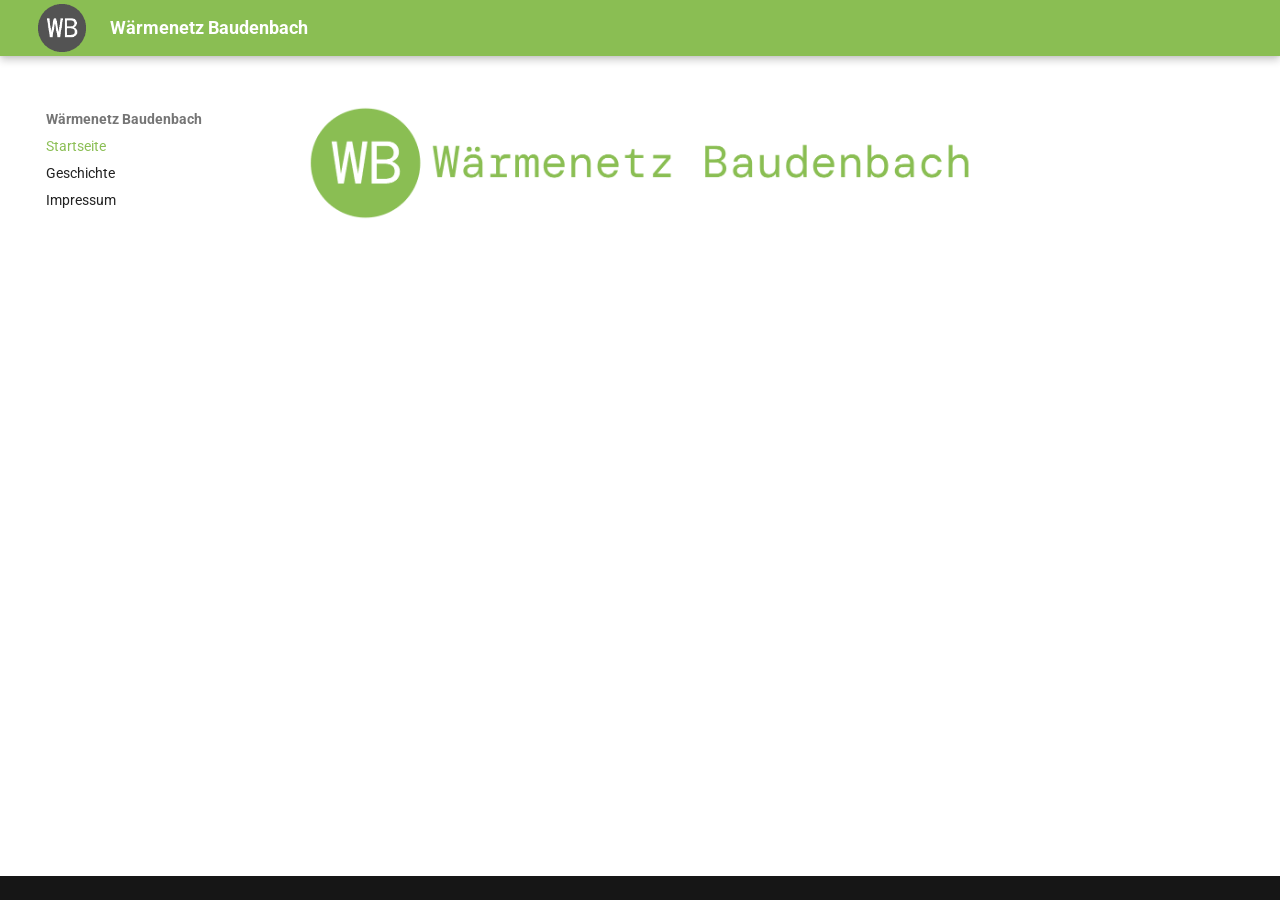
<file: index.html>
<!doctype html>
<html lang="de" class="no-js">
  <head>
    
      <meta charset="utf-8">
      <meta name="viewport" content="width=device-width,initial-scale=1">
      
        <meta name="description" content="Homepage der Wärmenetz Baudenbach UG">
      
      
        <meta name="author" content="Wärmenetz Baudenbach UG">
      
      
        <link rel="canonical" href="https://www.waermenetz-baudenbach.de/">
      
      
      
        <link rel="next" href="Geschichte/">
      
      
        
      
      
      <link rel="icon" href="assets/favicon.png">
      <meta name="generator" content="mkdocs-1.6.1, mkdocs-material-9.7.6">
    
    
      
        <title>Startseite - Wärmenetz Baudenbach</title>
      
    
    
      <link rel="stylesheet" href="assets/stylesheets/main.484c7ddc.min.css">
      
        
        <link rel="stylesheet" href="assets/stylesheets/palette.ab4e12ef.min.css">
      
      


    
    
      
    
    
      
        
        
        
        <link rel="stylesheet" href="assets/external/fonts.googleapis.com/css.49ea35f2.css">
        <style>:root{--md-text-font:"Roboto";--md-code-font:"Roboto Mono"}</style>
      
    
    
      <link rel="stylesheet" href="assets/stylesheets/extra.css">
    
    <script>__md_scope=new URL(".",location),__md_hash=e=>[...e].reduce(((e,_)=>(e<<5)-e+_.charCodeAt(0)),0),__md_get=(e,_=localStorage,t=__md_scope)=>JSON.parse(_.getItem(t.pathname+"."+e)),__md_set=(e,_,t=localStorage,a=__md_scope)=>{try{t.setItem(a.pathname+"."+e,JSON.stringify(_))}catch(e){}}</script>
    
      

    
    
  </head>
  
  
    
    
      
    
    
    
    
    <body dir="ltr" data-md-color-scheme="default" data-md-color-primary="custom" data-md-color-accent="indigo">
  
    
    <input class="md-toggle" data-md-toggle="drawer" type="checkbox" id="__drawer" autocomplete="off">
    <input class="md-toggle" data-md-toggle="search" type="checkbox" id="__search" autocomplete="off">
    <label class="md-overlay" for="__drawer"></label>
    <div data-md-component="skip">
      
        
        <a href="#_1" class="md-skip">
          Zum Inhalt
        </a>
      
    </div>
    <div data-md-component="announce">
      
    </div>
    
    
      

  

<header class="md-header md-header--shadow" data-md-component="header">
  <nav class="md-header__inner md-grid" aria-label="Kopfzeile">
    <a href="." title="Wärmenetz Baudenbach" class="md-header__button md-logo" aria-label="Wärmenetz Baudenbach" data-md-component="logo">
      
  <img src="assets/icon-grey.png" alt="logo">

    </a>
    <label class="md-header__button md-icon" for="__drawer">
      
      <svg xmlns="http://www.w3.org/2000/svg" viewBox="0 0 24 24"><path d="M3 6h18v2H3zm0 5h18v2H3zm0 5h18v2H3z"/></svg>
    </label>
    <div class="md-header__title" data-md-component="header-title">
      <div class="md-header__ellipsis">
        <div class="md-header__topic">
          <span class="md-ellipsis">
            Wärmenetz Baudenbach
          </span>
        </div>
        <div class="md-header__topic" data-md-component="header-topic">
          <span class="md-ellipsis">
            
              Startseite
            
          </span>
        </div>
      </div>
    </div>
    
      
        <form class="md-header__option" data-md-component="palette">
  
    
    
    
    <input class="md-option" data-md-color-media="" data-md-color-scheme="default" data-md-color-primary="custom" data-md-color-accent="indigo"  aria-hidden="true"  type="radio" name="__palette" id="__palette_0">
    
  
</form>
      
    
    
      <script>var palette=__md_get("__palette");if(palette&&palette.color){if("(prefers-color-scheme)"===palette.color.media){var media=matchMedia("(prefers-color-scheme: light)"),input=document.querySelector(media.matches?"[data-md-color-media='(prefers-color-scheme: light)']":"[data-md-color-media='(prefers-color-scheme: dark)']");palette.color.media=input.getAttribute("data-md-color-media"),palette.color.scheme=input.getAttribute("data-md-color-scheme"),palette.color.primary=input.getAttribute("data-md-color-primary"),palette.color.accent=input.getAttribute("data-md-color-accent")}for(var[key,value]of Object.entries(palette.color))document.body.setAttribute("data-md-color-"+key,value)}</script>
    
    
    
    
  </nav>
  
</header>
    
    <div class="md-container" data-md-component="container">
      
      
        
          
        
      
      <main class="md-main" data-md-component="main">
        <div class="md-main__inner md-grid">
          
            
              
              <div class="md-sidebar md-sidebar--primary" data-md-component="sidebar" data-md-type="navigation" >
                <div class="md-sidebar__scrollwrap">
                  <div class="md-sidebar__inner">
                    



<nav class="md-nav md-nav--primary" aria-label="Navigation" data-md-level="0">
  <label class="md-nav__title" for="__drawer">
    <a href="." title="Wärmenetz Baudenbach" class="md-nav__button md-logo" aria-label="Wärmenetz Baudenbach" data-md-component="logo">
      
  <img src="assets/icon-grey.png" alt="logo">

    </a>
    Wärmenetz Baudenbach
  </label>
  
  <ul class="md-nav__list" data-md-scrollfix>
    
      
      
  
  
    
  
  
  
    <li class="md-nav__item md-nav__item--active">
      
      <input class="md-nav__toggle md-toggle" type="checkbox" id="__toc">
      
      
        
      
      
      <a href="." class="md-nav__link md-nav__link--active">
        
  
  
  <span class="md-ellipsis">
    
  
    Startseite
  

    
  </span>
  
  

      </a>
      
    </li>
  

    
      
      
  
  
  
  
    <li class="md-nav__item">
      <a href="Geschichte/" class="md-nav__link">
        
  
  
  <span class="md-ellipsis">
    
  
    Geschichte
  

    
  </span>
  
  

      </a>
    </li>
  

    
      
      
  
  
  
  
    <li class="md-nav__item">
      <a href="Impressum/" class="md-nav__link">
        
  
  
  <span class="md-ellipsis">
    
  
    Impressum
  

    
  </span>
  
  

      </a>
    </li>
  

    
  </ul>
</nav>
                  </div>
                </div>
              </div>
            
            
              
              <div class="md-sidebar md-sidebar--secondary" data-md-component="sidebar" data-md-type="toc" >
                <div class="md-sidebar__scrollwrap">
                  <div class="md-sidebar__inner">
                    

<nav class="md-nav md-nav--secondary" aria-label="Inhaltsverzeichnis">
  
  
  
    
  
  
</nav>
                  </div>
                </div>
              </div>
            
          
          
            <div class="md-content" data-md-component="content">
              
              <article class="md-content__inner md-typeset">
                
                  



<h1 id="_1"><img alt="Logo" src="assets/logo-green.png" /></h1>







  
  






                
              </article>
            </div>
          
          
<script>var target=document.getElementById(location.hash.slice(1));target&&target.name&&(target.checked=target.name.startsWith("__tabbed_"))</script>
        </div>
        
      </main>
      
        <footer class="md-footer">
  
  <div class="md-footer-meta md-typeset">
    <div class="md-footer-meta__inner md-grid">
      <div class="md-copyright">
  
  
</div>
      
    </div>
  </div>
</footer>
      
    </div>
    <div class="md-dialog" data-md-component="dialog">
      <div class="md-dialog__inner md-typeset"></div>
    </div>
    
    
    
      
      
      <script id="__config" type="application/json">{"annotate": null, "base": ".", "features": [], "search": "assets/javascripts/workers/search.2c215733.min.js", "tags": null, "translations": {"clipboard.copied": "In Zwischenablage kopiert", "clipboard.copy": "In Zwischenablage kopieren", "search.result.more.one": "1 weiteres Suchergebnis auf dieser Seite", "search.result.more.other": "# weitere Suchergebnisse auf dieser Seite", "search.result.none": "Keine Suchergebnisse", "search.result.one": "1 Suchergebnis", "search.result.other": "# Suchergebnisse", "search.result.placeholder": "Suchbegriff eingeben", "search.result.term.missing": "Es fehlt", "select.version": "Version ausw\u00e4hlen"}, "version": null}</script>
    
    
      <script src="assets/javascripts/bundle.79ae519e.min.js"></script>
      
    
  </body>
</html>
</file>
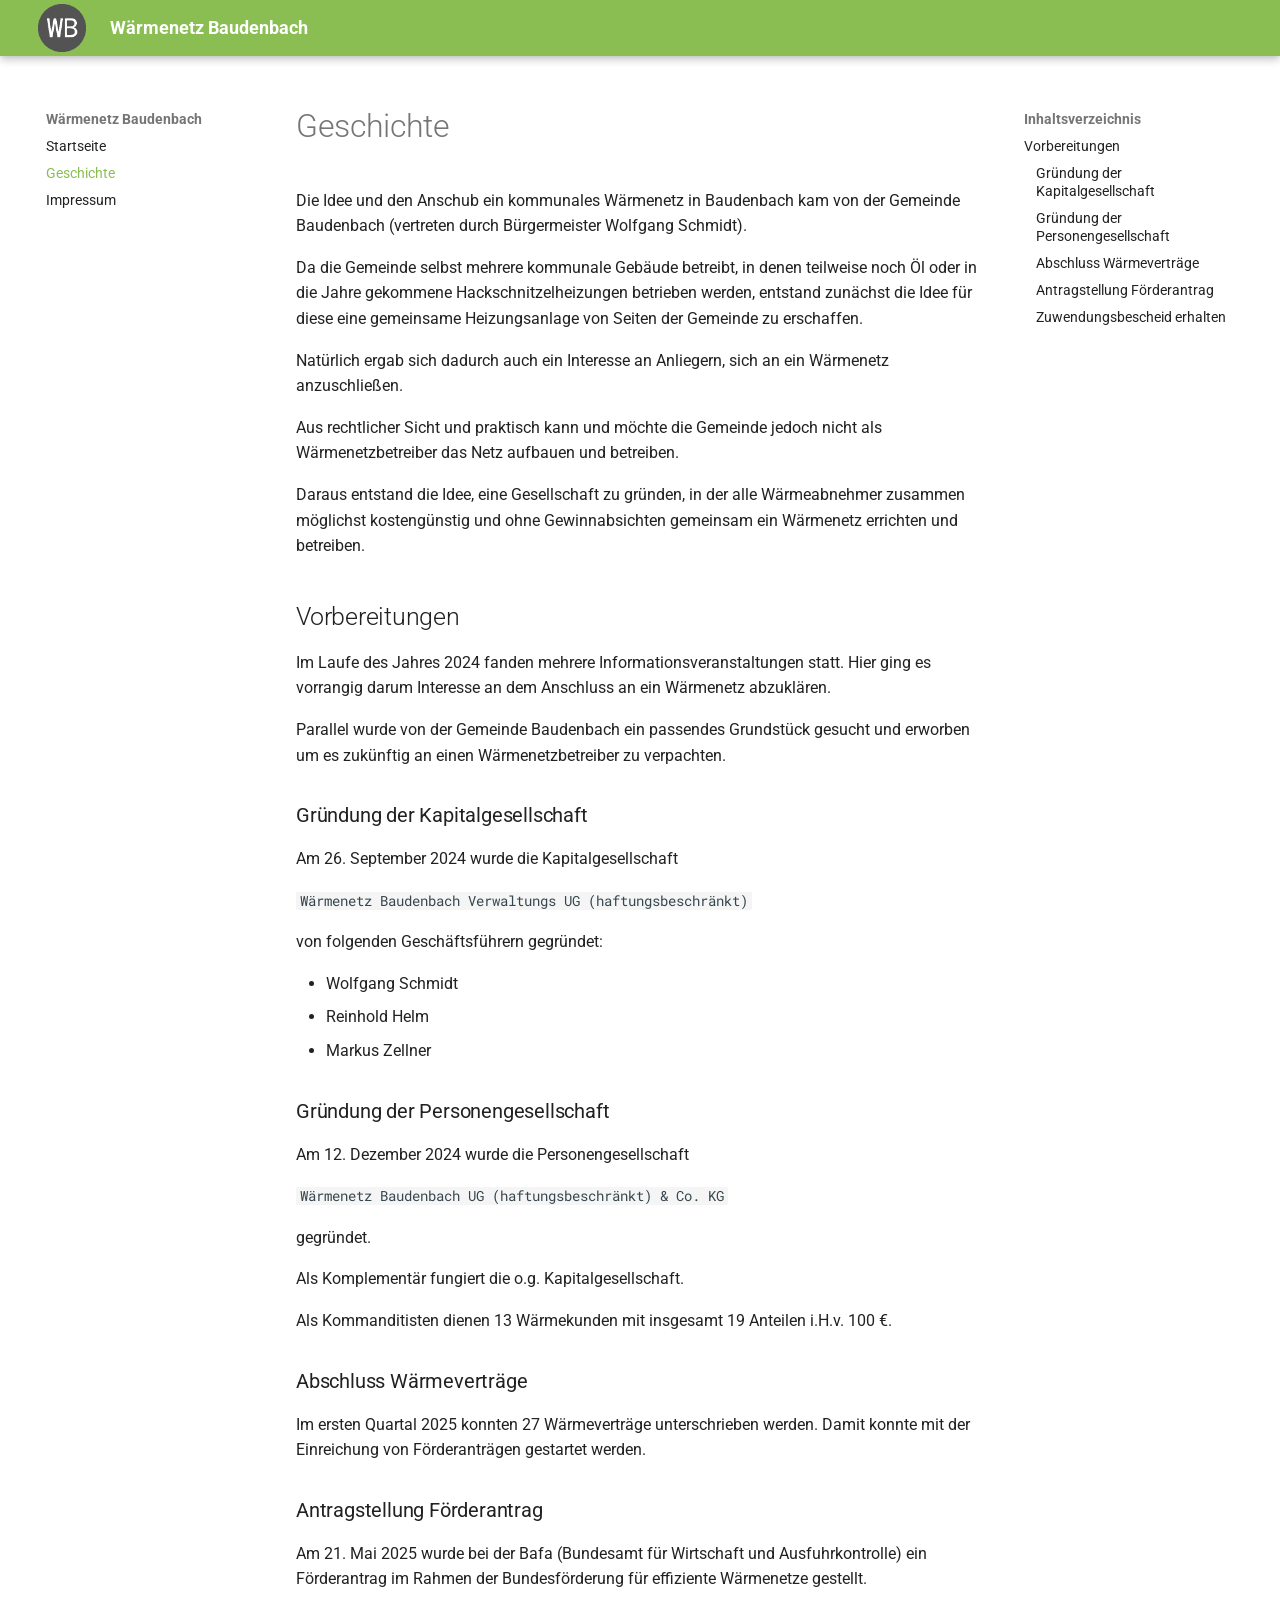
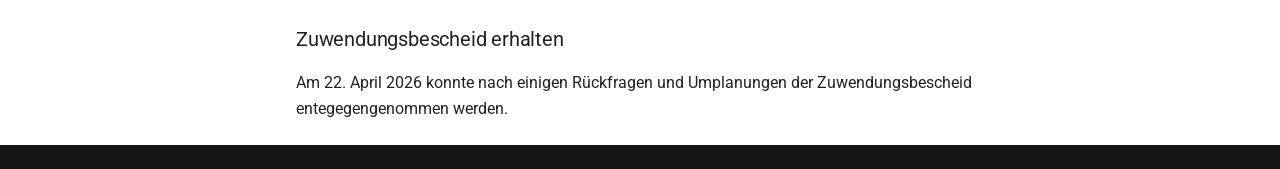
<file: Geschichte/index.html>
<!doctype html>
<html lang="de" class="no-js">
  <head>
    
      <meta charset="utf-8">
      <meta name="viewport" content="width=device-width,initial-scale=1">
      
        <meta name="description" content="Homepage der Wärmenetz Baudenbach UG">
      
      
        <meta name="author" content="Wärmenetz Baudenbach UG">
      
      
        <link rel="canonical" href="https://www.waermenetz-baudenbach.de/Geschichte/">
      
      
        <link rel="prev" href="..">
      
      
        <link rel="next" href="../Impressum/">
      
      
        
      
      
      <link rel="icon" href="../assets/favicon.png">
      <meta name="generator" content="mkdocs-1.6.1, mkdocs-material-9.7.6">
    
    
      
        <title>Geschichte - Wärmenetz Baudenbach</title>
      
    
    
      <link rel="stylesheet" href="../assets/stylesheets/main.484c7ddc.min.css">
      
        
        <link rel="stylesheet" href="../assets/stylesheets/palette.ab4e12ef.min.css">
      
      


    
    
      
    
    
      
        
        
        
        <link rel="stylesheet" href="../assets/external/fonts.googleapis.com/css.49ea35f2.css">
        <style>:root{--md-text-font:"Roboto";--md-code-font:"Roboto Mono"}</style>
      
    
    
      <link rel="stylesheet" href="../assets/stylesheets/extra.css">
    
    <script>__md_scope=new URL("..",location),__md_hash=e=>[...e].reduce(((e,_)=>(e<<5)-e+_.charCodeAt(0)),0),__md_get=(e,_=localStorage,t=__md_scope)=>JSON.parse(_.getItem(t.pathname+"."+e)),__md_set=(e,_,t=localStorage,a=__md_scope)=>{try{t.setItem(a.pathname+"."+e,JSON.stringify(_))}catch(e){}}</script>
    
      

    
    
  </head>
  
  
    
    
      
    
    
    
    
    <body dir="ltr" data-md-color-scheme="default" data-md-color-primary="custom" data-md-color-accent="indigo">
  
    
    <input class="md-toggle" data-md-toggle="drawer" type="checkbox" id="__drawer" autocomplete="off">
    <input class="md-toggle" data-md-toggle="search" type="checkbox" id="__search" autocomplete="off">
    <label class="md-overlay" for="__drawer"></label>
    <div data-md-component="skip">
      
        
        <a href="#geschichte" class="md-skip">
          Zum Inhalt
        </a>
      
    </div>
    <div data-md-component="announce">
      
    </div>
    
    
      

  

<header class="md-header md-header--shadow" data-md-component="header">
  <nav class="md-header__inner md-grid" aria-label="Kopfzeile">
    <a href=".." title="Wärmenetz Baudenbach" class="md-header__button md-logo" aria-label="Wärmenetz Baudenbach" data-md-component="logo">
      
  <img src="../assets/icon-grey.png" alt="logo">

    </a>
    <label class="md-header__button md-icon" for="__drawer">
      
      <svg xmlns="http://www.w3.org/2000/svg" viewBox="0 0 24 24"><path d="M3 6h18v2H3zm0 5h18v2H3zm0 5h18v2H3z"/></svg>
    </label>
    <div class="md-header__title" data-md-component="header-title">
      <div class="md-header__ellipsis">
        <div class="md-header__topic">
          <span class="md-ellipsis">
            Wärmenetz Baudenbach
          </span>
        </div>
        <div class="md-header__topic" data-md-component="header-topic">
          <span class="md-ellipsis">
            
              Geschichte
            
          </span>
        </div>
      </div>
    </div>
    
      
        <form class="md-header__option" data-md-component="palette">
  
    
    
    
    <input class="md-option" data-md-color-media="" data-md-color-scheme="default" data-md-color-primary="custom" data-md-color-accent="indigo"  aria-hidden="true"  type="radio" name="__palette" id="__palette_0">
    
  
</form>
      
    
    
      <script>var palette=__md_get("__palette");if(palette&&palette.color){if("(prefers-color-scheme)"===palette.color.media){var media=matchMedia("(prefers-color-scheme: light)"),input=document.querySelector(media.matches?"[data-md-color-media='(prefers-color-scheme: light)']":"[data-md-color-media='(prefers-color-scheme: dark)']");palette.color.media=input.getAttribute("data-md-color-media"),palette.color.scheme=input.getAttribute("data-md-color-scheme"),palette.color.primary=input.getAttribute("data-md-color-primary"),palette.color.accent=input.getAttribute("data-md-color-accent")}for(var[key,value]of Object.entries(palette.color))document.body.setAttribute("data-md-color-"+key,value)}</script>
    
    
    
    
  </nav>
  
</header>
    
    <div class="md-container" data-md-component="container">
      
      
        
          
        
      
      <main class="md-main" data-md-component="main">
        <div class="md-main__inner md-grid">
          
            
              
              <div class="md-sidebar md-sidebar--primary" data-md-component="sidebar" data-md-type="navigation" >
                <div class="md-sidebar__scrollwrap">
                  <div class="md-sidebar__inner">
                    



<nav class="md-nav md-nav--primary" aria-label="Navigation" data-md-level="0">
  <label class="md-nav__title" for="__drawer">
    <a href=".." title="Wärmenetz Baudenbach" class="md-nav__button md-logo" aria-label="Wärmenetz Baudenbach" data-md-component="logo">
      
  <img src="../assets/icon-grey.png" alt="logo">

    </a>
    Wärmenetz Baudenbach
  </label>
  
  <ul class="md-nav__list" data-md-scrollfix>
    
      
      
  
  
  
  
    <li class="md-nav__item">
      <a href=".." class="md-nav__link">
        
  
  
  <span class="md-ellipsis">
    
  
    Startseite
  

    
  </span>
  
  

      </a>
    </li>
  

    
      
      
  
  
    
  
  
  
    <li class="md-nav__item md-nav__item--active">
      
      <input class="md-nav__toggle md-toggle" type="checkbox" id="__toc">
      
      
        
      
      
        <label class="md-nav__link md-nav__link--active" for="__toc">
          
  
  
  <span class="md-ellipsis">
    
  
    Geschichte
  

    
  </span>
  
  

          <span class="md-nav__icon md-icon"></span>
        </label>
      
      <a href="./" class="md-nav__link md-nav__link--active">
        
  
  
  <span class="md-ellipsis">
    
  
    Geschichte
  

    
  </span>
  
  

      </a>
      
        

<nav class="md-nav md-nav--secondary" aria-label="Inhaltsverzeichnis">
  
  
  
    
  
  
    <label class="md-nav__title" for="__toc">
      <span class="md-nav__icon md-icon"></span>
      Inhaltsverzeichnis
    </label>
    <ul class="md-nav__list" data-md-component="toc" data-md-scrollfix>
      
        <li class="md-nav__item">
  <a href="#vorbereitungen" class="md-nav__link">
    <span class="md-ellipsis">
      
        Vorbereitungen
      
    </span>
  </a>
  
    <nav class="md-nav" aria-label="Vorbereitungen">
      <ul class="md-nav__list">
        
          <li class="md-nav__item">
  <a href="#grundung-der-kapitalgesellschaft" class="md-nav__link">
    <span class="md-ellipsis">
      
        Gründung der Kapitalgesellschaft
      
    </span>
  </a>
  
</li>
        
          <li class="md-nav__item">
  <a href="#grundung-der-personengesellschaft" class="md-nav__link">
    <span class="md-ellipsis">
      
        Gründung der Personengesellschaft
      
    </span>
  </a>
  
</li>
        
          <li class="md-nav__item">
  <a href="#abschluss-warmevertrage" class="md-nav__link">
    <span class="md-ellipsis">
      
        Abschluss Wärmeverträge
      
    </span>
  </a>
  
</li>
        
          <li class="md-nav__item">
  <a href="#antragstellung-forderantrag" class="md-nav__link">
    <span class="md-ellipsis">
      
        Antragstellung Förderantrag
      
    </span>
  </a>
  
</li>
        
          <li class="md-nav__item">
  <a href="#zuwendungsbescheid-erhalten" class="md-nav__link">
    <span class="md-ellipsis">
      
        Zuwendungsbescheid erhalten
      
    </span>
  </a>
  
</li>
        
      </ul>
    </nav>
  
</li>
      
    </ul>
  
</nav>
      
    </li>
  

    
      
      
  
  
  
  
    <li class="md-nav__item">
      <a href="../Impressum/" class="md-nav__link">
        
  
  
  <span class="md-ellipsis">
    
  
    Impressum
  

    
  </span>
  
  

      </a>
    </li>
  

    
  </ul>
</nav>
                  </div>
                </div>
              </div>
            
            
              
              <div class="md-sidebar md-sidebar--secondary" data-md-component="sidebar" data-md-type="toc" >
                <div class="md-sidebar__scrollwrap">
                  <div class="md-sidebar__inner">
                    

<nav class="md-nav md-nav--secondary" aria-label="Inhaltsverzeichnis">
  
  
  
    
  
  
    <label class="md-nav__title" for="__toc">
      <span class="md-nav__icon md-icon"></span>
      Inhaltsverzeichnis
    </label>
    <ul class="md-nav__list" data-md-component="toc" data-md-scrollfix>
      
        <li class="md-nav__item">
  <a href="#vorbereitungen" class="md-nav__link">
    <span class="md-ellipsis">
      
        Vorbereitungen
      
    </span>
  </a>
  
    <nav class="md-nav" aria-label="Vorbereitungen">
      <ul class="md-nav__list">
        
          <li class="md-nav__item">
  <a href="#grundung-der-kapitalgesellschaft" class="md-nav__link">
    <span class="md-ellipsis">
      
        Gründung der Kapitalgesellschaft
      
    </span>
  </a>
  
</li>
        
          <li class="md-nav__item">
  <a href="#grundung-der-personengesellschaft" class="md-nav__link">
    <span class="md-ellipsis">
      
        Gründung der Personengesellschaft
      
    </span>
  </a>
  
</li>
        
          <li class="md-nav__item">
  <a href="#abschluss-warmevertrage" class="md-nav__link">
    <span class="md-ellipsis">
      
        Abschluss Wärmeverträge
      
    </span>
  </a>
  
</li>
        
          <li class="md-nav__item">
  <a href="#antragstellung-forderantrag" class="md-nav__link">
    <span class="md-ellipsis">
      
        Antragstellung Förderantrag
      
    </span>
  </a>
  
</li>
        
          <li class="md-nav__item">
  <a href="#zuwendungsbescheid-erhalten" class="md-nav__link">
    <span class="md-ellipsis">
      
        Zuwendungsbescheid erhalten
      
    </span>
  </a>
  
</li>
        
      </ul>
    </nav>
  
</li>
      
    </ul>
  
</nav>
                  </div>
                </div>
              </div>
            
          
          
            <div class="md-content" data-md-component="content">
              
              <article class="md-content__inner md-typeset">
                
                  



<h1 id="geschichte">Geschichte</h1>
<p>Die Idee und den Anschub ein kommunales Wärmenetz in Baudenbach kam von der Gemeinde Baudenbach (vertreten durch Bürgermeister Wolfgang Schmidt). </p>
<p>Da die Gemeinde selbst mehrere kommunale Gebäude betreibt, in denen teilweise noch Öl oder in die Jahre gekommene Hackschnitzelheizungen betrieben werden, entstand zunächst die Idee für diese eine gemeinsame Heizungsanlage von Seiten der Gemeinde zu erschaffen.</p>
<p>Natürlich ergab sich dadurch auch ein Interesse an Anliegern, sich an ein Wärmenetz anzuschließen.</p>
<p>Aus rechtlicher Sicht und praktisch kann und möchte die Gemeinde jedoch nicht als Wärmenetzbetreiber das Netz aufbauen und betreiben.</p>
<p>Daraus entstand die Idee, eine Gesellschaft zu gründen, in der alle Wärmeabnehmer zusammen möglichst kostengünstig und ohne Gewinnabsichten gemeinsam ein Wärmenetz errichten und betreiben.</p>
<h2 id="vorbereitungen">Vorbereitungen</h2>
<p>Im Laufe des Jahres 2024 fanden mehrere Informationsveranstaltungen statt. Hier ging es vorrangig darum Interesse an dem Anschluss an ein Wärmenetz abzuklären.</p>
<p>Parallel wurde von der Gemeinde Baudenbach ein passendes Grundstück gesucht und erworben um es zukünftig an einen Wärmenetzbetreiber zu verpachten.</p>
<h3 id="grundung-der-kapitalgesellschaft">Gründung der Kapitalgesellschaft</h3>
<p>Am 26. September 2024 wurde die Kapitalgesellschaft </p>
<p><code>Wärmenetz Baudenbach Verwaltungs UG (haftungsbeschränkt)</code> </p>
<p>von folgenden Geschäftsführern gegründet:</p>
<ul>
<li>Wolfgang Schmidt</li>
<li>Reinhold Helm</li>
<li>Markus Zellner</li>
</ul>
<h3 id="grundung-der-personengesellschaft">Gründung der Personengesellschaft</h3>
<p>Am 12. Dezember 2024 wurde die Personengesellschaft </p>
<p><code>Wärmenetz Baudenbach UG (haftungsbeschränkt) &amp; Co. KG</code> </p>
<p>gegründet.</p>
<p>Als Komplementär fungiert die o.g. Kapitalgesellschaft. </p>
<p>Als Kommanditisten dienen 13 Wärmekunden mit insgesamt 19 Anteilen i.H.v. 100 €.</p>
<h3 id="abschluss-warmevertrage">Abschluss Wärmeverträge</h3>
<p>Im ersten Quartal 2025 konnten 27 Wärmeverträge unterschrieben werden. Damit konnte mit der Einreichung von Förderanträgen gestartet werden.</p>
<h3 id="antragstellung-forderantrag">Antragstellung Förderantrag</h3>
<p>Am 21. Mai 2025 wurde bei der Bafa (Bundesamt für Wirtschaft und Ausfuhrkontrolle) ein Förderantrag im Rahmen der Bundesförderung für effiziente Wärmenetze gestellt.</p>
<h3 id="zuwendungsbescheid-erhalten">Zuwendungsbescheid erhalten</h3>
<p>Am 22. April 2026 konnte nach einigen Rückfragen und Umplanungen der Zuwendungsbescheid entegegengenommen werden. </p>












                
              </article>
            </div>
          
          
<script>var target=document.getElementById(location.hash.slice(1));target&&target.name&&(target.checked=target.name.startsWith("__tabbed_"))</script>
        </div>
        
      </main>
      
        <footer class="md-footer">
  
  <div class="md-footer-meta md-typeset">
    <div class="md-footer-meta__inner md-grid">
      <div class="md-copyright">
  
  
</div>
      
    </div>
  </div>
</footer>
      
    </div>
    <div class="md-dialog" data-md-component="dialog">
      <div class="md-dialog__inner md-typeset"></div>
    </div>
    
    
    
      
      
      <script id="__config" type="application/json">{"annotate": null, "base": "..", "features": [], "search": "../assets/javascripts/workers/search.2c215733.min.js", "tags": null, "translations": {"clipboard.copied": "In Zwischenablage kopiert", "clipboard.copy": "In Zwischenablage kopieren", "search.result.more.one": "1 weiteres Suchergebnis auf dieser Seite", "search.result.more.other": "# weitere Suchergebnisse auf dieser Seite", "search.result.none": "Keine Suchergebnisse", "search.result.one": "1 Suchergebnis", "search.result.other": "# Suchergebnisse", "search.result.placeholder": "Suchbegriff eingeben", "search.result.term.missing": "Es fehlt", "select.version": "Version ausw\u00e4hlen"}, "version": null}</script>
    
    
      <script src="../assets/javascripts/bundle.79ae519e.min.js"></script>
      
    
  </body>
</html>
</file>
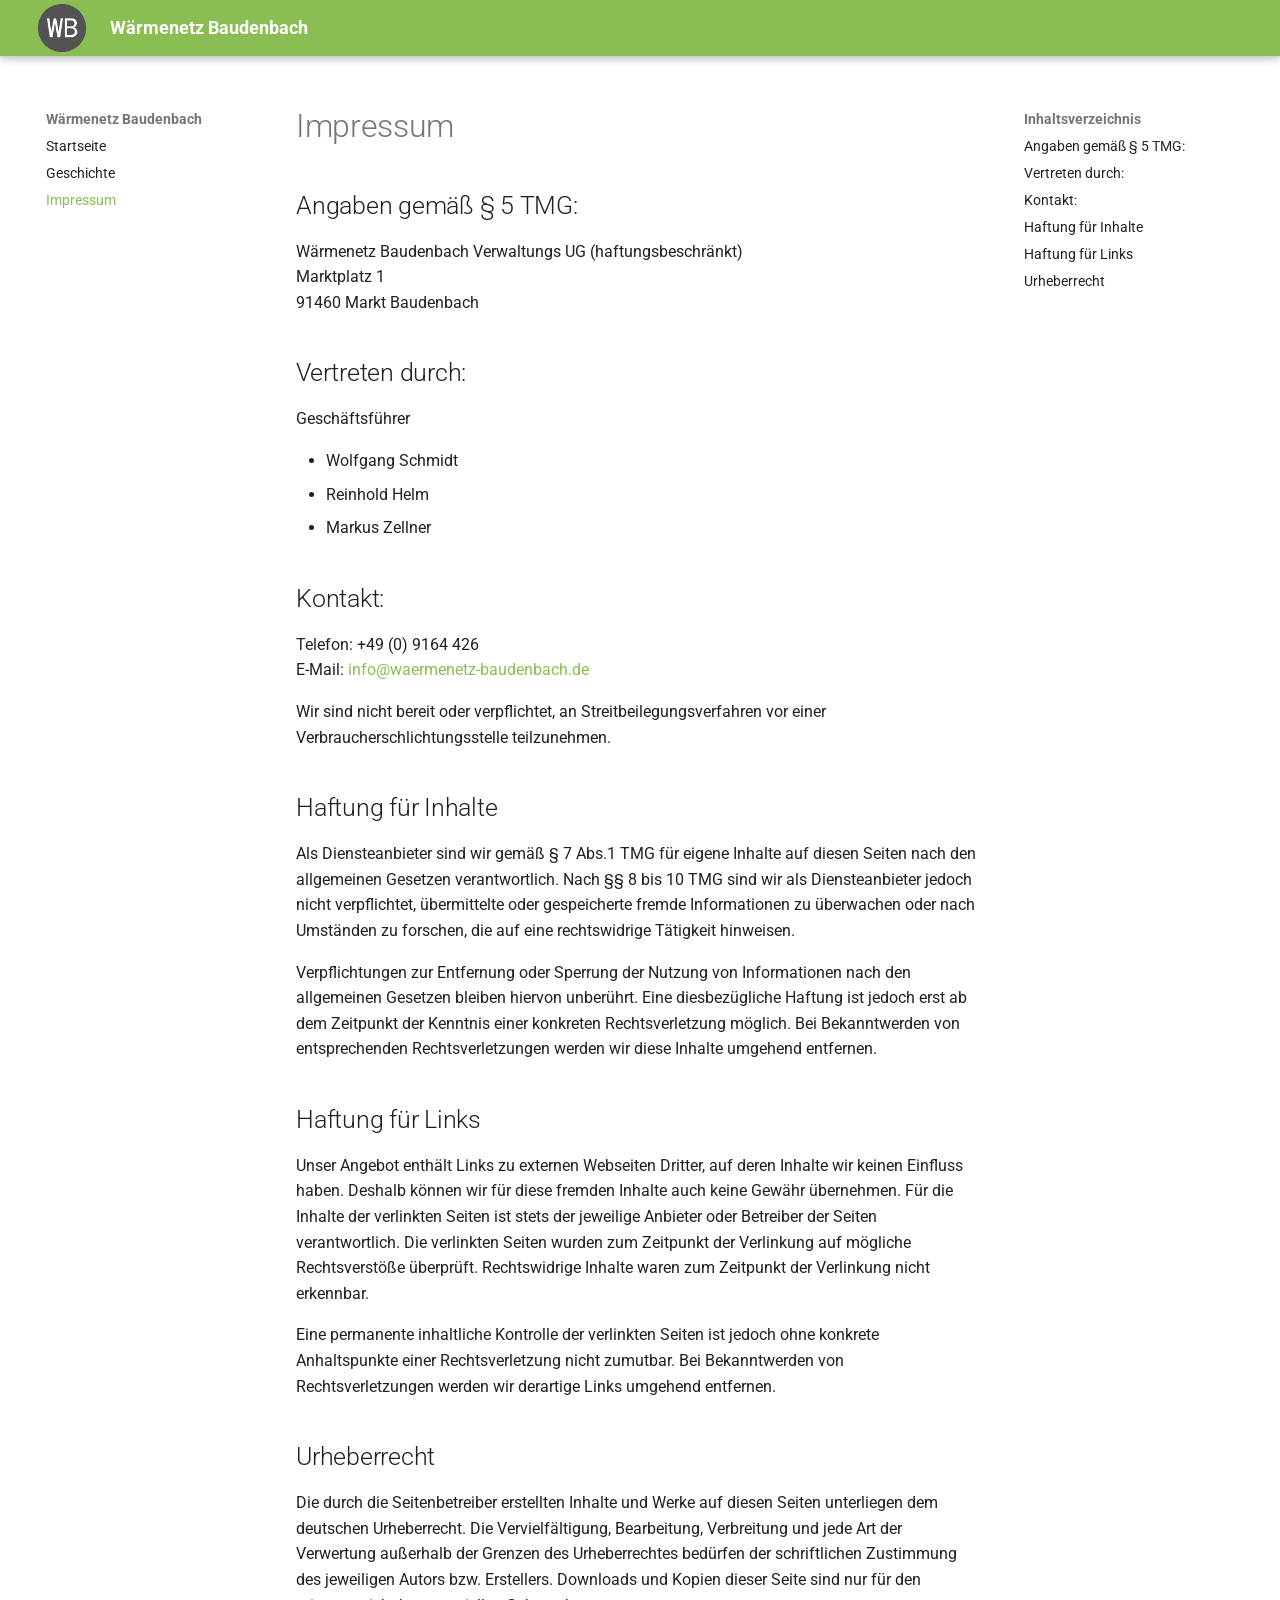
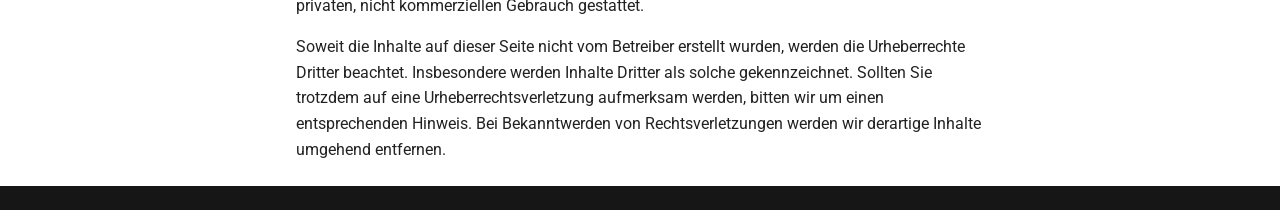
<file: Impressum/index.html>
<!doctype html>
<html lang="de" class="no-js">
  <head>
    
      <meta charset="utf-8">
      <meta name="viewport" content="width=device-width,initial-scale=1">
      
        <meta name="description" content="Homepage der Wärmenetz Baudenbach UG">
      
      
        <meta name="author" content="Wärmenetz Baudenbach UG">
      
      
        <link rel="canonical" href="https://www.waermenetz-baudenbach.de/Impressum/">
      
      
        <link rel="prev" href="../Geschichte/">
      
      
      
        
      
      
      <link rel="icon" href="../assets/favicon.png">
      <meta name="generator" content="mkdocs-1.6.1, mkdocs-material-9.7.6">
    
    
      
        <title>Impressum - Wärmenetz Baudenbach</title>
      
    
    
      <link rel="stylesheet" href="../assets/stylesheets/main.484c7ddc.min.css">
      
        
        <link rel="stylesheet" href="../assets/stylesheets/palette.ab4e12ef.min.css">
      
      


    
    
      
    
    
      
        
        
        
        <link rel="stylesheet" href="../assets/external/fonts.googleapis.com/css.49ea35f2.css">
        <style>:root{--md-text-font:"Roboto";--md-code-font:"Roboto Mono"}</style>
      
    
    
      <link rel="stylesheet" href="../assets/stylesheets/extra.css">
    
    <script>__md_scope=new URL("..",location),__md_hash=e=>[...e].reduce(((e,_)=>(e<<5)-e+_.charCodeAt(0)),0),__md_get=(e,_=localStorage,t=__md_scope)=>JSON.parse(_.getItem(t.pathname+"."+e)),__md_set=(e,_,t=localStorage,a=__md_scope)=>{try{t.setItem(a.pathname+"."+e,JSON.stringify(_))}catch(e){}}</script>
    
      

    
    
  </head>
  
  
    
    
      
    
    
    
    
    <body dir="ltr" data-md-color-scheme="default" data-md-color-primary="custom" data-md-color-accent="indigo">
  
    
    <input class="md-toggle" data-md-toggle="drawer" type="checkbox" id="__drawer" autocomplete="off">
    <input class="md-toggle" data-md-toggle="search" type="checkbox" id="__search" autocomplete="off">
    <label class="md-overlay" for="__drawer"></label>
    <div data-md-component="skip">
      
        
        <a href="#impressum" class="md-skip">
          Zum Inhalt
        </a>
      
    </div>
    <div data-md-component="announce">
      
    </div>
    
    
      

  

<header class="md-header md-header--shadow" data-md-component="header">
  <nav class="md-header__inner md-grid" aria-label="Kopfzeile">
    <a href=".." title="Wärmenetz Baudenbach" class="md-header__button md-logo" aria-label="Wärmenetz Baudenbach" data-md-component="logo">
      
  <img src="../assets/icon-grey.png" alt="logo">

    </a>
    <label class="md-header__button md-icon" for="__drawer">
      
      <svg xmlns="http://www.w3.org/2000/svg" viewBox="0 0 24 24"><path d="M3 6h18v2H3zm0 5h18v2H3zm0 5h18v2H3z"/></svg>
    </label>
    <div class="md-header__title" data-md-component="header-title">
      <div class="md-header__ellipsis">
        <div class="md-header__topic">
          <span class="md-ellipsis">
            Wärmenetz Baudenbach
          </span>
        </div>
        <div class="md-header__topic" data-md-component="header-topic">
          <span class="md-ellipsis">
            
              Impressum
            
          </span>
        </div>
      </div>
    </div>
    
      
        <form class="md-header__option" data-md-component="palette">
  
    
    
    
    <input class="md-option" data-md-color-media="" data-md-color-scheme="default" data-md-color-primary="custom" data-md-color-accent="indigo"  aria-hidden="true"  type="radio" name="__palette" id="__palette_0">
    
  
</form>
      
    
    
      <script>var palette=__md_get("__palette");if(palette&&palette.color){if("(prefers-color-scheme)"===palette.color.media){var media=matchMedia("(prefers-color-scheme: light)"),input=document.querySelector(media.matches?"[data-md-color-media='(prefers-color-scheme: light)']":"[data-md-color-media='(prefers-color-scheme: dark)']");palette.color.media=input.getAttribute("data-md-color-media"),palette.color.scheme=input.getAttribute("data-md-color-scheme"),palette.color.primary=input.getAttribute("data-md-color-primary"),palette.color.accent=input.getAttribute("data-md-color-accent")}for(var[key,value]of Object.entries(palette.color))document.body.setAttribute("data-md-color-"+key,value)}</script>
    
    
    
    
  </nav>
  
</header>
    
    <div class="md-container" data-md-component="container">
      
      
        
          
        
      
      <main class="md-main" data-md-component="main">
        <div class="md-main__inner md-grid">
          
            
              
              <div class="md-sidebar md-sidebar--primary" data-md-component="sidebar" data-md-type="navigation" >
                <div class="md-sidebar__scrollwrap">
                  <div class="md-sidebar__inner">
                    



<nav class="md-nav md-nav--primary" aria-label="Navigation" data-md-level="0">
  <label class="md-nav__title" for="__drawer">
    <a href=".." title="Wärmenetz Baudenbach" class="md-nav__button md-logo" aria-label="Wärmenetz Baudenbach" data-md-component="logo">
      
  <img src="../assets/icon-grey.png" alt="logo">

    </a>
    Wärmenetz Baudenbach
  </label>
  
  <ul class="md-nav__list" data-md-scrollfix>
    
      
      
  
  
  
  
    <li class="md-nav__item">
      <a href=".." class="md-nav__link">
        
  
  
  <span class="md-ellipsis">
    
  
    Startseite
  

    
  </span>
  
  

      </a>
    </li>
  

    
      
      
  
  
  
  
    <li class="md-nav__item">
      <a href="../Geschichte/" class="md-nav__link">
        
  
  
  <span class="md-ellipsis">
    
  
    Geschichte
  

    
  </span>
  
  

      </a>
    </li>
  

    
      
      
  
  
    
  
  
  
    <li class="md-nav__item md-nav__item--active">
      
      <input class="md-nav__toggle md-toggle" type="checkbox" id="__toc">
      
      
        
      
      
        <label class="md-nav__link md-nav__link--active" for="__toc">
          
  
  
  <span class="md-ellipsis">
    
  
    Impressum
  

    
  </span>
  
  

          <span class="md-nav__icon md-icon"></span>
        </label>
      
      <a href="./" class="md-nav__link md-nav__link--active">
        
  
  
  <span class="md-ellipsis">
    
  
    Impressum
  

    
  </span>
  
  

      </a>
      
        

<nav class="md-nav md-nav--secondary" aria-label="Inhaltsverzeichnis">
  
  
  
    
  
  
    <label class="md-nav__title" for="__toc">
      <span class="md-nav__icon md-icon"></span>
      Inhaltsverzeichnis
    </label>
    <ul class="md-nav__list" data-md-component="toc" data-md-scrollfix>
      
        <li class="md-nav__item">
  <a href="#angaben-gema-5-tmg" class="md-nav__link">
    <span class="md-ellipsis">
      
        Angaben gemäß § 5 TMG:
      
    </span>
  </a>
  
</li>
      
        <li class="md-nav__item">
  <a href="#vertreten-durch" class="md-nav__link">
    <span class="md-ellipsis">
      
        Vertreten durch:
      
    </span>
  </a>
  
</li>
      
        <li class="md-nav__item">
  <a href="#kontakt" class="md-nav__link">
    <span class="md-ellipsis">
      
        Kontakt:
      
    </span>
  </a>
  
</li>
      
        <li class="md-nav__item">
  <a href="#haftung-fur-inhalte" class="md-nav__link">
    <span class="md-ellipsis">
      
        Haftung für Inhalte
      
    </span>
  </a>
  
</li>
      
        <li class="md-nav__item">
  <a href="#haftung-fur-links" class="md-nav__link">
    <span class="md-ellipsis">
      
        Haftung für Links
      
    </span>
  </a>
  
</li>
      
        <li class="md-nav__item">
  <a href="#urheberrecht" class="md-nav__link">
    <span class="md-ellipsis">
      
        Urheberrecht
      
    </span>
  </a>
  
</li>
      
    </ul>
  
</nav>
      
    </li>
  

    
  </ul>
</nav>
                  </div>
                </div>
              </div>
            
            
              
              <div class="md-sidebar md-sidebar--secondary" data-md-component="sidebar" data-md-type="toc" >
                <div class="md-sidebar__scrollwrap">
                  <div class="md-sidebar__inner">
                    

<nav class="md-nav md-nav--secondary" aria-label="Inhaltsverzeichnis">
  
  
  
    
  
  
    <label class="md-nav__title" for="__toc">
      <span class="md-nav__icon md-icon"></span>
      Inhaltsverzeichnis
    </label>
    <ul class="md-nav__list" data-md-component="toc" data-md-scrollfix>
      
        <li class="md-nav__item">
  <a href="#angaben-gema-5-tmg" class="md-nav__link">
    <span class="md-ellipsis">
      
        Angaben gemäß § 5 TMG:
      
    </span>
  </a>
  
</li>
      
        <li class="md-nav__item">
  <a href="#vertreten-durch" class="md-nav__link">
    <span class="md-ellipsis">
      
        Vertreten durch:
      
    </span>
  </a>
  
</li>
      
        <li class="md-nav__item">
  <a href="#kontakt" class="md-nav__link">
    <span class="md-ellipsis">
      
        Kontakt:
      
    </span>
  </a>
  
</li>
      
        <li class="md-nav__item">
  <a href="#haftung-fur-inhalte" class="md-nav__link">
    <span class="md-ellipsis">
      
        Haftung für Inhalte
      
    </span>
  </a>
  
</li>
      
        <li class="md-nav__item">
  <a href="#haftung-fur-links" class="md-nav__link">
    <span class="md-ellipsis">
      
        Haftung für Links
      
    </span>
  </a>
  
</li>
      
        <li class="md-nav__item">
  <a href="#urheberrecht" class="md-nav__link">
    <span class="md-ellipsis">
      
        Urheberrecht
      
    </span>
  </a>
  
</li>
      
    </ul>
  
</nav>
                  </div>
                </div>
              </div>
            
          
          
            <div class="md-content" data-md-component="content">
              
              <article class="md-content__inner md-typeset">
                
                  



<h1 id="impressum">Impressum</h1>
<h2 id="angaben-gema-5-tmg">Angaben gemäß § 5 TMG:</h2>
<p>Wärmenetz Baudenbach Verwaltungs UG (haftungsbeschränkt)<br />
Marktplatz 1<br />
91460 Markt Baudenbach  </p>
<h2 id="vertreten-durch">Vertreten durch:</h2>
<p>Geschäftsführer</p>
<ul>
<li>Wolfgang Schmidt</li>
<li>Reinhold Helm</li>
<li>Markus Zellner</li>
</ul>
<h2 id="kontakt">Kontakt:</h2>
<p>Telefon:    +49 (0) 9164 426<br />
E-Mail:     <a href="&#x6d;&#x61;&#x69;&#x6c;&#x74;&#x6f;&#x3a;%69&#x6e;%66&#x6f;&#x40;%77a%65rm&#x65;%6e&#x65;%74z&#x2d;b&#x61;u%64&#x65;%6e%62&#x61;c&#x68;.&#x64;e" title="&#x69;&#x6e;&#x66;&#x6f;@&#x77;ae&#x72;m&#x65;netz&#x2d;&#x62;audenbach.&#x64;e">&#x69;&#x6e;&#x66;&#x6f;@&#x77;ae&#x72;m&#x65;netz&#x2d;&#x62;audenbach.&#x64;e</a>  </p>
<p>Wir sind nicht bereit oder verpflichtet, an Streitbeilegungsverfahren vor einer Verbraucherschlichtungsstelle teilzunehmen.</p>
<h2 id="haftung-fur-inhalte">Haftung für Inhalte</h2>
<p>Als Diensteanbieter sind wir gemäß § 7 Abs.1 TMG für eigene Inhalte auf diesen Seiten nach den allgemeinen Gesetzen verantwortlich. Nach §§ 8 bis 10 TMG sind wir als Diensteanbieter jedoch nicht verpflichtet, übermittelte oder gespeicherte fremde Informationen zu überwachen oder nach Umständen zu forschen, die auf eine rechtswidrige Tätigkeit hinweisen.</p>
<p>Verpflichtungen zur Entfernung oder Sperrung der Nutzung von Informationen nach den allgemeinen Gesetzen bleiben hiervon unberührt. Eine diesbezügliche Haftung ist jedoch erst ab dem Zeitpunkt der Kenntnis einer konkreten Rechtsverletzung möglich. Bei Bekanntwerden von entsprechenden Rechtsverletzungen werden wir diese Inhalte umgehend entfernen.</p>
<h2 id="haftung-fur-links">Haftung für Links</h2>
<p>Unser Angebot enthält Links zu externen Webseiten Dritter, auf deren Inhalte wir keinen Einfluss haben. Deshalb können wir für diese fremden Inhalte auch keine Gewähr übernehmen. Für die Inhalte der verlinkten Seiten ist stets der jeweilige Anbieter oder Betreiber der Seiten verantwortlich. Die verlinkten Seiten wurden zum Zeitpunkt der Verlinkung auf mögliche Rechtsverstöße überprüft. Rechtswidrige Inhalte waren zum Zeitpunkt der Verlinkung nicht erkennbar.</p>
<p>Eine permanente inhaltliche Kontrolle der verlinkten Seiten ist jedoch ohne konkrete Anhaltspunkte einer Rechtsverletzung nicht zumutbar. Bei Bekanntwerden von Rechtsverletzungen werden wir derartige Links umgehend entfernen.</p>
<h2 id="urheberrecht">Urheberrecht</h2>
<p>Die durch die Seitenbetreiber erstellten Inhalte und Werke auf diesen Seiten unterliegen dem deutschen Urheberrecht. Die Vervielfältigung, Bearbeitung, Verbreitung und jede Art der Verwertung außerhalb der Grenzen des Urheberrechtes bedürfen der schriftlichen Zustimmung des jeweiligen Autors bzw. Erstellers. Downloads und Kopien dieser Seite sind nur für den privaten, nicht kommerziellen Gebrauch gestattet.</p>
<p>Soweit die Inhalte auf dieser Seite nicht vom Betreiber erstellt wurden, werden die Urheberrechte Dritter beachtet. Insbesondere werden Inhalte Dritter als solche gekennzeichnet. Sollten Sie trotzdem auf eine Urheberrechtsverletzung aufmerksam werden, bitten wir um einen entsprechenden Hinweis. Bei Bekanntwerden von Rechtsverletzungen werden wir derartige Inhalte umgehend entfernen.</p>












                
              </article>
            </div>
          
          
<script>var target=document.getElementById(location.hash.slice(1));target&&target.name&&(target.checked=target.name.startsWith("__tabbed_"))</script>
        </div>
        
      </main>
      
        <footer class="md-footer">
  
  <div class="md-footer-meta md-typeset">
    <div class="md-footer-meta__inner md-grid">
      <div class="md-copyright">
  
  
</div>
      
    </div>
  </div>
</footer>
      
    </div>
    <div class="md-dialog" data-md-component="dialog">
      <div class="md-dialog__inner md-typeset"></div>
    </div>
    
    
    
      
      
      <script id="__config" type="application/json">{"annotate": null, "base": "..", "features": [], "search": "../assets/javascripts/workers/search.2c215733.min.js", "tags": null, "translations": {"clipboard.copied": "In Zwischenablage kopiert", "clipboard.copy": "In Zwischenablage kopieren", "search.result.more.one": "1 weiteres Suchergebnis auf dieser Seite", "search.result.more.other": "# weitere Suchergebnisse auf dieser Seite", "search.result.none": "Keine Suchergebnisse", "search.result.one": "1 Suchergebnis", "search.result.other": "# Suchergebnisse", "search.result.placeholder": "Suchbegriff eingeben", "search.result.term.missing": "Es fehlt", "select.version": "Version ausw\u00e4hlen"}, "version": null}</script>
    
    
      <script src="../assets/javascripts/bundle.79ae519e.min.js"></script>
      
    
  </body>
</html>
</file>
<file: assets/external/fonts.googleapis.com/css.49ea35f2.css>
/* cyrillic-ext */
@font-face {
  font-family: 'Roboto';
  font-style: italic;
  font-weight: 300;
  font-stretch: 100%;
  font-display: fallback;
  src: url(../fonts.gstatic.com/s/roboto/v51/KFO5CnqEu92Fr1Mu53ZEC9_Vu3r1gIhOszmkC3kaWzU.woff2) format('woff2');
  unicode-range: U+0460-052F, U+1C80-1C8A, U+20B4, U+2DE0-2DFF, U+A640-A69F, U+FE2E-FE2F;
}
/* cyrillic */
@font-face {
  font-family: 'Roboto';
  font-style: italic;
  font-weight: 300;
  font-stretch: 100%;
  font-display: fallback;
  src: url(../fonts.gstatic.com/s/roboto/v51/KFO5CnqEu92Fr1Mu53ZEC9_Vu3r1gIhOszmkAnkaWzU.woff2) format('woff2');
  unicode-range: U+0301, U+0400-045F, U+0490-0491, U+04B0-04B1, U+2116;
}
/* greek-ext */
@font-face {
  font-family: 'Roboto';
  font-style: italic;
  font-weight: 300;
  font-stretch: 100%;
  font-display: fallback;
  src: url(../fonts.gstatic.com/s/roboto/v51/KFO5CnqEu92Fr1Mu53ZEC9_Vu3r1gIhOszmkCnkaWzU.woff2) format('woff2');
  unicode-range: U+1F00-1FFF;
}
/* greek */
@font-face {
  font-family: 'Roboto';
  font-style: italic;
  font-weight: 300;
  font-stretch: 100%;
  font-display: fallback;
  src: url(../fonts.gstatic.com/s/roboto/v51/KFO5CnqEu92Fr1Mu53ZEC9_Vu3r1gIhOszmkBXkaWzU.woff2) format('woff2');
  unicode-range: U+0370-0377, U+037A-037F, U+0384-038A, U+038C, U+038E-03A1, U+03A3-03FF;
}
/* math */
@font-face {
  font-family: 'Roboto';
  font-style: italic;
  font-weight: 300;
  font-stretch: 100%;
  font-display: fallback;
  src: url(../fonts.gstatic.com/s/roboto/v51/KFO5CnqEu92Fr1Mu53ZEC9_Vu3r1gIhOszmkenkaWzU.woff2) format('woff2');
  unicode-range: U+0302-0303, U+0305, U+0307-0308, U+0310, U+0312, U+0315, U+031A, U+0326-0327, U+032C, U+032F-0330, U+0332-0333, U+0338, U+033A, U+0346, U+034D, U+0391-03A1, U+03A3-03A9, U+03B1-03C9, U+03D1, U+03D5-03D6, U+03F0-03F1, U+03F4-03F5, U+2016-2017, U+2034-2038, U+203C, U+2040, U+2043, U+2047, U+2050, U+2057, U+205F, U+2070-2071, U+2074-208E, U+2090-209C, U+20D0-20DC, U+20E1, U+20E5-20EF, U+2100-2112, U+2114-2115, U+2117-2121, U+2123-214F, U+2190, U+2192, U+2194-21AE, U+21B0-21E5, U+21F1-21F2, U+21F4-2211, U+2213-2214, U+2216-22FF, U+2308-230B, U+2310, U+2319, U+231C-2321, U+2336-237A, U+237C, U+2395, U+239B-23B7, U+23D0, U+23DC-23E1, U+2474-2475, U+25AF, U+25B3, U+25B7, U+25BD, U+25C1, U+25CA, U+25CC, U+25FB, U+266D-266F, U+27C0-27FF, U+2900-2AFF, U+2B0E-2B11, U+2B30-2B4C, U+2BFE, U+3030, U+FF5B, U+FF5D, U+1D400-1D7FF, U+1EE00-1EEFF;
}
/* symbols */
@font-face {
  font-family: 'Roboto';
  font-style: italic;
  font-weight: 300;
  font-stretch: 100%;
  font-display: fallback;
  src: url(../fonts.gstatic.com/s/roboto/v51/KFO5CnqEu92Fr1Mu53ZEC9_Vu3r1gIhOszmkaHkaWzU.woff2) format('woff2');
  unicode-range: U+0001-000C, U+000E-001F, U+007F-009F, U+20DD-20E0, U+20E2-20E4, U+2150-218F, U+2190, U+2192, U+2194-2199, U+21AF, U+21E6-21F0, U+21F3, U+2218-2219, U+2299, U+22C4-22C6, U+2300-243F, U+2440-244A, U+2460-24FF, U+25A0-27BF, U+2800-28FF, U+2921-2922, U+2981, U+29BF, U+29EB, U+2B00-2BFF, U+4DC0-4DFF, U+FFF9-FFFB, U+10140-1018E, U+10190-1019C, U+101A0, U+101D0-101FD, U+102E0-102FB, U+10E60-10E7E, U+1D2C0-1D2D3, U+1D2E0-1D37F, U+1F000-1F0FF, U+1F100-1F1AD, U+1F1E6-1F1FF, U+1F30D-1F30F, U+1F315, U+1F31C, U+1F31E, U+1F320-1F32C, U+1F336, U+1F378, U+1F37D, U+1F382, U+1F393-1F39F, U+1F3A7-1F3A8, U+1F3AC-1F3AF, U+1F3C2, U+1F3C4-1F3C6, U+1F3CA-1F3CE, U+1F3D4-1F3E0, U+1F3ED, U+1F3F1-1F3F3, U+1F3F5-1F3F7, U+1F408, U+1F415, U+1F41F, U+1F426, U+1F43F, U+1F441-1F442, U+1F444, U+1F446-1F449, U+1F44C-1F44E, U+1F453, U+1F46A, U+1F47D, U+1F4A3, U+1F4B0, U+1F4B3, U+1F4B9, U+1F4BB, U+1F4BF, U+1F4C8-1F4CB, U+1F4D6, U+1F4DA, U+1F4DF, U+1F4E3-1F4E6, U+1F4EA-1F4ED, U+1F4F7, U+1F4F9-1F4FB, U+1F4FD-1F4FE, U+1F503, U+1F507-1F50B, U+1F50D, U+1F512-1F513, U+1F53E-1F54A, U+1F54F-1F5FA, U+1F610, U+1F650-1F67F, U+1F687, U+1F68D, U+1F691, U+1F694, U+1F698, U+1F6AD, U+1F6B2, U+1F6B9-1F6BA, U+1F6BC, U+1F6C6-1F6CF, U+1F6D3-1F6D7, U+1F6E0-1F6EA, U+1F6F0-1F6F3, U+1F6F7-1F6FC, U+1F700-1F7FF, U+1F800-1F80B, U+1F810-1F847, U+1F850-1F859, U+1F860-1F887, U+1F890-1F8AD, U+1F8B0-1F8BB, U+1F8C0-1F8C1, U+1F900-1F90B, U+1F93B, U+1F946, U+1F984, U+1F996, U+1F9E9, U+1FA00-1FA6F, U+1FA70-1FA7C, U+1FA80-1FA89, U+1FA8F-1FAC6, U+1FACE-1FADC, U+1FADF-1FAE9, U+1FAF0-1FAF8, U+1FB00-1FBFF;
}
/* vietnamese */
@font-face {
  font-family: 'Roboto';
  font-style: italic;
  font-weight: 300;
  font-stretch: 100%;
  font-display: fallback;
  src: url(../fonts.gstatic.com/s/roboto/v51/KFO5CnqEu92Fr1Mu53ZEC9_Vu3r1gIhOszmkCXkaWzU.woff2) format('woff2');
  unicode-range: U+0102-0103, U+0110-0111, U+0128-0129, U+0168-0169, U+01A0-01A1, U+01AF-01B0, U+0300-0301, U+0303-0304, U+0308-0309, U+0323, U+0329, U+1EA0-1EF9, U+20AB;
}
/* latin-ext */
@font-face {
  font-family: 'Roboto';
  font-style: italic;
  font-weight: 300;
  font-stretch: 100%;
  font-display: fallback;
  src: url(../fonts.gstatic.com/s/roboto/v51/KFO5CnqEu92Fr1Mu53ZEC9_Vu3r1gIhOszmkCHkaWzU.woff2) format('woff2');
  unicode-range: U+0100-02BA, U+02BD-02C5, U+02C7-02CC, U+02CE-02D7, U+02DD-02FF, U+0304, U+0308, U+0329, U+1D00-1DBF, U+1E00-1E9F, U+1EF2-1EFF, U+2020, U+20A0-20AB, U+20AD-20C0, U+2113, U+2C60-2C7F, U+A720-A7FF;
}
/* latin */
@font-face {
  font-family: 'Roboto';
  font-style: italic;
  font-weight: 300;
  font-stretch: 100%;
  font-display: fallback;
  src: url(../fonts.gstatic.com/s/roboto/v51/KFO5CnqEu92Fr1Mu53ZEC9_Vu3r1gIhOszmkBnka.woff2) format('woff2');
  unicode-range: U+0000-00FF, U+0131, U+0152-0153, U+02BB-02BC, U+02C6, U+02DA, U+02DC, U+0304, U+0308, U+0329, U+2000-206F, U+20AC, U+2122, U+2191, U+2193, U+2212, U+2215, U+FEFF, U+FFFD;
}
/* cyrillic-ext */
@font-face {
  font-family: 'Roboto';
  font-style: italic;
  font-weight: 400;
  font-stretch: 100%;
  font-display: fallback;
  src: url(../fonts.gstatic.com/s/roboto/v51/KFO5CnqEu92Fr1Mu53ZEC9_Vu3r1gIhOszmkC3kaWzU.woff2) format('woff2');
  unicode-range: U+0460-052F, U+1C80-1C8A, U+20B4, U+2DE0-2DFF, U+A640-A69F, U+FE2E-FE2F;
}
/* cyrillic */
@font-face {
  font-family: 'Roboto';
  font-style: italic;
  font-weight: 400;
  font-stretch: 100%;
  font-display: fallback;
  src: url(../fonts.gstatic.com/s/roboto/v51/KFO5CnqEu92Fr1Mu53ZEC9_Vu3r1gIhOszmkAnkaWzU.woff2) format('woff2');
  unicode-range: U+0301, U+0400-045F, U+0490-0491, U+04B0-04B1, U+2116;
}
/* greek-ext */
@font-face {
  font-family: 'Roboto';
  font-style: italic;
  font-weight: 400;
  font-stretch: 100%;
  font-display: fallback;
  src: url(../fonts.gstatic.com/s/roboto/v51/KFO5CnqEu92Fr1Mu53ZEC9_Vu3r1gIhOszmkCnkaWzU.woff2) format('woff2');
  unicode-range: U+1F00-1FFF;
}
/* greek */
@font-face {
  font-family: 'Roboto';
  font-style: italic;
  font-weight: 400;
  font-stretch: 100%;
  font-display: fallback;
  src: url(../fonts.gstatic.com/s/roboto/v51/KFO5CnqEu92Fr1Mu53ZEC9_Vu3r1gIhOszmkBXkaWzU.woff2) format('woff2');
  unicode-range: U+0370-0377, U+037A-037F, U+0384-038A, U+038C, U+038E-03A1, U+03A3-03FF;
}
/* math */
@font-face {
  font-family: 'Roboto';
  font-style: italic;
  font-weight: 400;
  font-stretch: 100%;
  font-display: fallback;
  src: url(../fonts.gstatic.com/s/roboto/v51/KFO5CnqEu92Fr1Mu53ZEC9_Vu3r1gIhOszmkenkaWzU.woff2) format('woff2');
  unicode-range: U+0302-0303, U+0305, U+0307-0308, U+0310, U+0312, U+0315, U+031A, U+0326-0327, U+032C, U+032F-0330, U+0332-0333, U+0338, U+033A, U+0346, U+034D, U+0391-03A1, U+03A3-03A9, U+03B1-03C9, U+03D1, U+03D5-03D6, U+03F0-03F1, U+03F4-03F5, U+2016-2017, U+2034-2038, U+203C, U+2040, U+2043, U+2047, U+2050, U+2057, U+205F, U+2070-2071, U+2074-208E, U+2090-209C, U+20D0-20DC, U+20E1, U+20E5-20EF, U+2100-2112, U+2114-2115, U+2117-2121, U+2123-214F, U+2190, U+2192, U+2194-21AE, U+21B0-21E5, U+21F1-21F2, U+21F4-2211, U+2213-2214, U+2216-22FF, U+2308-230B, U+2310, U+2319, U+231C-2321, U+2336-237A, U+237C, U+2395, U+239B-23B7, U+23D0, U+23DC-23E1, U+2474-2475, U+25AF, U+25B3, U+25B7, U+25BD, U+25C1, U+25CA, U+25CC, U+25FB, U+266D-266F, U+27C0-27FF, U+2900-2AFF, U+2B0E-2B11, U+2B30-2B4C, U+2BFE, U+3030, U+FF5B, U+FF5D, U+1D400-1D7FF, U+1EE00-1EEFF;
}
/* symbols */
@font-face {
  font-family: 'Roboto';
  font-style: italic;
  font-weight: 400;
  font-stretch: 100%;
  font-display: fallback;
  src: url(../fonts.gstatic.com/s/roboto/v51/KFO5CnqEu92Fr1Mu53ZEC9_Vu3r1gIhOszmkaHkaWzU.woff2) format('woff2');
  unicode-range: U+0001-000C, U+000E-001F, U+007F-009F, U+20DD-20E0, U+20E2-20E4, U+2150-218F, U+2190, U+2192, U+2194-2199, U+21AF, U+21E6-21F0, U+21F3, U+2218-2219, U+2299, U+22C4-22C6, U+2300-243F, U+2440-244A, U+2460-24FF, U+25A0-27BF, U+2800-28FF, U+2921-2922, U+2981, U+29BF, U+29EB, U+2B00-2BFF, U+4DC0-4DFF, U+FFF9-FFFB, U+10140-1018E, U+10190-1019C, U+101A0, U+101D0-101FD, U+102E0-102FB, U+10E60-10E7E, U+1D2C0-1D2D3, U+1D2E0-1D37F, U+1F000-1F0FF, U+1F100-1F1AD, U+1F1E6-1F1FF, U+1F30D-1F30F, U+1F315, U+1F31C, U+1F31E, U+1F320-1F32C, U+1F336, U+1F378, U+1F37D, U+1F382, U+1F393-1F39F, U+1F3A7-1F3A8, U+1F3AC-1F3AF, U+1F3C2, U+1F3C4-1F3C6, U+1F3CA-1F3CE, U+1F3D4-1F3E0, U+1F3ED, U+1F3F1-1F3F3, U+1F3F5-1F3F7, U+1F408, U+1F415, U+1F41F, U+1F426, U+1F43F, U+1F441-1F442, U+1F444, U+1F446-1F449, U+1F44C-1F44E, U+1F453, U+1F46A, U+1F47D, U+1F4A3, U+1F4B0, U+1F4B3, U+1F4B9, U+1F4BB, U+1F4BF, U+1F4C8-1F4CB, U+1F4D6, U+1F4DA, U+1F4DF, U+1F4E3-1F4E6, U+1F4EA-1F4ED, U+1F4F7, U+1F4F9-1F4FB, U+1F4FD-1F4FE, U+1F503, U+1F507-1F50B, U+1F50D, U+1F512-1F513, U+1F53E-1F54A, U+1F54F-1F5FA, U+1F610, U+1F650-1F67F, U+1F687, U+1F68D, U+1F691, U+1F694, U+1F698, U+1F6AD, U+1F6B2, U+1F6B9-1F6BA, U+1F6BC, U+1F6C6-1F6CF, U+1F6D3-1F6D7, U+1F6E0-1F6EA, U+1F6F0-1F6F3, U+1F6F7-1F6FC, U+1F700-1F7FF, U+1F800-1F80B, U+1F810-1F847, U+1F850-1F859, U+1F860-1F887, U+1F890-1F8AD, U+1F8B0-1F8BB, U+1F8C0-1F8C1, U+1F900-1F90B, U+1F93B, U+1F946, U+1F984, U+1F996, U+1F9E9, U+1FA00-1FA6F, U+1FA70-1FA7C, U+1FA80-1FA89, U+1FA8F-1FAC6, U+1FACE-1FADC, U+1FADF-1FAE9, U+1FAF0-1FAF8, U+1FB00-1FBFF;
}
/* vietnamese */
@font-face {
  font-family: 'Roboto';
  font-style: italic;
  font-weight: 400;
  font-stretch: 100%;
  font-display: fallback;
  src: url(../fonts.gstatic.com/s/roboto/v51/KFO5CnqEu92Fr1Mu53ZEC9_Vu3r1gIhOszmkCXkaWzU.woff2) format('woff2');
  unicode-range: U+0102-0103, U+0110-0111, U+0128-0129, U+0168-0169, U+01A0-01A1, U+01AF-01B0, U+0300-0301, U+0303-0304, U+0308-0309, U+0323, U+0329, U+1EA0-1EF9, U+20AB;
}
/* latin-ext */
@font-face {
  font-family: 'Roboto';
  font-style: italic;
  font-weight: 400;
  font-stretch: 100%;
  font-display: fallback;
  src: url(../fonts.gstatic.com/s/roboto/v51/KFO5CnqEu92Fr1Mu53ZEC9_Vu3r1gIhOszmkCHkaWzU.woff2) format('woff2');
  unicode-range: U+0100-02BA, U+02BD-02C5, U+02C7-02CC, U+02CE-02D7, U+02DD-02FF, U+0304, U+0308, U+0329, U+1D00-1DBF, U+1E00-1E9F, U+1EF2-1EFF, U+2020, U+20A0-20AB, U+20AD-20C0, U+2113, U+2C60-2C7F, U+A720-A7FF;
}
/* latin */
@font-face {
  font-family: 'Roboto';
  font-style: italic;
  font-weight: 400;
  font-stretch: 100%;
  font-display: fallback;
  src: url(../fonts.gstatic.com/s/roboto/v51/KFO5CnqEu92Fr1Mu53ZEC9_Vu3r1gIhOszmkBnka.woff2) format('woff2');
  unicode-range: U+0000-00FF, U+0131, U+0152-0153, U+02BB-02BC, U+02C6, U+02DA, U+02DC, U+0304, U+0308, U+0329, U+2000-206F, U+20AC, U+2122, U+2191, U+2193, U+2212, U+2215, U+FEFF, U+FFFD;
}
/* cyrillic-ext */
@font-face {
  font-family: 'Roboto';
  font-style: italic;
  font-weight: 700;
  font-stretch: 100%;
  font-display: fallback;
  src: url(../fonts.gstatic.com/s/roboto/v51/KFO5CnqEu92Fr1Mu53ZEC9_Vu3r1gIhOszmkC3kaWzU.woff2) format('woff2');
  unicode-range: U+0460-052F, U+1C80-1C8A, U+20B4, U+2DE0-2DFF, U+A640-A69F, U+FE2E-FE2F;
}
/* cyrillic */
@font-face {
  font-family: 'Roboto';
  font-style: italic;
  font-weight: 700;
  font-stretch: 100%;
  font-display: fallback;
  src: url(../fonts.gstatic.com/s/roboto/v51/KFO5CnqEu92Fr1Mu53ZEC9_Vu3r1gIhOszmkAnkaWzU.woff2) format('woff2');
  unicode-range: U+0301, U+0400-045F, U+0490-0491, U+04B0-04B1, U+2116;
}
/* greek-ext */
@font-face {
  font-family: 'Roboto';
  font-style: italic;
  font-weight: 700;
  font-stretch: 100%;
  font-display: fallback;
  src: url(../fonts.gstatic.com/s/roboto/v51/KFO5CnqEu92Fr1Mu53ZEC9_Vu3r1gIhOszmkCnkaWzU.woff2) format('woff2');
  unicode-range: U+1F00-1FFF;
}
/* greek */
@font-face {
  font-family: 'Roboto';
  font-style: italic;
  font-weight: 700;
  font-stretch: 100%;
  font-display: fallback;
  src: url(../fonts.gstatic.com/s/roboto/v51/KFO5CnqEu92Fr1Mu53ZEC9_Vu3r1gIhOszmkBXkaWzU.woff2) format('woff2');
  unicode-range: U+0370-0377, U+037A-037F, U+0384-038A, U+038C, U+038E-03A1, U+03A3-03FF;
}
/* math */
@font-face {
  font-family: 'Roboto';
  font-style: italic;
  font-weight: 700;
  font-stretch: 100%;
  font-display: fallback;
  src: url(../fonts.gstatic.com/s/roboto/v51/KFO5CnqEu92Fr1Mu53ZEC9_Vu3r1gIhOszmkenkaWzU.woff2) format('woff2');
  unicode-range: U+0302-0303, U+0305, U+0307-0308, U+0310, U+0312, U+0315, U+031A, U+0326-0327, U+032C, U+032F-0330, U+0332-0333, U+0338, U+033A, U+0346, U+034D, U+0391-03A1, U+03A3-03A9, U+03B1-03C9, U+03D1, U+03D5-03D6, U+03F0-03F1, U+03F4-03F5, U+2016-2017, U+2034-2038, U+203C, U+2040, U+2043, U+2047, U+2050, U+2057, U+205F, U+2070-2071, U+2074-208E, U+2090-209C, U+20D0-20DC, U+20E1, U+20E5-20EF, U+2100-2112, U+2114-2115, U+2117-2121, U+2123-214F, U+2190, U+2192, U+2194-21AE, U+21B0-21E5, U+21F1-21F2, U+21F4-2211, U+2213-2214, U+2216-22FF, U+2308-230B, U+2310, U+2319, U+231C-2321, U+2336-237A, U+237C, U+2395, U+239B-23B7, U+23D0, U+23DC-23E1, U+2474-2475, U+25AF, U+25B3, U+25B7, U+25BD, U+25C1, U+25CA, U+25CC, U+25FB, U+266D-266F, U+27C0-27FF, U+2900-2AFF, U+2B0E-2B11, U+2B30-2B4C, U+2BFE, U+3030, U+FF5B, U+FF5D, U+1D400-1D7FF, U+1EE00-1EEFF;
}
/* symbols */
@font-face {
  font-family: 'Roboto';
  font-style: italic;
  font-weight: 700;
  font-stretch: 100%;
  font-display: fallback;
  src: url(../fonts.gstatic.com/s/roboto/v51/KFO5CnqEu92Fr1Mu53ZEC9_Vu3r1gIhOszmkaHkaWzU.woff2) format('woff2');
  unicode-range: U+0001-000C, U+000E-001F, U+007F-009F, U+20DD-20E0, U+20E2-20E4, U+2150-218F, U+2190, U+2192, U+2194-2199, U+21AF, U+21E6-21F0, U+21F3, U+2218-2219, U+2299, U+22C4-22C6, U+2300-243F, U+2440-244A, U+2460-24FF, U+25A0-27BF, U+2800-28FF, U+2921-2922, U+2981, U+29BF, U+29EB, U+2B00-2BFF, U+4DC0-4DFF, U+FFF9-FFFB, U+10140-1018E, U+10190-1019C, U+101A0, U+101D0-101FD, U+102E0-102FB, U+10E60-10E7E, U+1D2C0-1D2D3, U+1D2E0-1D37F, U+1F000-1F0FF, U+1F100-1F1AD, U+1F1E6-1F1FF, U+1F30D-1F30F, U+1F315, U+1F31C, U+1F31E, U+1F320-1F32C, U+1F336, U+1F378, U+1F37D, U+1F382, U+1F393-1F39F, U+1F3A7-1F3A8, U+1F3AC-1F3AF, U+1F3C2, U+1F3C4-1F3C6, U+1F3CA-1F3CE, U+1F3D4-1F3E0, U+1F3ED, U+1F3F1-1F3F3, U+1F3F5-1F3F7, U+1F408, U+1F415, U+1F41F, U+1F426, U+1F43F, U+1F441-1F442, U+1F444, U+1F446-1F449, U+1F44C-1F44E, U+1F453, U+1F46A, U+1F47D, U+1F4A3, U+1F4B0, U+1F4B3, U+1F4B9, U+1F4BB, U+1F4BF, U+1F4C8-1F4CB, U+1F4D6, U+1F4DA, U+1F4DF, U+1F4E3-1F4E6, U+1F4EA-1F4ED, U+1F4F7, U+1F4F9-1F4FB, U+1F4FD-1F4FE, U+1F503, U+1F507-1F50B, U+1F50D, U+1F512-1F513, U+1F53E-1F54A, U+1F54F-1F5FA, U+1F610, U+1F650-1F67F, U+1F687, U+1F68D, U+1F691, U+1F694, U+1F698, U+1F6AD, U+1F6B2, U+1F6B9-1F6BA, U+1F6BC, U+1F6C6-1F6CF, U+1F6D3-1F6D7, U+1F6E0-1F6EA, U+1F6F0-1F6F3, U+1F6F7-1F6FC, U+1F700-1F7FF, U+1F800-1F80B, U+1F810-1F847, U+1F850-1F859, U+1F860-1F887, U+1F890-1F8AD, U+1F8B0-1F8BB, U+1F8C0-1F8C1, U+1F900-1F90B, U+1F93B, U+1F946, U+1F984, U+1F996, U+1F9E9, U+1FA00-1FA6F, U+1FA70-1FA7C, U+1FA80-1FA89, U+1FA8F-1FAC6, U+1FACE-1FADC, U+1FADF-1FAE9, U+1FAF0-1FAF8, U+1FB00-1FBFF;
}
/* vietnamese */
@font-face {
  font-family: 'Roboto';
  font-style: italic;
  font-weight: 700;
  font-stretch: 100%;
  font-display: fallback;
  src: url(../fonts.gstatic.com/s/roboto/v51/KFO5CnqEu92Fr1Mu53ZEC9_Vu3r1gIhOszmkCXkaWzU.woff2) format('woff2');
  unicode-range: U+0102-0103, U+0110-0111, U+0128-0129, U+0168-0169, U+01A0-01A1, U+01AF-01B0, U+0300-0301, U+0303-0304, U+0308-0309, U+0323, U+0329, U+1EA0-1EF9, U+20AB;
}
/* latin-ext */
@font-face {
  font-family: 'Roboto';
  font-style: italic;
  font-weight: 700;
  font-stretch: 100%;
  font-display: fallback;
  src: url(../fonts.gstatic.com/s/roboto/v51/KFO5CnqEu92Fr1Mu53ZEC9_Vu3r1gIhOszmkCHkaWzU.woff2) format('woff2');
  unicode-range: U+0100-02BA, U+02BD-02C5, U+02C7-02CC, U+02CE-02D7, U+02DD-02FF, U+0304, U+0308, U+0329, U+1D00-1DBF, U+1E00-1E9F, U+1EF2-1EFF, U+2020, U+20A0-20AB, U+20AD-20C0, U+2113, U+2C60-2C7F, U+A720-A7FF;
}
/* latin */
@font-face {
  font-family: 'Roboto';
  font-style: italic;
  font-weight: 700;
  font-stretch: 100%;
  font-display: fallback;
  src: url(../fonts.gstatic.com/s/roboto/v51/KFO5CnqEu92Fr1Mu53ZEC9_Vu3r1gIhOszmkBnka.woff2) format('woff2');
  unicode-range: U+0000-00FF, U+0131, U+0152-0153, U+02BB-02BC, U+02C6, U+02DA, U+02DC, U+0304, U+0308, U+0329, U+2000-206F, U+20AC, U+2122, U+2191, U+2193, U+2212, U+2215, U+FEFF, U+FFFD;
}
/* cyrillic-ext */
@font-face {
  font-family: 'Roboto';
  font-style: normal;
  font-weight: 300;
  font-stretch: 100%;
  font-display: fallback;
  src: url(../fonts.gstatic.com/s/roboto/v51/KFO7CnqEu92Fr1ME7kSn66aGLdTylUAMa3GUBGEe.woff2) format('woff2');
  unicode-range: U+0460-052F, U+1C80-1C8A, U+20B4, U+2DE0-2DFF, U+A640-A69F, U+FE2E-FE2F;
}
/* cyrillic */
@font-face {
  font-family: 'Roboto';
  font-style: normal;
  font-weight: 300;
  font-stretch: 100%;
  font-display: fallback;
  src: url(../fonts.gstatic.com/s/roboto/v51/KFO7CnqEu92Fr1ME7kSn66aGLdTylUAMa3iUBGEe.woff2) format('woff2');
  unicode-range: U+0301, U+0400-045F, U+0490-0491, U+04B0-04B1, U+2116;
}
/* greek-ext */
@font-face {
  font-family: 'Roboto';
  font-style: normal;
  font-weight: 300;
  font-stretch: 100%;
  font-display: fallback;
  src: url(../fonts.gstatic.com/s/roboto/v51/KFO7CnqEu92Fr1ME7kSn66aGLdTylUAMa3CUBGEe.woff2) format('woff2');
  unicode-range: U+1F00-1FFF;
}
/* greek */
@font-face {
  font-family: 'Roboto';
  font-style: normal;
  font-weight: 300;
  font-stretch: 100%;
  font-display: fallback;
  src: url(../fonts.gstatic.com/s/roboto/v51/KFO7CnqEu92Fr1ME7kSn66aGLdTylUAMa3-UBGEe.woff2) format('woff2');
  unicode-range: U+0370-0377, U+037A-037F, U+0384-038A, U+038C, U+038E-03A1, U+03A3-03FF;
}
/* math */
@font-face {
  font-family: 'Roboto';
  font-style: normal;
  font-weight: 300;
  font-stretch: 100%;
  font-display: fallback;
  src: url(../fonts.gstatic.com/s/roboto/v51/KFO7CnqEu92Fr1ME7kSn66aGLdTylUAMawCUBGEe.woff2) format('woff2');
  unicode-range: U+0302-0303, U+0305, U+0307-0308, U+0310, U+0312, U+0315, U+031A, U+0326-0327, U+032C, U+032F-0330, U+0332-0333, U+0338, U+033A, U+0346, U+034D, U+0391-03A1, U+03A3-03A9, U+03B1-03C9, U+03D1, U+03D5-03D6, U+03F0-03F1, U+03F4-03F5, U+2016-2017, U+2034-2038, U+203C, U+2040, U+2043, U+2047, U+2050, U+2057, U+205F, U+2070-2071, U+2074-208E, U+2090-209C, U+20D0-20DC, U+20E1, U+20E5-20EF, U+2100-2112, U+2114-2115, U+2117-2121, U+2123-214F, U+2190, U+2192, U+2194-21AE, U+21B0-21E5, U+21F1-21F2, U+21F4-2211, U+2213-2214, U+2216-22FF, U+2308-230B, U+2310, U+2319, U+231C-2321, U+2336-237A, U+237C, U+2395, U+239B-23B7, U+23D0, U+23DC-23E1, U+2474-2475, U+25AF, U+25B3, U+25B7, U+25BD, U+25C1, U+25CA, U+25CC, U+25FB, U+266D-266F, U+27C0-27FF, U+2900-2AFF, U+2B0E-2B11, U+2B30-2B4C, U+2BFE, U+3030, U+FF5B, U+FF5D, U+1D400-1D7FF, U+1EE00-1EEFF;
}
/* symbols */
@font-face {
  font-family: 'Roboto';
  font-style: normal;
  font-weight: 300;
  font-stretch: 100%;
  font-display: fallback;
  src: url(../fonts.gstatic.com/s/roboto/v51/KFO7CnqEu92Fr1ME7kSn66aGLdTylUAMaxKUBGEe.woff2) format('woff2');
  unicode-range: U+0001-000C, U+000E-001F, U+007F-009F, U+20DD-20E0, U+20E2-20E4, U+2150-218F, U+2190, U+2192, U+2194-2199, U+21AF, U+21E6-21F0, U+21F3, U+2218-2219, U+2299, U+22C4-22C6, U+2300-243F, U+2440-244A, U+2460-24FF, U+25A0-27BF, U+2800-28FF, U+2921-2922, U+2981, U+29BF, U+29EB, U+2B00-2BFF, U+4DC0-4DFF, U+FFF9-FFFB, U+10140-1018E, U+10190-1019C, U+101A0, U+101D0-101FD, U+102E0-102FB, U+10E60-10E7E, U+1D2C0-1D2D3, U+1D2E0-1D37F, U+1F000-1F0FF, U+1F100-1F1AD, U+1F1E6-1F1FF, U+1F30D-1F30F, U+1F315, U+1F31C, U+1F31E, U+1F320-1F32C, U+1F336, U+1F378, U+1F37D, U+1F382, U+1F393-1F39F, U+1F3A7-1F3A8, U+1F3AC-1F3AF, U+1F3C2, U+1F3C4-1F3C6, U+1F3CA-1F3CE, U+1F3D4-1F3E0, U+1F3ED, U+1F3F1-1F3F3, U+1F3F5-1F3F7, U+1F408, U+1F415, U+1F41F, U+1F426, U+1F43F, U+1F441-1F442, U+1F444, U+1F446-1F449, U+1F44C-1F44E, U+1F453, U+1F46A, U+1F47D, U+1F4A3, U+1F4B0, U+1F4B3, U+1F4B9, U+1F4BB, U+1F4BF, U+1F4C8-1F4CB, U+1F4D6, U+1F4DA, U+1F4DF, U+1F4E3-1F4E6, U+1F4EA-1F4ED, U+1F4F7, U+1F4F9-1F4FB, U+1F4FD-1F4FE, U+1F503, U+1F507-1F50B, U+1F50D, U+1F512-1F513, U+1F53E-1F54A, U+1F54F-1F5FA, U+1F610, U+1F650-1F67F, U+1F687, U+1F68D, U+1F691, U+1F694, U+1F698, U+1F6AD, U+1F6B2, U+1F6B9-1F6BA, U+1F6BC, U+1F6C6-1F6CF, U+1F6D3-1F6D7, U+1F6E0-1F6EA, U+1F6F0-1F6F3, U+1F6F7-1F6FC, U+1F700-1F7FF, U+1F800-1F80B, U+1F810-1F847, U+1F850-1F859, U+1F860-1F887, U+1F890-1F8AD, U+1F8B0-1F8BB, U+1F8C0-1F8C1, U+1F900-1F90B, U+1F93B, U+1F946, U+1F984, U+1F996, U+1F9E9, U+1FA00-1FA6F, U+1FA70-1FA7C, U+1FA80-1FA89, U+1FA8F-1FAC6, U+1FACE-1FADC, U+1FADF-1FAE9, U+1FAF0-1FAF8, U+1FB00-1FBFF;
}
/* vietnamese */
@font-face {
  font-family: 'Roboto';
  font-style: normal;
  font-weight: 300;
  font-stretch: 100%;
  font-display: fallback;
  src: url(../fonts.gstatic.com/s/roboto/v51/KFO7CnqEu92Fr1ME7kSn66aGLdTylUAMa3OUBGEe.woff2) format('woff2');
  unicode-range: U+0102-0103, U+0110-0111, U+0128-0129, U+0168-0169, U+01A0-01A1, U+01AF-01B0, U+0300-0301, U+0303-0304, U+0308-0309, U+0323, U+0329, U+1EA0-1EF9, U+20AB;
}
/* latin-ext */
@font-face {
  font-family: 'Roboto';
  font-style: normal;
  font-weight: 300;
  font-stretch: 100%;
  font-display: fallback;
  src: url(../fonts.gstatic.com/s/roboto/v51/KFO7CnqEu92Fr1ME7kSn66aGLdTylUAMa3KUBGEe.woff2) format('woff2');
  unicode-range: U+0100-02BA, U+02BD-02C5, U+02C7-02CC, U+02CE-02D7, U+02DD-02FF, U+0304, U+0308, U+0329, U+1D00-1DBF, U+1E00-1E9F, U+1EF2-1EFF, U+2020, U+20A0-20AB, U+20AD-20C0, U+2113, U+2C60-2C7F, U+A720-A7FF;
}
/* latin */
@font-face {
  font-family: 'Roboto';
  font-style: normal;
  font-weight: 300;
  font-stretch: 100%;
  font-display: fallback;
  src: url(../fonts.gstatic.com/s/roboto/v51/KFO7CnqEu92Fr1ME7kSn66aGLdTylUAMa3yUBA.woff2) format('woff2');
  unicode-range: U+0000-00FF, U+0131, U+0152-0153, U+02BB-02BC, U+02C6, U+02DA, U+02DC, U+0304, U+0308, U+0329, U+2000-206F, U+20AC, U+2122, U+2191, U+2193, U+2212, U+2215, U+FEFF, U+FFFD;
}
/* cyrillic-ext */
@font-face {
  font-family: 'Roboto';
  font-style: normal;
  font-weight: 400;
  font-stretch: 100%;
  font-display: fallback;
  src: url(../fonts.gstatic.com/s/roboto/v51/KFO7CnqEu92Fr1ME7kSn66aGLdTylUAMa3GUBGEe.woff2) format('woff2');
  unicode-range: U+0460-052F, U+1C80-1C8A, U+20B4, U+2DE0-2DFF, U+A640-A69F, U+FE2E-FE2F;
}
/* cyrillic */
@font-face {
  font-family: 'Roboto';
  font-style: normal;
  font-weight: 400;
  font-stretch: 100%;
  font-display: fallback;
  src: url(../fonts.gstatic.com/s/roboto/v51/KFO7CnqEu92Fr1ME7kSn66aGLdTylUAMa3iUBGEe.woff2) format('woff2');
  unicode-range: U+0301, U+0400-045F, U+0490-0491, U+04B0-04B1, U+2116;
}
/* greek-ext */
@font-face {
  font-family: 'Roboto';
  font-style: normal;
  font-weight: 400;
  font-stretch: 100%;
  font-display: fallback;
  src: url(../fonts.gstatic.com/s/roboto/v51/KFO7CnqEu92Fr1ME7kSn66aGLdTylUAMa3CUBGEe.woff2) format('woff2');
  unicode-range: U+1F00-1FFF;
}
/* greek */
@font-face {
  font-family: 'Roboto';
  font-style: normal;
  font-weight: 400;
  font-stretch: 100%;
  font-display: fallback;
  src: url(../fonts.gstatic.com/s/roboto/v51/KFO7CnqEu92Fr1ME7kSn66aGLdTylUAMa3-UBGEe.woff2) format('woff2');
  unicode-range: U+0370-0377, U+037A-037F, U+0384-038A, U+038C, U+038E-03A1, U+03A3-03FF;
}
/* math */
@font-face {
  font-family: 'Roboto';
  font-style: normal;
  font-weight: 400;
  font-stretch: 100%;
  font-display: fallback;
  src: url(../fonts.gstatic.com/s/roboto/v51/KFO7CnqEu92Fr1ME7kSn66aGLdTylUAMawCUBGEe.woff2) format('woff2');
  unicode-range: U+0302-0303, U+0305, U+0307-0308, U+0310, U+0312, U+0315, U+031A, U+0326-0327, U+032C, U+032F-0330, U+0332-0333, U+0338, U+033A, U+0346, U+034D, U+0391-03A1, U+03A3-03A9, U+03B1-03C9, U+03D1, U+03D5-03D6, U+03F0-03F1, U+03F4-03F5, U+2016-2017, U+2034-2038, U+203C, U+2040, U+2043, U+2047, U+2050, U+2057, U+205F, U+2070-2071, U+2074-208E, U+2090-209C, U+20D0-20DC, U+20E1, U+20E5-20EF, U+2100-2112, U+2114-2115, U+2117-2121, U+2123-214F, U+2190, U+2192, U+2194-21AE, U+21B0-21E5, U+21F1-21F2, U+21F4-2211, U+2213-2214, U+2216-22FF, U+2308-230B, U+2310, U+2319, U+231C-2321, U+2336-237A, U+237C, U+2395, U+239B-23B7, U+23D0, U+23DC-23E1, U+2474-2475, U+25AF, U+25B3, U+25B7, U+25BD, U+25C1, U+25CA, U+25CC, U+25FB, U+266D-266F, U+27C0-27FF, U+2900-2AFF, U+2B0E-2B11, U+2B30-2B4C, U+2BFE, U+3030, U+FF5B, U+FF5D, U+1D400-1D7FF, U+1EE00-1EEFF;
}
/* symbols */
@font-face {
  font-family: 'Roboto';
  font-style: normal;
  font-weight: 400;
  font-stretch: 100%;
  font-display: fallback;
  src: url(../fonts.gstatic.com/s/roboto/v51/KFO7CnqEu92Fr1ME7kSn66aGLdTylUAMaxKUBGEe.woff2) format('woff2');
  unicode-range: U+0001-000C, U+000E-001F, U+007F-009F, U+20DD-20E0, U+20E2-20E4, U+2150-218F, U+2190, U+2192, U+2194-2199, U+21AF, U+21E6-21F0, U+21F3, U+2218-2219, U+2299, U+22C4-22C6, U+2300-243F, U+2440-244A, U+2460-24FF, U+25A0-27BF, U+2800-28FF, U+2921-2922, U+2981, U+29BF, U+29EB, U+2B00-2BFF, U+4DC0-4DFF, U+FFF9-FFFB, U+10140-1018E, U+10190-1019C, U+101A0, U+101D0-101FD, U+102E0-102FB, U+10E60-10E7E, U+1D2C0-1D2D3, U+1D2E0-1D37F, U+1F000-1F0FF, U+1F100-1F1AD, U+1F1E6-1F1FF, U+1F30D-1F30F, U+1F315, U+1F31C, U+1F31E, U+1F320-1F32C, U+1F336, U+1F378, U+1F37D, U+1F382, U+1F393-1F39F, U+1F3A7-1F3A8, U+1F3AC-1F3AF, U+1F3C2, U+1F3C4-1F3C6, U+1F3CA-1F3CE, U+1F3D4-1F3E0, U+1F3ED, U+1F3F1-1F3F3, U+1F3F5-1F3F7, U+1F408, U+1F415, U+1F41F, U+1F426, U+1F43F, U+1F441-1F442, U+1F444, U+1F446-1F449, U+1F44C-1F44E, U+1F453, U+1F46A, U+1F47D, U+1F4A3, U+1F4B0, U+1F4B3, U+1F4B9, U+1F4BB, U+1F4BF, U+1F4C8-1F4CB, U+1F4D6, U+1F4DA, U+1F4DF, U+1F4E3-1F4E6, U+1F4EA-1F4ED, U+1F4F7, U+1F4F9-1F4FB, U+1F4FD-1F4FE, U+1F503, U+1F507-1F50B, U+1F50D, U+1F512-1F513, U+1F53E-1F54A, U+1F54F-1F5FA, U+1F610, U+1F650-1F67F, U+1F687, U+1F68D, U+1F691, U+1F694, U+1F698, U+1F6AD, U+1F6B2, U+1F6B9-1F6BA, U+1F6BC, U+1F6C6-1F6CF, U+1F6D3-1F6D7, U+1F6E0-1F6EA, U+1F6F0-1F6F3, U+1F6F7-1F6FC, U+1F700-1F7FF, U+1F800-1F80B, U+1F810-1F847, U+1F850-1F859, U+1F860-1F887, U+1F890-1F8AD, U+1F8B0-1F8BB, U+1F8C0-1F8C1, U+1F900-1F90B, U+1F93B, U+1F946, U+1F984, U+1F996, U+1F9E9, U+1FA00-1FA6F, U+1FA70-1FA7C, U+1FA80-1FA89, U+1FA8F-1FAC6, U+1FACE-1FADC, U+1FADF-1FAE9, U+1FAF0-1FAF8, U+1FB00-1FBFF;
}
/* vietnamese */
@font-face {
  font-family: 'Roboto';
  font-style: normal;
  font-weight: 400;
  font-stretch: 100%;
  font-display: fallback;
  src: url(../fonts.gstatic.com/s/roboto/v51/KFO7CnqEu92Fr1ME7kSn66aGLdTylUAMa3OUBGEe.woff2) format('woff2');
  unicode-range: U+0102-0103, U+0110-0111, U+0128-0129, U+0168-0169, U+01A0-01A1, U+01AF-01B0, U+0300-0301, U+0303-0304, U+0308-0309, U+0323, U+0329, U+1EA0-1EF9, U+20AB;
}
/* latin-ext */
@font-face {
  font-family: 'Roboto';
  font-style: normal;
  font-weight: 400;
  font-stretch: 100%;
  font-display: fallback;
  src: url(../fonts.gstatic.com/s/roboto/v51/KFO7CnqEu92Fr1ME7kSn66aGLdTylUAMa3KUBGEe.woff2) format('woff2');
  unicode-range: U+0100-02BA, U+02BD-02C5, U+02C7-02CC, U+02CE-02D7, U+02DD-02FF, U+0304, U+0308, U+0329, U+1D00-1DBF, U+1E00-1E9F, U+1EF2-1EFF, U+2020, U+20A0-20AB, U+20AD-20C0, U+2113, U+2C60-2C7F, U+A720-A7FF;
}
/* latin */
@font-face {
  font-family: 'Roboto';
  font-style: normal;
  font-weight: 400;
  font-stretch: 100%;
  font-display: fallback;
  src: url(../fonts.gstatic.com/s/roboto/v51/KFO7CnqEu92Fr1ME7kSn66aGLdTylUAMa3yUBA.woff2) format('woff2');
  unicode-range: U+0000-00FF, U+0131, U+0152-0153, U+02BB-02BC, U+02C6, U+02DA, U+02DC, U+0304, U+0308, U+0329, U+2000-206F, U+20AC, U+2122, U+2191, U+2193, U+2212, U+2215, U+FEFF, U+FFFD;
}
/* cyrillic-ext */
@font-face {
  font-family: 'Roboto';
  font-style: normal;
  font-weight: 700;
  font-stretch: 100%;
  font-display: fallback;
  src: url(../fonts.gstatic.com/s/roboto/v51/KFO7CnqEu92Fr1ME7kSn66aGLdTylUAMa3GUBGEe.woff2) format('woff2');
  unicode-range: U+0460-052F, U+1C80-1C8A, U+20B4, U+2DE0-2DFF, U+A640-A69F, U+FE2E-FE2F;
}
/* cyrillic */
@font-face {
  font-family: 'Roboto';
  font-style: normal;
  font-weight: 700;
  font-stretch: 100%;
  font-display: fallback;
  src: url(../fonts.gstatic.com/s/roboto/v51/KFO7CnqEu92Fr1ME7kSn66aGLdTylUAMa3iUBGEe.woff2) format('woff2');
  unicode-range: U+0301, U+0400-045F, U+0490-0491, U+04B0-04B1, U+2116;
}
/* greek-ext */
@font-face {
  font-family: 'Roboto';
  font-style: normal;
  font-weight: 700;
  font-stretch: 100%;
  font-display: fallback;
  src: url(../fonts.gstatic.com/s/roboto/v51/KFO7CnqEu92Fr1ME7kSn66aGLdTylUAMa3CUBGEe.woff2) format('woff2');
  unicode-range: U+1F00-1FFF;
}
/* greek */
@font-face {
  font-family: 'Roboto';
  font-style: normal;
  font-weight: 700;
  font-stretch: 100%;
  font-display: fallback;
  src: url(../fonts.gstatic.com/s/roboto/v51/KFO7CnqEu92Fr1ME7kSn66aGLdTylUAMa3-UBGEe.woff2) format('woff2');
  unicode-range: U+0370-0377, U+037A-037F, U+0384-038A, U+038C, U+038E-03A1, U+03A3-03FF;
}
/* math */
@font-face {
  font-family: 'Roboto';
  font-style: normal;
  font-weight: 700;
  font-stretch: 100%;
  font-display: fallback;
  src: url(../fonts.gstatic.com/s/roboto/v51/KFO7CnqEu92Fr1ME7kSn66aGLdTylUAMawCUBGEe.woff2) format('woff2');
  unicode-range: U+0302-0303, U+0305, U+0307-0308, U+0310, U+0312, U+0315, U+031A, U+0326-0327, U+032C, U+032F-0330, U+0332-0333, U+0338, U+033A, U+0346, U+034D, U+0391-03A1, U+03A3-03A9, U+03B1-03C9, U+03D1, U+03D5-03D6, U+03F0-03F1, U+03F4-03F5, U+2016-2017, U+2034-2038, U+203C, U+2040, U+2043, U+2047, U+2050, U+2057, U+205F, U+2070-2071, U+2074-208E, U+2090-209C, U+20D0-20DC, U+20E1, U+20E5-20EF, U+2100-2112, U+2114-2115, U+2117-2121, U+2123-214F, U+2190, U+2192, U+2194-21AE, U+21B0-21E5, U+21F1-21F2, U+21F4-2211, U+2213-2214, U+2216-22FF, U+2308-230B, U+2310, U+2319, U+231C-2321, U+2336-237A, U+237C, U+2395, U+239B-23B7, U+23D0, U+23DC-23E1, U+2474-2475, U+25AF, U+25B3, U+25B7, U+25BD, U+25C1, U+25CA, U+25CC, U+25FB, U+266D-266F, U+27C0-27FF, U+2900-2AFF, U+2B0E-2B11, U+2B30-2B4C, U+2BFE, U+3030, U+FF5B, U+FF5D, U+1D400-1D7FF, U+1EE00-1EEFF;
}
/* symbols */
@font-face {
  font-family: 'Roboto';
  font-style: normal;
  font-weight: 700;
  font-stretch: 100%;
  font-display: fallback;
  src: url(../fonts.gstatic.com/s/roboto/v51/KFO7CnqEu92Fr1ME7kSn66aGLdTylUAMaxKUBGEe.woff2) format('woff2');
  unicode-range: U+0001-000C, U+000E-001F, U+007F-009F, U+20DD-20E0, U+20E2-20E4, U+2150-218F, U+2190, U+2192, U+2194-2199, U+21AF, U+21E6-21F0, U+21F3, U+2218-2219, U+2299, U+22C4-22C6, U+2300-243F, U+2440-244A, U+2460-24FF, U+25A0-27BF, U+2800-28FF, U+2921-2922, U+2981, U+29BF, U+29EB, U+2B00-2BFF, U+4DC0-4DFF, U+FFF9-FFFB, U+10140-1018E, U+10190-1019C, U+101A0, U+101D0-101FD, U+102E0-102FB, U+10E60-10E7E, U+1D2C0-1D2D3, U+1D2E0-1D37F, U+1F000-1F0FF, U+1F100-1F1AD, U+1F1E6-1F1FF, U+1F30D-1F30F, U+1F315, U+1F31C, U+1F31E, U+1F320-1F32C, U+1F336, U+1F378, U+1F37D, U+1F382, U+1F393-1F39F, U+1F3A7-1F3A8, U+1F3AC-1F3AF, U+1F3C2, U+1F3C4-1F3C6, U+1F3CA-1F3CE, U+1F3D4-1F3E0, U+1F3ED, U+1F3F1-1F3F3, U+1F3F5-1F3F7, U+1F408, U+1F415, U+1F41F, U+1F426, U+1F43F, U+1F441-1F442, U+1F444, U+1F446-1F449, U+1F44C-1F44E, U+1F453, U+1F46A, U+1F47D, U+1F4A3, U+1F4B0, U+1F4B3, U+1F4B9, U+1F4BB, U+1F4BF, U+1F4C8-1F4CB, U+1F4D6, U+1F4DA, U+1F4DF, U+1F4E3-1F4E6, U+1F4EA-1F4ED, U+1F4F7, U+1F4F9-1F4FB, U+1F4FD-1F4FE, U+1F503, U+1F507-1F50B, U+1F50D, U+1F512-1F513, U+1F53E-1F54A, U+1F54F-1F5FA, U+1F610, U+1F650-1F67F, U+1F687, U+1F68D, U+1F691, U+1F694, U+1F698, U+1F6AD, U+1F6B2, U+1F6B9-1F6BA, U+1F6BC, U+1F6C6-1F6CF, U+1F6D3-1F6D7, U+1F6E0-1F6EA, U+1F6F0-1F6F3, U+1F6F7-1F6FC, U+1F700-1F7FF, U+1F800-1F80B, U+1F810-1F847, U+1F850-1F859, U+1F860-1F887, U+1F890-1F8AD, U+1F8B0-1F8BB, U+1F8C0-1F8C1, U+1F900-1F90B, U+1F93B, U+1F946, U+1F984, U+1F996, U+1F9E9, U+1FA00-1FA6F, U+1FA70-1FA7C, U+1FA80-1FA89, U+1FA8F-1FAC6, U+1FACE-1FADC, U+1FADF-1FAE9, U+1FAF0-1FAF8, U+1FB00-1FBFF;
}
/* vietnamese */
@font-face {
  font-family: 'Roboto';
  font-style: normal;
  font-weight: 700;
  font-stretch: 100%;
  font-display: fallback;
  src: url(../fonts.gstatic.com/s/roboto/v51/KFO7CnqEu92Fr1ME7kSn66aGLdTylUAMa3OUBGEe.woff2) format('woff2');
  unicode-range: U+0102-0103, U+0110-0111, U+0128-0129, U+0168-0169, U+01A0-01A1, U+01AF-01B0, U+0300-0301, U+0303-0304, U+0308-0309, U+0323, U+0329, U+1EA0-1EF9, U+20AB;
}
/* latin-ext */
@font-face {
  font-family: 'Roboto';
  font-style: normal;
  font-weight: 700;
  font-stretch: 100%;
  font-display: fallback;
  src: url(../fonts.gstatic.com/s/roboto/v51/KFO7CnqEu92Fr1ME7kSn66aGLdTylUAMa3KUBGEe.woff2) format('woff2');
  unicode-range: U+0100-02BA, U+02BD-02C5, U+02C7-02CC, U+02CE-02D7, U+02DD-02FF, U+0304, U+0308, U+0329, U+1D00-1DBF, U+1E00-1E9F, U+1EF2-1EFF, U+2020, U+20A0-20AB, U+20AD-20C0, U+2113, U+2C60-2C7F, U+A720-A7FF;
}
/* latin */
@font-face {
  font-family: 'Roboto';
  font-style: normal;
  font-weight: 700;
  font-stretch: 100%;
  font-display: fallback;
  src: url(../fonts.gstatic.com/s/roboto/v51/KFO7CnqEu92Fr1ME7kSn66aGLdTylUAMa3yUBA.woff2) format('woff2');
  unicode-range: U+0000-00FF, U+0131, U+0152-0153, U+02BB-02BC, U+02C6, U+02DA, U+02DC, U+0304, U+0308, U+0329, U+2000-206F, U+20AC, U+2122, U+2191, U+2193, U+2212, U+2215, U+FEFF, U+FFFD;
}
/* cyrillic-ext */
@font-face {
  font-family: 'Roboto Mono';
  font-style: italic;
  font-weight: 400;
  font-display: fallback;
  src: url(../fonts.gstatic.com/s/robotomono/v31/L0x7DF4xlVMF-BfR8bXMIjhOm3CWWoKC.woff2) format('woff2');
  unicode-range: U+0460-052F, U+1C80-1C8A, U+20B4, U+2DE0-2DFF, U+A640-A69F, U+FE2E-FE2F;
}
/* cyrillic */
@font-face {
  font-family: 'Roboto Mono';
  font-style: italic;
  font-weight: 400;
  font-display: fallback;
  src: url(../fonts.gstatic.com/s/robotomono/v31/L0x7DF4xlVMF-BfR8bXMIjhOm3mWWoKC.woff2) format('woff2');
  unicode-range: U+0301, U+0400-045F, U+0490-0491, U+04B0-04B1, U+2116;
}
/* greek */
@font-face {
  font-family: 'Roboto Mono';
  font-style: italic;
  font-weight: 400;
  font-display: fallback;
  src: url(../fonts.gstatic.com/s/robotomono/v31/L0x7DF4xlVMF-BfR8bXMIjhOm36WWoKC.woff2) format('woff2');
  unicode-range: U+0370-0377, U+037A-037F, U+0384-038A, U+038C, U+038E-03A1, U+03A3-03FF;
}
/* vietnamese */
@font-face {
  font-family: 'Roboto Mono';
  font-style: italic;
  font-weight: 400;
  font-display: fallback;
  src: url(../fonts.gstatic.com/s/robotomono/v31/L0x7DF4xlVMF-BfR8bXMIjhOm3KWWoKC.woff2) format('woff2');
  unicode-range: U+0102-0103, U+0110-0111, U+0128-0129, U+0168-0169, U+01A0-01A1, U+01AF-01B0, U+0300-0301, U+0303-0304, U+0308-0309, U+0323, U+0329, U+1EA0-1EF9, U+20AB;
}
/* latin-ext */
@font-face {
  font-family: 'Roboto Mono';
  font-style: italic;
  font-weight: 400;
  font-display: fallback;
  src: url(../fonts.gstatic.com/s/robotomono/v31/L0x7DF4xlVMF-BfR8bXMIjhOm3OWWoKC.woff2) format('woff2');
  unicode-range: U+0100-02BA, U+02BD-02C5, U+02C7-02CC, U+02CE-02D7, U+02DD-02FF, U+0304, U+0308, U+0329, U+1D00-1DBF, U+1E00-1E9F, U+1EF2-1EFF, U+2020, U+20A0-20AB, U+20AD-20C0, U+2113, U+2C60-2C7F, U+A720-A7FF;
}
/* latin */
@font-face {
  font-family: 'Roboto Mono';
  font-style: italic;
  font-weight: 400;
  font-display: fallback;
  src: url(../fonts.gstatic.com/s/robotomono/v31/L0x7DF4xlVMF-BfR8bXMIjhOm32WWg.woff2) format('woff2');
  unicode-range: U+0000-00FF, U+0131, U+0152-0153, U+02BB-02BC, U+02C6, U+02DA, U+02DC, U+0304, U+0308, U+0329, U+2000-206F, U+20AC, U+2122, U+2191, U+2193, U+2212, U+2215, U+FEFF, U+FFFD;
}
/* cyrillic-ext */
@font-face {
  font-family: 'Roboto Mono';
  font-style: italic;
  font-weight: 700;
  font-display: fallback;
  src: url(../fonts.gstatic.com/s/robotomono/v31/L0x7DF4xlVMF-BfR8bXMIjhOm3CWWoKC.woff2) format('woff2');
  unicode-range: U+0460-052F, U+1C80-1C8A, U+20B4, U+2DE0-2DFF, U+A640-A69F, U+FE2E-FE2F;
}
/* cyrillic */
@font-face {
  font-family: 'Roboto Mono';
  font-style: italic;
  font-weight: 700;
  font-display: fallback;
  src: url(../fonts.gstatic.com/s/robotomono/v31/L0x7DF4xlVMF-BfR8bXMIjhOm3mWWoKC.woff2) format('woff2');
  unicode-range: U+0301, U+0400-045F, U+0490-0491, U+04B0-04B1, U+2116;
}
/* greek */
@font-face {
  font-family: 'Roboto Mono';
  font-style: italic;
  font-weight: 700;
  font-display: fallback;
  src: url(../fonts.gstatic.com/s/robotomono/v31/L0x7DF4xlVMF-BfR8bXMIjhOm36WWoKC.woff2) format('woff2');
  unicode-range: U+0370-0377, U+037A-037F, U+0384-038A, U+038C, U+038E-03A1, U+03A3-03FF;
}
/* vietnamese */
@font-face {
  font-family: 'Roboto Mono';
  font-style: italic;
  font-weight: 700;
  font-display: fallback;
  src: url(../fonts.gstatic.com/s/robotomono/v31/L0x7DF4xlVMF-BfR8bXMIjhOm3KWWoKC.woff2) format('woff2');
  unicode-range: U+0102-0103, U+0110-0111, U+0128-0129, U+0168-0169, U+01A0-01A1, U+01AF-01B0, U+0300-0301, U+0303-0304, U+0308-0309, U+0323, U+0329, U+1EA0-1EF9, U+20AB;
}
/* latin-ext */
@font-face {
  font-family: 'Roboto Mono';
  font-style: italic;
  font-weight: 700;
  font-display: fallback;
  src: url(../fonts.gstatic.com/s/robotomono/v31/L0x7DF4xlVMF-BfR8bXMIjhOm3OWWoKC.woff2) format('woff2');
  unicode-range: U+0100-02BA, U+02BD-02C5, U+02C7-02CC, U+02CE-02D7, U+02DD-02FF, U+0304, U+0308, U+0329, U+1D00-1DBF, U+1E00-1E9F, U+1EF2-1EFF, U+2020, U+20A0-20AB, U+20AD-20C0, U+2113, U+2C60-2C7F, U+A720-A7FF;
}
/* latin */
@font-face {
  font-family: 'Roboto Mono';
  font-style: italic;
  font-weight: 700;
  font-display: fallback;
  src: url(../fonts.gstatic.com/s/robotomono/v31/L0x7DF4xlVMF-BfR8bXMIjhOm32WWg.woff2) format('woff2');
  unicode-range: U+0000-00FF, U+0131, U+0152-0153, U+02BB-02BC, U+02C6, U+02DA, U+02DC, U+0304, U+0308, U+0329, U+2000-206F, U+20AC, U+2122, U+2191, U+2193, U+2212, U+2215, U+FEFF, U+FFFD;
}
/* cyrillic-ext */
@font-face {
  font-family: 'Roboto Mono';
  font-style: normal;
  font-weight: 400;
  font-display: fallback;
  src: url(../fonts.gstatic.com/s/robotomono/v31/L0x5DF4xlVMF-BfR8bXMIjhGq3-OXg.woff2) format('woff2');
  unicode-range: U+0460-052F, U+1C80-1C8A, U+20B4, U+2DE0-2DFF, U+A640-A69F, U+FE2E-FE2F;
}
/* cyrillic */
@font-face {
  font-family: 'Roboto Mono';
  font-style: normal;
  font-weight: 400;
  font-display: fallback;
  src: url(../fonts.gstatic.com/s/robotomono/v31/L0x5DF4xlVMF-BfR8bXMIjhPq3-OXg.woff2) format('woff2');
  unicode-range: U+0301, U+0400-045F, U+0490-0491, U+04B0-04B1, U+2116;
}
/* greek */
@font-face {
  font-family: 'Roboto Mono';
  font-style: normal;
  font-weight: 400;
  font-display: fallback;
  src: url(../fonts.gstatic.com/s/robotomono/v31/L0x5DF4xlVMF-BfR8bXMIjhIq3-OXg.woff2) format('woff2');
  unicode-range: U+0370-0377, U+037A-037F, U+0384-038A, U+038C, U+038E-03A1, U+03A3-03FF;
}
/* vietnamese */
@font-face {
  font-family: 'Roboto Mono';
  font-style: normal;
  font-weight: 400;
  font-display: fallback;
  src: url(../fonts.gstatic.com/s/robotomono/v31/L0x5DF4xlVMF-BfR8bXMIjhEq3-OXg.woff2) format('woff2');
  unicode-range: U+0102-0103, U+0110-0111, U+0128-0129, U+0168-0169, U+01A0-01A1, U+01AF-01B0, U+0300-0301, U+0303-0304, U+0308-0309, U+0323, U+0329, U+1EA0-1EF9, U+20AB;
}
/* latin-ext */
@font-face {
  font-family: 'Roboto Mono';
  font-style: normal;
  font-weight: 400;
  font-display: fallback;
  src: url(../fonts.gstatic.com/s/robotomono/v31/L0x5DF4xlVMF-BfR8bXMIjhFq3-OXg.woff2) format('woff2');
  unicode-range: U+0100-02BA, U+02BD-02C5, U+02C7-02CC, U+02CE-02D7, U+02DD-02FF, U+0304, U+0308, U+0329, U+1D00-1DBF, U+1E00-1E9F, U+1EF2-1EFF, U+2020, U+20A0-20AB, U+20AD-20C0, U+2113, U+2C60-2C7F, U+A720-A7FF;
}
/* latin */
@font-face {
  font-family: 'Roboto Mono';
  font-style: normal;
  font-weight: 400;
  font-display: fallback;
  src: url(../fonts.gstatic.com/s/robotomono/v31/L0x5DF4xlVMF-BfR8bXMIjhLq38.woff2) format('woff2');
  unicode-range: U+0000-00FF, U+0131, U+0152-0153, U+02BB-02BC, U+02C6, U+02DA, U+02DC, U+0304, U+0308, U+0329, U+2000-206F, U+20AC, U+2122, U+2191, U+2193, U+2212, U+2215, U+FEFF, U+FFFD;
}
/* cyrillic-ext */
@font-face {
  font-family: 'Roboto Mono';
  font-style: normal;
  font-weight: 700;
  font-display: fallback;
  src: url(../fonts.gstatic.com/s/robotomono/v31/L0x5DF4xlVMF-BfR8bXMIjhGq3-OXg.woff2) format('woff2');
  unicode-range: U+0460-052F, U+1C80-1C8A, U+20B4, U+2DE0-2DFF, U+A640-A69F, U+FE2E-FE2F;
}
/* cyrillic */
@font-face {
  font-family: 'Roboto Mono';
  font-style: normal;
  font-weight: 700;
  font-display: fallback;
  src: url(../fonts.gstatic.com/s/robotomono/v31/L0x5DF4xlVMF-BfR8bXMIjhPq3-OXg.woff2) format('woff2');
  unicode-range: U+0301, U+0400-045F, U+0490-0491, U+04B0-04B1, U+2116;
}
/* greek */
@font-face {
  font-family: 'Roboto Mono';
  font-style: normal;
  font-weight: 700;
  font-display: fallback;
  src: url(../fonts.gstatic.com/s/robotomono/v31/L0x5DF4xlVMF-BfR8bXMIjhIq3-OXg.woff2) format('woff2');
  unicode-range: U+0370-0377, U+037A-037F, U+0384-038A, U+038C, U+038E-03A1, U+03A3-03FF;
}
/* vietnamese */
@font-face {
  font-family: 'Roboto Mono';
  font-style: normal;
  font-weight: 700;
  font-display: fallback;
  src: url(../fonts.gstatic.com/s/robotomono/v31/L0x5DF4xlVMF-BfR8bXMIjhEq3-OXg.woff2) format('woff2');
  unicode-range: U+0102-0103, U+0110-0111, U+0128-0129, U+0168-0169, U+01A0-01A1, U+01AF-01B0, U+0300-0301, U+0303-0304, U+0308-0309, U+0323, U+0329, U+1EA0-1EF9, U+20AB;
}
/* latin-ext */
@font-face {
  font-family: 'Roboto Mono';
  font-style: normal;
  font-weight: 700;
  font-display: fallback;
  src: url(../fonts.gstatic.com/s/robotomono/v31/L0x5DF4xlVMF-BfR8bXMIjhFq3-OXg.woff2) format('woff2');
  unicode-range: U+0100-02BA, U+02BD-02C5, U+02C7-02CC, U+02CE-02D7, U+02DD-02FF, U+0304, U+0308, U+0329, U+1D00-1DBF, U+1E00-1E9F, U+1EF2-1EFF, U+2020, U+20A0-20AB, U+20AD-20C0, U+2113, U+2C60-2C7F, U+A720-A7FF;
}
/* latin */
@font-face {
  font-family: 'Roboto Mono';
  font-style: normal;
  font-weight: 700;
  font-display: fallback;
  src: url(../fonts.gstatic.com/s/robotomono/v31/L0x5DF4xlVMF-BfR8bXMIjhLq38.woff2) format('woff2');
  unicode-range: U+0000-00FF, U+0131, U+0152-0153, U+02BB-02BC, U+02C6, U+02DA, U+02DC, U+0304, U+0308, U+0329, U+2000-206F, U+20AC, U+2122, U+2191, U+2193, U+2212, U+2215, U+FEFF, U+FFFD;
}
</file>
<file: assets/stylesheets/extra.css>
.md-header__button.md-logo {
    margin: 1;
    padding: 0;
}

.md-header__button.md-logo img, .md-header__button.md-logo svg {
    height: 2.4rem;
    width: 2.4rem;
}

:root {
  --md-primary-fg-color:        #8ABE53;
  --md-primary-fg-color--light: #8ABE53;
  --md-primary-fg-color--dark:  #8ABE53;
}
</file>
<file: assets/stylesheets/main.484c7ddc.min.css>
@charset "UTF-8";html{-webkit-text-size-adjust:none;-moz-text-size-adjust:none;text-size-adjust:none;box-sizing:border-box}*,:after,:before{box-sizing:inherit}@media (prefers-reduced-motion){*,:after,:before{transition:none!important}}body{margin:0}a,button,input,label{-webkit-tap-highlight-color:transparent}a{color:inherit;text-decoration:none}hr{border:0;box-sizing:initial;display:block;height:.05rem;overflow:visible;padding:0}small{font-size:80%}sub,sup{line-height:1em}img{border-style:none}table{border-collapse:initial;border-spacing:0}td,th{font-weight:400;vertical-align:top}button{background:#0000;border:0;font-family:inherit;font-size:inherit;margin:0;padding:0}input{border:0;outline:none}:root{--md-primary-fg-color:#4051b5;--md-primary-fg-color--light:#5d6cc0;--md-primary-fg-color--dark:#303fa1;--md-primary-bg-color:#fff;--md-primary-bg-color--light:#ffffffb3;--md-accent-fg-color:#526cfe;--md-accent-fg-color--transparent:#526cfe1a;--md-accent-bg-color:#fff;--md-accent-bg-color--light:#ffffffb3}[data-md-color-scheme=default]{color-scheme:light}[data-md-color-scheme=default] img[src$="#gh-dark-mode-only"],[data-md-color-scheme=default] img[src$="#only-dark"]{display:none}:root,[data-md-color-scheme=default]{--md-hue:225deg;--md-default-fg-color:#000000de;--md-default-fg-color--light:#0000008a;--md-default-fg-color--lighter:#00000052;--md-default-fg-color--lightest:#00000012;--md-default-bg-color:#fff;--md-default-bg-color--light:#ffffffb3;--md-default-bg-color--lighter:#ffffff4d;--md-default-bg-color--lightest:#ffffff1f;--md-code-fg-color:#36464e;--md-code-bg-color:#f5f5f5;--md-code-bg-color--light:#f5f5f5b3;--md-code-bg-color--lighter:#f5f5f54d;--md-code-hl-color:#4287ff;--md-code-hl-color--light:#4287ff1a;--md-code-hl-number-color:#d52a2a;--md-code-hl-special-color:#db1457;--md-code-hl-function-color:#a846b9;--md-code-hl-constant-color:#6e59d9;--md-code-hl-keyword-color:#3f6ec6;--md-code-hl-string-color:#1c7d4d;--md-code-hl-name-color:var(--md-code-fg-color);--md-code-hl-operator-color:var(--md-default-fg-color--light);--md-code-hl-punctuation-color:var(--md-default-fg-color--light);--md-code-hl-comment-color:var(--md-default-fg-color--light);--md-code-hl-generic-color:var(--md-default-fg-color--light);--md-code-hl-variable-color:var(--md-default-fg-color--light);--md-typeset-color:var(--md-default-fg-color);--md-typeset-a-color:var(--md-primary-fg-color);--md-typeset-del-color:#f5503d26;--md-typeset-ins-color:#0bd57026;--md-typeset-kbd-color:#fafafa;--md-typeset-kbd-accent-color:#fff;--md-typeset-kbd-border-color:#b8b8b8;--md-typeset-mark-color:#ffff0080;--md-typeset-table-color:#0000001f;--md-typeset-table-color--light:rgba(0,0,0,.035);--md-admonition-fg-color:var(--md-default-fg-color);--md-admonition-bg-color:var(--md-default-bg-color);--md-warning-fg-color:#000000de;--md-warning-bg-color:#ff9;--md-footer-fg-color:#fff;--md-footer-fg-color--light:#ffffffb3;--md-footer-fg-color--lighter:#ffffff73;--md-footer-bg-color:#000000de;--md-footer-bg-color--dark:#00000052;--md-shadow-z1:0 0.2rem 0.5rem #0000000d,0 0 0.05rem #0000001a;--md-shadow-z2:0 0.2rem 0.5rem #0000001a,0 0 0.05rem #00000040;--md-shadow-z3:0 0.2rem 0.5rem #0003,0 0 0.05rem #00000059}.md-icon svg{fill:currentcolor;display:block;height:1.2rem;width:1.2rem}body{-webkit-font-smoothing:antialiased;-moz-osx-font-smoothing:grayscale;--md-text-font-family:var(--md-text-font,_),-apple-system,BlinkMacSystemFont,Helvetica,Arial,sans-serif;--md-code-font-family:var(--md-code-font,_),SFMono-Regular,Consolas,Menlo,monospace}aside,body,input{font-feature-settings:"kern","liga";color:var(--md-typeset-color);font-family:var(--md-text-font-family)}code,kbd,pre{font-feature-settings:"kern";font-family:var(--md-code-font-family)}:root{--md-typeset-table-sort-icon:url('data:image/svg+xml;charset=utf-8,<svg xmlns="http://www.w3.org/2000/svg" viewBox="0 0 24 24"><path d="m18 21-4-4h3V7h-3l4-4 4 4h-3v10h3M2 19v-2h10v2M2 13v-2h7v2M2 7V5h4v2z"/></svg>');--md-typeset-table-sort-icon--asc:url('data:image/svg+xml;charset=utf-8,<svg xmlns="http://www.w3.org/2000/svg" viewBox="0 0 24 24"><path d="M19 17h3l-4 4-4-4h3V3h2M2 17h10v2H2M6 5v2H2V5m0 6h7v2H2z"/></svg>');--md-typeset-table-sort-icon--desc:url('data:image/svg+xml;charset=utf-8,<svg xmlns="http://www.w3.org/2000/svg" viewBox="0 0 24 24"><path d="M19 7h3l-4-4-4 4h3v14h2M2 17h10v2H2M6 5v2H2V5m0 6h7v2H2z"/></svg>')}.md-typeset{-webkit-print-color-adjust:exact;color-adjust:exact;font-size:.8rem;line-height:1.6;overflow-wrap:break-word}@media print{.md-typeset{font-size:.68rem}}.md-typeset blockquote,.md-typeset dl,.md-typeset figure,.md-typeset ol,.md-typeset pre,.md-typeset ul{margin-bottom:1em;margin-top:1em}.md-typeset h1{color:var(--md-default-fg-color--light);font-size:2em;line-height:1.3;margin:0 0 1.25em}.md-typeset h1,.md-typeset h2{font-weight:300;letter-spacing:-.01em}.md-typeset h2{font-size:1.5625em;line-height:1.4;margin:1.6em 0 .64em}.md-typeset h3{font-size:1.25em;font-weight:400;letter-spacing:-.01em;line-height:1.5;margin:1.6em 0 .8em}.md-typeset h2+h3{margin-top:.8em}.md-typeset h4{font-weight:700;letter-spacing:-.01em;margin:1em 0}.md-typeset h5,.md-typeset h6{color:var(--md-default-fg-color--light);font-size:.8em;font-weight:700;letter-spacing:-.01em;margin:1.25em 0}.md-typeset h5{text-transform:uppercase}.md-typeset h5 code{text-transform:none}.md-typeset hr{border-bottom:.05rem solid var(--md-default-fg-color--lightest);display:flow-root;margin:1.5em 0}.md-typeset a{color:var(--md-typeset-a-color);word-break:break-word}.md-typeset a,.md-typeset a:before{transition:color 125ms}.md-typeset a:focus,.md-typeset a:hover{color:var(--md-accent-fg-color)}.md-typeset a:focus code,.md-typeset a:hover code{background-color:var(--md-accent-fg-color--transparent);color:var(--md-accent-fg-color)}.md-typeset a code{color:var(--md-typeset-a-color)}.md-typeset a.focus-visible{outline-color:var(--md-accent-fg-color);outline-offset:.2rem}.md-typeset code,.md-typeset kbd,.md-typeset pre{color:var(--md-code-fg-color);direction:ltr;font-variant-ligatures:none;transition:background-color 125ms}@media print{.md-typeset code,.md-typeset kbd,.md-typeset pre{white-space:pre-wrap}}.md-typeset code{background-color:var(--md-code-bg-color);border-radius:.1rem;-webkit-box-decoration-break:clone;box-decoration-break:clone;font-size:.85em;padding:0 .2941176471em;transition:color 125ms,background-color 125ms;word-break:break-word}.md-typeset code:not(.focus-visible){-webkit-tap-highlight-color:transparent;outline:none}.md-typeset pre{display:flow-root;line-height:1.4;position:relative}.md-typeset pre>code{-webkit-box-decoration-break:slice;box-decoration-break:slice;box-shadow:none;display:block;margin:0;outline-color:var(--md-accent-fg-color);overflow:auto;padding:.7720588235em 1.1764705882em;scrollbar-color:var(--md-default-fg-color--lighter) #0000;scrollbar-width:thin;touch-action:auto;word-break:normal}.md-typeset pre>code:hover{scrollbar-color:var(--md-accent-fg-color) #0000}.md-typeset pre>code::-webkit-scrollbar{height:.2rem;width:.2rem}.md-typeset pre>code::-webkit-scrollbar-thumb{background-color:var(--md-default-fg-color--lighter)}.md-typeset pre>code::-webkit-scrollbar-thumb:hover{background-color:var(--md-accent-fg-color)}.md-typeset kbd{background-color:var(--md-typeset-kbd-color);border-radius:.1rem;box-shadow:0 .1rem 0 .05rem var(--md-typeset-kbd-border-color),0 .1rem 0 var(--md-typeset-kbd-border-color),0 -.1rem .2rem var(--md-typeset-kbd-accent-color) inset;color:var(--md-default-fg-color);display:inline-block;font-size:.75em;padding:0 .6666666667em;vertical-align:text-top;word-break:break-word}.md-typeset mark{background-color:var(--md-typeset-mark-color);-webkit-box-decoration-break:clone;box-decoration-break:clone;color:inherit;word-break:break-word}.md-typeset abbr{cursor:help;text-decoration:none}.md-typeset [data-preview],.md-typeset abbr{border-bottom:.05rem dotted var(--md-default-fg-color--light)}.md-typeset small{opacity:.75}[dir=ltr] .md-typeset sub,[dir=ltr] .md-typeset sup{margin-left:.078125em}[dir=rtl] .md-typeset sub,[dir=rtl] .md-typeset sup{margin-right:.078125em}[dir=ltr] .md-typeset blockquote{padding-left:.6rem}[dir=rtl] .md-typeset blockquote{padding-right:.6rem}[dir=ltr] .md-typeset blockquote{border-left:.2rem solid var(--md-default-fg-color--lighter)}[dir=rtl] .md-typeset blockquote{border-right:.2rem solid var(--md-default-fg-color--lighter)}.md-typeset blockquote{color:var(--md-default-fg-color--light);margin-left:0;margin-right:0}.md-typeset ul{list-style-type:disc}.md-typeset ul[type]{list-style-type:revert-layer}[dir=ltr] .md-typeset ol,[dir=ltr] .md-typeset ul{margin-left:.625em}[dir=rtl] .md-typeset ol,[dir=rtl] .md-typeset ul{margin-right:.625em}.md-typeset ol,.md-typeset ul{padding:0}.md-typeset ol:not([hidden]),.md-typeset ul:not([hidden]){display:flow-root}.md-typeset ol ol,.md-typeset ul ol{list-style-type:lower-alpha}.md-typeset ol ol ol,.md-typeset ul ol ol{list-style-type:lower-roman}.md-typeset ol ol ol ol,.md-typeset ul ol ol ol{list-style-type:upper-alpha}.md-typeset ol ol ol ol ol,.md-typeset ul ol ol ol ol{list-style-type:upper-roman}.md-typeset ol[type],.md-typeset ul[type]{list-style-type:revert-layer}[dir=ltr] .md-typeset ol li,[dir=ltr] .md-typeset ul li{margin-left:1.25em}[dir=rtl] .md-typeset ol li,[dir=rtl] .md-typeset ul li{margin-right:1.25em}.md-typeset ol li,.md-typeset ul li{margin-bottom:.5em}.md-typeset ol li blockquote,.md-typeset ol li p,.md-typeset ul li blockquote,.md-typeset ul li p{margin:.5em 0}.md-typeset ol li:last-child,.md-typeset ul li:last-child{margin-bottom:0}[dir=ltr] .md-typeset ol li ol,[dir=ltr] .md-typeset ol li ul,[dir=ltr] .md-typeset ul li ol,[dir=ltr] .md-typeset ul li ul{margin-left:.625em}[dir=rtl] .md-typeset ol li ol,[dir=rtl] .md-typeset ol li ul,[dir=rtl] .md-typeset ul li ol,[dir=rtl] .md-typeset ul li ul{margin-right:.625em}.md-typeset ol li ol,.md-typeset ol li ul,.md-typeset ul li ol,.md-typeset ul li ul{margin-bottom:.5em;margin-top:.5em}[dir=ltr] .md-typeset dd{margin-left:1.875em}[dir=rtl] .md-typeset dd{margin-right:1.875em}.md-typeset dd{margin-bottom:1.5em;margin-top:1em}.md-typeset img,.md-typeset svg,.md-typeset video{height:auto;max-width:100%}.md-typeset img[align=left]{margin:1em 1em 1em 0}.md-typeset img[align=right]{margin:1em 0 1em 1em}.md-typeset img[align]:only-child{margin-top:0}.md-typeset figure{display:flow-root;margin:1em auto;max-width:100%;text-align:center;width:fit-content}.md-typeset figure img{display:block;margin:0 auto}.md-typeset figcaption{font-style:italic;margin:1em auto;max-width:24rem}.md-typeset iframe{max-width:100%}.md-typeset table:not([class]){background-color:var(--md-default-bg-color);border:.05rem solid var(--md-typeset-table-color);border-radius:.1rem;display:inline-block;font-size:.64rem;max-width:100%;overflow:auto;touch-action:auto}@media print{.md-typeset table:not([class]){display:table}}.md-typeset table:not([class])+*{margin-top:1.5em}.md-typeset table:not([class]) td>:first-child,.md-typeset table:not([class]) th>:first-child{margin-top:0}.md-typeset table:not([class]) td>:last-child,.md-typeset table:not([class]) th>:last-child{margin-bottom:0}.md-typeset table:not([class]) td:not([align]),.md-typeset table:not([class]) th:not([align]){text-align:left}[dir=rtl] .md-typeset table:not([class]) td:not([align]),[dir=rtl] .md-typeset table:not([class]) th:not([align]){text-align:right}.md-typeset table:not([class]) th{font-weight:700;min-width:5rem;padding:.9375em 1.25em;vertical-align:top}.md-typeset table:not([class]) td{border-top:.05rem solid var(--md-typeset-table-color);padding:.9375em 1.25em;vertical-align:top}.md-typeset table:not([class]) tbody tr{transition:background-color 125ms}.md-typeset table:not([class]) tbody tr:hover{background-color:var(--md-typeset-table-color--light);box-shadow:0 .05rem 0 var(--md-default-bg-color) inset}.md-typeset table:not([class]) a{word-break:normal}.md-typeset table th[role=columnheader]{cursor:pointer}[dir=ltr] .md-typeset table th[role=columnheader]:after{margin-left:.5em}[dir=rtl] .md-typeset table th[role=columnheader]:after{margin-right:.5em}.md-typeset table th[role=columnheader]:after{content:"";display:inline-block;height:1.2em;-webkit-mask-image:var(--md-typeset-table-sort-icon);mask-image:var(--md-typeset-table-sort-icon);-webkit-mask-repeat:no-repeat;mask-repeat:no-repeat;-webkit-mask-size:contain;mask-size:contain;transition:background-color 125ms;vertical-align:text-bottom;width:1.2em}.md-typeset table th[role=columnheader]:hover:after{background-color:var(--md-default-fg-color--lighter)}.md-typeset table th[role=columnheader][aria-sort=ascending]:after{background-color:var(--md-default-fg-color--light);-webkit-mask-image:var(--md-typeset-table-sort-icon--asc);mask-image:var(--md-typeset-table-sort-icon--asc)}.md-typeset table th[role=columnheader][aria-sort=descending]:after{background-color:var(--md-default-fg-color--light);-webkit-mask-image:var(--md-typeset-table-sort-icon--desc);mask-image:var(--md-typeset-table-sort-icon--desc)}.md-typeset__scrollwrap{margin:1em -.8rem;overflow-x:auto;touch-action:auto}.md-typeset__table{display:inline-block;margin-bottom:.5em;padding:0 .8rem}@media print{.md-typeset__table{display:block}}html .md-typeset__table table{display:table;margin:0;overflow:hidden;width:100%}@media screen and (max-width:44.984375em){.md-content__inner>pre{margin:1em -.8rem}.md-content__inner>pre code{border-radius:0}}.md-typeset .md-author{border-radius:100%;display:block;flex-shrink:0;height:1.6rem;overflow:hidden;position:relative;transition:color 125ms,transform 125ms;width:1.6rem}.md-typeset .md-author img{display:block}.md-typeset .md-author--more{background:var(--md-default-fg-color--lightest);color:var(--md-default-fg-color--lighter);font-size:.6rem;font-weight:700;line-height:1.6rem;text-align:center}.md-typeset .md-author--long{height:2.4rem;width:2.4rem}.md-typeset a.md-author{transform:scale(1)}.md-typeset a.md-author img{border-radius:100%;filter:grayscale(100%) opacity(75%);transition:filter 125ms}.md-typeset a.md-author:focus,.md-typeset a.md-author:hover{transform:scale(1.1);z-index:1}.md-typeset a.md-author:focus img,.md-typeset a.md-author:hover img{filter:grayscale(0)}.md-banner{background-color:var(--md-footer-bg-color);color:var(--md-footer-fg-color);overflow:auto}@media print{.md-banner{display:none}}.md-banner--warning{background-color:var(--md-warning-bg-color);color:var(--md-warning-fg-color)}.md-banner__inner{font-size:.7rem;margin:.6rem auto;padding:0 .8rem}[dir=ltr] .md-banner__button{float:right}[dir=rtl] .md-banner__button{float:left}.md-banner__button{color:inherit;cursor:pointer;transition:opacity .25s}.no-js .md-banner__button{display:none}.md-banner__button:hover{opacity:.7}html{font-size:125%;height:100%;overflow-x:hidden}@media screen and (min-width:100em){html{font-size:137.5%}}@media screen and (min-width:125em){html{font-size:150%}}body{background-color:var(--md-default-bg-color);display:flex;flex-direction:column;font-size:.5rem;min-height:100%;position:relative;width:100%}@media print{body{display:block}}@media screen and (max-width:59.984375em){body[data-md-scrolllock]{position:fixed}}.md-grid{margin-left:auto;margin-right:auto;max-width:61rem}.md-container{display:flex;flex-direction:column;flex-grow:1}@media print{.md-container{display:block}}.md-main{flex-grow:1}.md-main__inner{display:flex;height:100%;margin-top:1.5rem}.md-ellipsis{overflow:hidden;text-overflow:ellipsis}.md-toggle{display:none}.md-option{height:0;opacity:0;position:absolute;width:0}.md-option:checked+label:not([hidden]){display:block}.md-option.focus-visible+label{outline-color:var(--md-accent-fg-color);outline-style:auto}.md-skip{background-color:var(--md-default-fg-color);border-radius:.1rem;color:var(--md-default-bg-color);font-size:.64rem;margin:.5rem;opacity:0;outline-color:var(--md-accent-fg-color);padding:.3rem .5rem;position:fixed;transform:translateY(.4rem);z-index:-1}.md-skip:focus{opacity:1;transform:translateY(0);transition:transform .25s cubic-bezier(.4,0,.2,1),opacity 175ms 75ms;z-index:10}@page{margin:25mm}:root{--md-clipboard-icon:url('data:image/svg+xml;charset=utf-8,<svg xmlns="http://www.w3.org/2000/svg" viewBox="0 0 24 24"><path d="M19 21H8V7h11m0-2H8a2 2 0 0 0-2 2v14a2 2 0 0 0 2 2h11a2 2 0 0 0 2-2V7a2 2 0 0 0-2-2m-3-4H4a2 2 0 0 0-2 2v14h2V3h12z"/></svg>')}.md-clipboard{border-radius:.1rem;color:var(--md-default-fg-color--lightest);cursor:pointer;height:1.5em;outline-color:var(--md-accent-fg-color);outline-offset:.1rem;transition:color .25s;width:1.5em;z-index:1}@media print{.md-clipboard{display:none}}.md-clipboard:not(.focus-visible){-webkit-tap-highlight-color:transparent;outline:none}:hover>.md-clipboard{color:var(--md-default-fg-color--light)}.md-clipboard:focus,.md-clipboard:hover{color:var(--md-accent-fg-color)}.md-clipboard:after{background-color:currentcolor;content:"";display:block;height:1.125em;margin:0 auto;-webkit-mask-image:var(--md-clipboard-icon);mask-image:var(--md-clipboard-icon);-webkit-mask-position:center;mask-position:center;-webkit-mask-repeat:no-repeat;mask-repeat:no-repeat;-webkit-mask-size:contain;mask-size:contain;width:1.125em}.md-clipboard--inline{cursor:pointer}.md-clipboard--inline code{transition:color .25s,background-color .25s}.md-clipboard--inline:focus code,.md-clipboard--inline:hover code{background-color:var(--md-accent-fg-color--transparent);color:var(--md-accent-fg-color)}:root{--md-code-select-icon:url('data:image/svg+xml;charset=utf-8,<svg xmlns="http://www.w3.org/2000/svg" viewBox="0 0 24 24"><path d="M19 19h-4v2h4c1.1 0 2-.9 2-2v-4h-2m0-12h-4v2h4v4h2V5c0-1.1-.9-2-2-2M5 5h4V3H5c-1.1 0-2 .9-2 2v4h2m0 6H3v4c0 1.1.9 2 2 2h4v-2H5zm2-4h2v2H7zm4 0h2v2h-2zm4 0h2v2h-2zM7 7h2v2H7zm4 0h2v2h-2zm4 0h2v2h-2zm-8 8h2v2H7zm4 0h2v2h-2zm4 0h2v2h-2z"/></svg>');--md-code-copy-icon:url('data:image/svg+xml;charset=utf-8,<svg xmlns="http://www.w3.org/2000/svg" viewBox="0 0 24 24"><path d="M19 21H8V7h11m0-2H8a2 2 0 0 0-2 2v14a2 2 0 0 0 2 2h11a2 2 0 0 0 2-2V7a2 2 0 0 0-2-2m-3-4H4a2 2 0 0 0-2 2v14h2V3h12z"/></svg>')}.md-typeset .md-code__content{display:grid}.md-code__nav{background-color:var(--md-code-bg-color--lighter);border-radius:.1rem;display:flex;gap:.2rem;padding:.2rem;position:absolute;right:.25em;top:.25em;transition:background-color .25s;z-index:1}:hover>.md-code__nav{background-color:var(--md-code-bg-color--light)}.md-code__button{color:var(--md-default-fg-color--lightest);cursor:pointer;display:block;height:1.5em;outline-color:var(--md-accent-fg-color);outline-offset:.1rem;transition:color .25s;width:1.5em}:hover>*>.md-code__button{color:var(--md-default-fg-color--light)}.md-code__button.focus-visible,.md-code__button:hover{color:var(--md-accent-fg-color)}.md-code__button--active{color:var(--md-default-fg-color)!important}.md-code__button:after{background-color:currentcolor;content:"";display:block;height:1.125em;margin:0 auto;-webkit-mask-position:center;mask-position:center;-webkit-mask-repeat:no-repeat;mask-repeat:no-repeat;-webkit-mask-size:contain;mask-size:contain;width:1.125em}.md-code__button[data-md-type=select]:after{-webkit-mask-image:var(--md-code-select-icon);mask-image:var(--md-code-select-icon)}.md-code__button[data-md-type=copy]:after{-webkit-mask-image:var(--md-code-copy-icon);mask-image:var(--md-code-copy-icon)}@keyframes consent{0%{opacity:0;transform:translateY(100%)}to{opacity:1;transform:translateY(0)}}@keyframes overlay{0%{opacity:0}to{opacity:1}}.md-consent__overlay{animation:overlay .25s both;-webkit-backdrop-filter:blur(.1rem);backdrop-filter:blur(.1rem);background-color:#0000008a;height:100%;opacity:1;position:fixed;top:0;width:100%;z-index:5}.md-consent__inner{animation:consent .5s cubic-bezier(.1,.7,.1,1) both;background-color:var(--md-default-bg-color);border:0;border-radius:.1rem;bottom:0;box-shadow:0 0 .2rem #0000001a,0 .2rem .4rem #0003;max-height:100%;overflow:auto;padding:0;position:fixed;width:100%;z-index:5}.md-consent__form{padding:.8rem}.md-consent__settings{display:none;margin:1em 0}input:checked+.md-consent__settings{display:block}.md-consent__controls{margin-bottom:.8rem}.md-typeset .md-consent__controls .md-button{display:inline}@media screen and (max-width:44.984375em){.md-typeset .md-consent__controls .md-button{display:block;margin-top:.4rem;text-align:center;width:100%}}.md-consent label{cursor:pointer}.md-content{flex-grow:1;min-width:0}.md-content__inner{margin:0 .8rem 1.2rem;padding-top:.6rem}@media screen and (min-width:76.25em){[dir=ltr] .md-sidebar--primary:not([hidden])~.md-content>.md-content__inner{margin-left:1.2rem}[dir=ltr] .md-sidebar--secondary:not([hidden])~.md-content>.md-content__inner,[dir=rtl] .md-sidebar--primary:not([hidden])~.md-content>.md-content__inner{margin-right:1.2rem}[dir=rtl] .md-sidebar--secondary:not([hidden])~.md-content>.md-content__inner{margin-left:1.2rem}}.md-content__inner:before{content:"";display:block;height:.4rem}.md-content__inner>:last-child{margin-bottom:0}[dir=ltr] .md-content__button{float:right}[dir=rtl] .md-content__button{float:left}[dir=ltr] .md-content__button{margin-left:.4rem}[dir=rtl] .md-content__button{margin-right:.4rem}.md-content__button{margin:.4rem 0;padding:0}@media print{.md-content__button{display:none}}.md-typeset .md-content__button{color:var(--md-default-fg-color--lighter)}.md-content__button svg{display:inline;vertical-align:top}[dir=rtl] .md-content__button svg{transform:scaleX(-1)}[dir=ltr] .md-dialog{right:.8rem}[dir=rtl] .md-dialog{left:.8rem}.md-dialog{background-color:var(--md-default-fg-color);border-radius:.1rem;bottom:.8rem;box-shadow:var(--md-shadow-z3);min-width:11.1rem;opacity:0;padding:.4rem .6rem;pointer-events:none;position:fixed;transform:translateY(100%);transition:transform 0ms .4s,opacity .4s;z-index:4}@media print{.md-dialog{display:none}}.md-dialog--active{opacity:1;pointer-events:auto;transform:translateY(0);transition:transform .4s cubic-bezier(.075,.85,.175,1),opacity .4s}.md-dialog__inner{color:var(--md-default-bg-color);font-size:.7rem}.md-feedback{margin:2em 0 1em;text-align:center}.md-feedback fieldset{border:none;margin:0;padding:0}.md-feedback__title{font-weight:700;margin:1em auto}.md-feedback__inner{position:relative}.md-feedback__list{display:flex;flex-wrap:wrap;place-content:baseline center;position:relative}.md-feedback__list:hover .md-icon:not(:disabled){color:var(--md-default-fg-color--lighter)}:disabled .md-feedback__list{min-height:1.8rem}.md-feedback__icon{color:var(--md-default-fg-color--light);cursor:pointer;flex-shrink:0;margin:0 .1rem;transition:color 125ms}.md-feedback__icon:not(:disabled).md-icon:hover{color:var(--md-accent-fg-color)}.md-feedback__icon:disabled{color:var(--md-default-fg-color--lightest);pointer-events:none}.md-feedback__note{opacity:0;position:relative;transform:translateY(.4rem);transition:transform .4s cubic-bezier(.1,.7,.1,1),opacity .15s}.md-feedback__note>*{margin:0 auto;max-width:16rem}:disabled .md-feedback__note{opacity:1;transform:translateY(0)}@media print{.md-feedback{display:none}}.md-footer{background-color:var(--md-footer-bg-color);color:var(--md-footer-fg-color)}@media print{.md-footer{display:none}}.md-footer__inner{justify-content:space-between;overflow:auto;padding:.2rem}.md-footer__inner:not([hidden]){display:flex}.md-footer__link{align-items:end;display:flex;flex-grow:0.01;margin-bottom:.4rem;margin-top:1rem;max-width:100%;outline-color:var(--md-accent-fg-color);overflow:hidden;transition:opacity .25s}.md-footer__link:focus,.md-footer__link:hover{opacity:.7}[dir=rtl] .md-footer__link svg{transform:scaleX(-1)}@media screen and (max-width:44.984375em){.md-footer__link--prev{flex-shrink:0}.md-footer__link--prev .md-footer__title{display:none}}[dir=ltr] .md-footer__link--next{margin-left:auto}[dir=rtl] .md-footer__link--next{margin-right:auto}.md-footer__link--next{text-align:right}[dir=rtl] .md-footer__link--next{text-align:left}.md-footer__title{flex-grow:1;font-size:.9rem;margin-bottom:.7rem;max-width:calc(100% - 2.4rem);padding:0 1rem;white-space:nowrap}.md-footer__button{margin:.2rem;padding:.4rem}.md-footer__direction{font-size:.64rem;opacity:.7}.md-footer-meta{background-color:var(--md-footer-bg-color--dark)}.md-footer-meta__inner{display:flex;flex-wrap:wrap;justify-content:space-between;padding:.2rem}html .md-footer-meta.md-typeset a{color:var(--md-footer-fg-color--light)}html .md-footer-meta.md-typeset a:focus,html .md-footer-meta.md-typeset a:hover{color:var(--md-footer-fg-color)}.md-copyright{color:var(--md-footer-fg-color--lighter);font-size:.64rem;margin:auto .6rem;padding:.4rem 0;width:100%}@media screen and (min-width:45em){.md-copyright{width:auto}}.md-copyright__highlight{color:var(--md-footer-fg-color--light)}.md-social{display:inline-flex;gap:.2rem;margin:0 .4rem;padding:.2rem 0 .6rem}@media screen and (min-width:45em){.md-social{padding:.6rem 0}}.md-social__link{display:inline-block;height:1.6rem;text-align:center;width:1.6rem}.md-social__link:before{line-height:1.9}.md-social__link svg{fill:currentcolor;max-height:.8rem;vertical-align:-25%}.md-typeset .md-button{border:.1rem solid;border-radius:.1rem;color:var(--md-primary-fg-color);cursor:pointer;display:inline-block;font-weight:700;padding:.625em 2em;transition:color 125ms,background-color 125ms,border-color 125ms}.md-typeset .md-button--primary{background-color:var(--md-primary-fg-color);border-color:var(--md-primary-fg-color);color:var(--md-primary-bg-color)}.md-typeset .md-button:focus,.md-typeset .md-button:hover{background-color:var(--md-accent-fg-color);border-color:var(--md-accent-fg-color);color:var(--md-accent-bg-color)}[dir=ltr] .md-typeset .md-input{border-top-left-radius:.1rem}[dir=ltr] .md-typeset .md-input,[dir=rtl] .md-typeset .md-input{border-top-right-radius:.1rem}[dir=rtl] .md-typeset .md-input{border-top-left-radius:.1rem}.md-typeset .md-input{border-bottom:.1rem solid var(--md-default-fg-color--lighter);box-shadow:var(--md-shadow-z1);font-size:.8rem;height:1.8rem;padding:0 .6rem;transition:border .25s,box-shadow .25s}.md-typeset .md-input:focus,.md-typeset .md-input:hover{border-bottom-color:var(--md-accent-fg-color);box-shadow:var(--md-shadow-z2)}.md-typeset .md-input--stretch{width:100%}.md-header{background-color:var(--md-primary-fg-color);box-shadow:0 0 .2rem #0000,0 .2rem .4rem #0000;color:var(--md-primary-bg-color);display:block;left:0;position:sticky;right:0;top:0;z-index:4}@media print{.md-header{display:none}}.md-header[hidden]{transform:translateY(-100%);transition:transform .25s cubic-bezier(.8,0,.6,1),box-shadow .25s}.md-header--shadow{box-shadow:0 0 .2rem #0000001a,0 .2rem .4rem #0003;transition:transform .25s cubic-bezier(.1,.7,.1,1),box-shadow .25s}.md-header__inner{align-items:center;display:flex;padding:0 .2rem}.md-header__button{color:currentcolor;cursor:pointer;margin:.2rem;outline-color:var(--md-accent-fg-color);padding:.4rem;position:relative;transition:opacity .25s;vertical-align:middle;z-index:1}.md-header__button:hover{opacity:.7}.md-header__button:not([hidden]){display:inline-block}.md-header__button:not(.focus-visible){-webkit-tap-highlight-color:transparent;outline:none}.md-header__button.md-logo{margin:.2rem;padding:.4rem}@media screen and (max-width:76.234375em){.md-header__button.md-logo{display:none}}.md-header__button.md-logo img,.md-header__button.md-logo svg{fill:currentcolor;display:block;height:1.2rem;width:auto}@media screen and (min-width:60em){.md-header__button[for=__search]{display:none}}.no-js .md-header__button[for=__search]{display:none}[dir=rtl] .md-header__button[for=__search] svg{transform:scaleX(-1)}@media screen and (min-width:76.25em){.md-header__button[for=__drawer]{display:none}}.md-header__topic{display:flex;max-width:100%;position:absolute;transition:transform .4s cubic-bezier(.1,.7,.1,1),opacity .15s;white-space:nowrap}.md-header__topic+.md-header__topic{opacity:0;pointer-events:none;transform:translateX(1.25rem);transition:transform .4s cubic-bezier(1,.7,.1,.1),opacity .15s;z-index:-1}[dir=rtl] .md-header__topic+.md-header__topic{transform:translateX(-1.25rem)}.md-header__topic:first-child{font-weight:700}[dir=ltr] .md-header__title{margin-left:1rem;margin-right:.4rem}[dir=rtl] .md-header__title{margin-left:.4rem;margin-right:1rem}.md-header__title{flex-grow:1;font-size:.9rem;height:2.4rem;line-height:2.4rem}.md-header__title--active .md-header__topic{opacity:0;pointer-events:none;transform:translateX(-1.25rem);transition:transform .4s cubic-bezier(1,.7,.1,.1),opacity .15s;z-index:-1}[dir=rtl] .md-header__title--active .md-header__topic{transform:translateX(1.25rem)}.md-header__title--active .md-header__topic+.md-header__topic{opacity:1;pointer-events:auto;transform:translateX(0);transition:transform .4s cubic-bezier(.1,.7,.1,1),opacity .15s;z-index:0}.md-header__title>.md-header__ellipsis{height:100%;position:relative;width:100%}.md-header__option{display:flex;flex-shrink:0;max-width:100%;transition:max-width 0ms .25s,opacity .25s .25s;white-space:nowrap}[data-md-toggle=search]:checked~.md-header .md-header__option{max-width:0;opacity:0;transition:max-width 0ms,opacity 0ms}.md-header__option>input{bottom:0}.md-header__source{display:none}@media screen and (min-width:60em){[dir=ltr] .md-header__source{margin-left:1rem}[dir=rtl] .md-header__source{margin-right:1rem}.md-header__source{display:block;max-width:11.7rem;width:11.7rem}}@media screen and (min-width:76.25em){[dir=ltr] .md-header__source{margin-left:1.4rem}[dir=rtl] .md-header__source{margin-right:1.4rem}}.md-meta{color:var(--md-default-fg-color--light);font-size:.7rem;line-height:1.3}.md-meta__list{display:inline-flex;flex-wrap:wrap;list-style:none;margin:0;padding:0}.md-meta__item:not(:last-child):after{content:"·";margin-left:.2rem;margin-right:.2rem}.md-meta__link{color:var(--md-typeset-a-color)}.md-meta__link:focus,.md-meta__link:hover{color:var(--md-accent-fg-color)}.md-draft{background-color:#ff1744;border-radius:.125em;color:#fff;display:inline-block;font-weight:700;padding-left:.5714285714em;padding-right:.5714285714em}:root{--md-nav-icon--prev:url('data:image/svg+xml;charset=utf-8,<svg xmlns="http://www.w3.org/2000/svg" viewBox="0 0 24 24"><path d="M20 11v2H8l5.5 5.5-1.42 1.42L4.16 12l7.92-7.92L13.5 5.5 8 11z"/></svg>');--md-nav-icon--next:url('data:image/svg+xml;charset=utf-8,<svg xmlns="http://www.w3.org/2000/svg" viewBox="0 0 24 24"><path d="M8.59 16.58 13.17 12 8.59 7.41 10 6l6 6-6 6z"/></svg>');--md-toc-icon:url('data:image/svg+xml;charset=utf-8,<svg xmlns="http://www.w3.org/2000/svg" viewBox="0 0 24 24"><path d="M3 9h14V7H3zm0 4h14v-2H3zm0 4h14v-2H3zm16 0h2v-2h-2zm0-10v2h2V7zm0 6h2v-2h-2z"/></svg>')}.md-nav{font-size:.7rem;line-height:1.3}.md-nav__title{color:var(--md-default-fg-color--light);display:block;font-weight:700;overflow:hidden;padding:0 .6rem;text-overflow:ellipsis}.md-nav__title .md-nav__button{display:none}.md-nav__title .md-nav__button img{height:100%;width:auto}.md-nav__title .md-nav__button.md-logo img,.md-nav__title .md-nav__button.md-logo svg{fill:currentcolor;display:block;height:2.4rem;max-width:100%;object-fit:contain;width:auto}.md-nav__list{list-style:none;margin:0;padding:0}.md-nav__link{align-items:flex-start;display:flex;gap:.4rem;margin-top:.625em;scroll-snap-align:start;transition:color 125ms}.md-nav__link--passed,.md-nav__link--passed code{color:var(--md-default-fg-color--light)}.md-nav__item .md-nav__link--active,.md-nav__item .md-nav__link--active code{color:var(--md-typeset-a-color)}.md-nav__link .md-ellipsis{position:relative}.md-nav__link .md-ellipsis code{word-break:normal}[dir=ltr] .md-nav__link .md-icon:last-child{margin-left:auto}[dir=rtl] .md-nav__link .md-icon:last-child{margin-right:auto}.md-nav__link .md-typeset{font-size:.7rem;line-height:1.3}.md-nav__link svg{fill:currentcolor;flex-shrink:0;height:1.3em;position:relative}.md-nav__link[for]:focus,.md-nav__link[for]:hover,.md-nav__link[href]:focus,.md-nav__link[href]:hover{color:var(--md-accent-fg-color);cursor:pointer}.md-nav__link[for]:focus code,.md-nav__link[for]:hover code,.md-nav__link[href]:focus code,.md-nav__link[href]:hover code{background-color:var(--md-accent-fg-color--transparent);color:var(--md-accent-fg-color)}.md-nav__link.focus-visible{outline-color:var(--md-accent-fg-color);outline-offset:.2rem}.md-nav--primary .md-nav__link[for=__toc]{display:none}.md-nav--primary .md-nav__link[for=__toc] .md-icon:after{background-color:currentcolor;display:block;height:100%;-webkit-mask-image:var(--md-toc-icon);mask-image:var(--md-toc-icon);width:100%}.md-nav--primary .md-nav__link[for=__toc]~.md-nav{display:none}.md-nav__container>.md-nav__link{margin-top:0}.md-nav__container>.md-nav__link:first-child{flex-grow:1;min-width:0}.md-nav__icon{flex-shrink:0}.md-nav__source{display:none}@media screen and (max-width:76.234375em){.md-nav--primary,.md-nav--primary .md-nav{background-color:var(--md-default-bg-color);display:flex;flex-direction:column;height:100%;left:0;position:absolute;right:0;top:0;z-index:1}.md-nav--primary .md-nav__item,.md-nav--primary .md-nav__title{font-size:.8rem;line-height:1.5}.md-nav--primary .md-nav__title{background-color:var(--md-default-fg-color--lightest);color:var(--md-default-fg-color--light);cursor:pointer;height:5.6rem;line-height:2.4rem;padding:3rem .8rem .2rem;position:relative;white-space:nowrap}[dir=ltr] .md-nav--primary .md-nav__title .md-nav__icon{left:.4rem}[dir=rtl] .md-nav--primary .md-nav__title .md-nav__icon{right:.4rem}.md-nav--primary .md-nav__title .md-nav__icon{display:block;height:1.2rem;margin:.2rem;position:absolute;top:.4rem;width:1.2rem}.md-nav--primary .md-nav__title .md-nav__icon:after{background-color:currentcolor;content:"";display:block;height:100%;-webkit-mask-image:var(--md-nav-icon--prev);mask-image:var(--md-nav-icon--prev);-webkit-mask-position:center;mask-position:center;-webkit-mask-repeat:no-repeat;mask-repeat:no-repeat;-webkit-mask-size:contain;mask-size:contain;width:100%}.md-nav--primary .md-nav__title~.md-nav__list{background-color:var(--md-default-bg-color);box-shadow:0 .05rem 0 var(--md-default-fg-color--lightest) inset;overflow-y:auto;scroll-snap-type:y mandatory;touch-action:pan-y}.md-nav--primary .md-nav__title~.md-nav__list>:first-child{border-top:0}.md-nav--primary .md-nav__title[for=__drawer]{background-color:var(--md-primary-fg-color);color:var(--md-primary-bg-color);font-weight:700}.md-nav--primary .md-nav__title .md-logo{display:block;left:.2rem;margin:.2rem;padding:.4rem;position:absolute;right:.2rem;top:.2rem}.md-nav--primary .md-nav__list{flex:1}.md-nav--primary .md-nav__item{border-top:.05rem solid var(--md-default-fg-color--lightest)}.md-nav--primary .md-nav__item--active>.md-nav__link{color:var(--md-typeset-a-color)}.md-nav--primary .md-nav__item--active>.md-nav__link:focus,.md-nav--primary .md-nav__item--active>.md-nav__link:hover{color:var(--md-accent-fg-color)}.md-nav--primary .md-nav__link{margin-top:0;padding:.6rem .8rem}.md-nav--primary .md-nav__link svg{margin-top:.1em}.md-nav--primary .md-nav__link>.md-nav__link{padding:0}[dir=ltr] .md-nav--primary .md-nav__link .md-nav__icon{margin-right:-.2rem}[dir=rtl] .md-nav--primary .md-nav__link .md-nav__icon{margin-left:-.2rem}.md-nav--primary .md-nav__link .md-nav__icon{font-size:1.2rem;height:1.2rem;width:1.2rem}.md-nav--primary .md-nav__link .md-nav__icon:after{background-color:currentcolor;content:"";display:block;height:100%;-webkit-mask-image:var(--md-nav-icon--next);mask-image:var(--md-nav-icon--next);-webkit-mask-position:center;mask-position:center;-webkit-mask-repeat:no-repeat;mask-repeat:no-repeat;-webkit-mask-size:contain;mask-size:contain;width:100%}[dir=rtl] .md-nav--primary .md-nav__icon:after{transform:scale(-1)}.md-nav--primary .md-nav--secondary .md-nav{background-color:initial;position:static}[dir=ltr] .md-nav--primary .md-nav--secondary .md-nav .md-nav__link{padding-left:1.4rem}[dir=rtl] .md-nav--primary .md-nav--secondary .md-nav .md-nav__link{padding-right:1.4rem}[dir=ltr] .md-nav--primary .md-nav--secondary .md-nav .md-nav .md-nav__link{padding-left:2rem}[dir=rtl] .md-nav--primary .md-nav--secondary .md-nav .md-nav .md-nav__link{padding-right:2rem}[dir=ltr] .md-nav--primary .md-nav--secondary .md-nav .md-nav .md-nav .md-nav__link{padding-left:2.6rem}[dir=rtl] .md-nav--primary .md-nav--secondary .md-nav .md-nav .md-nav .md-nav__link{padding-right:2.6rem}[dir=ltr] .md-nav--primary .md-nav--secondary .md-nav .md-nav .md-nav .md-nav .md-nav__link{padding-left:3.2rem}[dir=rtl] .md-nav--primary .md-nav--secondary .md-nav .md-nav .md-nav .md-nav .md-nav__link{padding-right:3.2rem}.md-nav--secondary{background-color:initial}.md-nav__toggle~.md-nav{display:flex;opacity:0;transform:translateX(100%);transition:transform .25s cubic-bezier(.8,0,.6,1),opacity 125ms 50ms}[dir=rtl] .md-nav__toggle~.md-nav{transform:translateX(-100%)}.md-nav__toggle:checked~.md-nav{opacity:1;transform:translateX(0);transition:transform .25s cubic-bezier(.4,0,.2,1),opacity 125ms 125ms}.md-nav__toggle:checked~.md-nav>.md-nav__list{backface-visibility:hidden}}@media screen and (max-width:59.984375em){.md-nav--primary .md-nav__link[for=__toc]{display:flex}.md-nav--primary .md-nav__link[for=__toc] .md-icon:after{content:""}.md-nav--primary .md-nav__link[for=__toc]+.md-nav__link{display:none}.md-nav--primary .md-nav__link[for=__toc]~.md-nav{display:flex}.md-nav__source{background-color:var(--md-primary-fg-color--dark);color:var(--md-primary-bg-color);display:block;padding:0 .2rem}}@media screen and (min-width:60em) and (max-width:76.234375em){.md-nav--integrated .md-nav__link[for=__toc]{display:flex}.md-nav--integrated .md-nav__link[for=__toc] .md-icon:after{content:""}.md-nav--integrated .md-nav__link[for=__toc]+.md-nav__link{display:none}.md-nav--integrated .md-nav__link[for=__toc]~.md-nav{display:flex}}@media screen and (min-width:60em){.md-nav{margin-bottom:-.4rem}.md-nav--secondary .md-nav__title{background:var(--md-default-bg-color);box-shadow:0 0 .4rem .4rem var(--md-default-bg-color);position:sticky;top:0;z-index:1}.md-nav--secondary .md-nav__title[for=__toc]{scroll-snap-align:start}.md-nav--secondary .md-nav__title .md-nav__icon{display:none}[dir=ltr] .md-nav--secondary .md-nav__list{padding-left:.6rem}[dir=rtl] .md-nav--secondary .md-nav__list{padding-right:.6rem}.md-nav--secondary .md-nav__list{padding-bottom:.4rem}[dir=ltr] .md-nav--secondary .md-nav__item>.md-nav__link{margin-right:.4rem}[dir=rtl] .md-nav--secondary .md-nav__item>.md-nav__link{margin-left:.4rem}}@media screen and (min-width:76.25em){.md-nav{margin-bottom:-.4rem;transition:max-height .25s cubic-bezier(.86,0,.07,1)}.md-nav--primary .md-nav__title{background:var(--md-default-bg-color);box-shadow:0 0 .4rem .4rem var(--md-default-bg-color);position:sticky;top:0;z-index:1}.md-nav--primary .md-nav__title[for=__drawer]{scroll-snap-align:start}.md-nav--primary .md-nav__title .md-nav__icon{display:none}[dir=ltr] .md-nav--primary .md-nav__list{padding-left:.6rem}[dir=rtl] .md-nav--primary .md-nav__list{padding-right:.6rem}.md-nav--primary .md-nav__list{padding-bottom:.4rem}[dir=ltr] .md-nav--primary .md-nav__item>.md-nav__link{margin-right:.4rem}[dir=rtl] .md-nav--primary .md-nav__item>.md-nav__link{margin-left:.4rem}.md-nav__toggle~.md-nav{display:grid;grid-template-rows:minmax(.4rem,0fr);opacity:0;transition:grid-template-rows .25s cubic-bezier(.86,0,.07,1),opacity .25s,visibility 0ms .25s;visibility:collapse}.md-nav__toggle~.md-nav>.md-nav__list{overflow:hidden}.md-nav__toggle.md-toggle--indeterminate~.md-nav,.md-nav__toggle:checked~.md-nav{grid-template-rows:minmax(.4rem,1fr);opacity:1;transition:grid-template-rows .25s cubic-bezier(.86,0,.07,1),opacity .15s .1s,visibility 0ms;visibility:visible}.md-nav__toggle.md-toggle--indeterminate~.md-nav{transition:none}.md-nav__item--nested>.md-nav>.md-nav__title{display:none}.md-nav__item--section{display:block;margin:1.25em 0}.md-nav__item--section:last-child{margin-bottom:0}.md-nav__item--section>.md-nav__link{font-weight:700}.md-nav__item--section>.md-nav__link[for]{color:var(--md-default-fg-color--light)}.md-nav__item--section>.md-nav__link:not(.md-nav__container){pointer-events:none}.md-nav__item--section>.md-nav__link .md-icon,.md-nav__item--section>.md-nav__link>[for]{display:none}[dir=ltr] .md-nav__item--section>.md-nav{margin-left:-.6rem}[dir=rtl] .md-nav__item--section>.md-nav{margin-right:-.6rem}.md-nav__item--section>.md-nav{display:block;opacity:1;visibility:visible}.md-nav__item--section>.md-nav>.md-nav__list>.md-nav__item{padding:0}.md-nav__icon{border-radius:100%;height:.9rem;transition:background-color .25s;width:.9rem}.md-nav__icon:hover{background-color:var(--md-accent-fg-color--transparent)}.md-nav__icon:after{background-color:currentcolor;border-radius:100%;content:"";display:inline-block;height:100%;-webkit-mask-image:var(--md-nav-icon--next);mask-image:var(--md-nav-icon--next);-webkit-mask-position:center;mask-position:center;-webkit-mask-repeat:no-repeat;mask-repeat:no-repeat;-webkit-mask-size:contain;mask-size:contain;transition:transform .25s;vertical-align:-.1rem;width:100%}[dir=rtl] .md-nav__icon:after{transform:rotate(180deg)}.md-nav__item--nested .md-nav__toggle:checked~.md-nav__link .md-nav__icon:after,.md-nav__item--nested .md-toggle--indeterminate~.md-nav__link .md-nav__icon:after{transform:rotate(90deg)}.md-nav--lifted>.md-nav__list>.md-nav__item,.md-nav--lifted>.md-nav__title{display:none}.md-nav--lifted>.md-nav__list>.md-nav__item--active{display:block}.md-nav--lifted>.md-nav__list>.md-nav__item--active>.md-nav__link{background:var(--md-default-bg-color);box-shadow:0 0 .4rem .4rem var(--md-default-bg-color);margin-top:0;position:sticky;top:0;z-index:1}.md-nav--lifted>.md-nav__list>.md-nav__item--active>.md-nav__link:not(.md-nav__container){pointer-events:none}.md-nav--lifted>.md-nav__list>.md-nav__item--active.md-nav__item--section{margin:0}[dir=ltr] .md-nav--lifted>.md-nav__list>.md-nav__item>.md-nav:not(.md-nav--secondary){margin-left:-.6rem}[dir=rtl] .md-nav--lifted>.md-nav__list>.md-nav__item>.md-nav:not(.md-nav--secondary){margin-right:-.6rem}.md-nav--lifted>.md-nav__list>.md-nav__item>[for]{color:var(--md-default-fg-color--light)}.md-nav--lifted .md-nav[data-md-level="1"]{grid-template-rows:minmax(.4rem,1fr);opacity:1;visibility:visible}[dir=ltr] .md-nav--integrated>.md-nav__list>.md-nav__item--active .md-nav--secondary{border-left:.05rem solid var(--md-primary-fg-color)}[dir=rtl] .md-nav--integrated>.md-nav__list>.md-nav__item--active .md-nav--secondary{border-right:.05rem solid var(--md-primary-fg-color)}.md-nav--integrated>.md-nav__list>.md-nav__item--active .md-nav--secondary{display:block;margin-bottom:1.25em;opacity:1;visibility:visible}.md-nav--integrated>.md-nav__list>.md-nav__item--active .md-nav--secondary>.md-nav__list{overflow:visible;padding-bottom:0}.md-nav--integrated>.md-nav__list>.md-nav__item--active .md-nav--secondary>.md-nav__title{display:none}}.md-pagination{font-size:.8rem;font-weight:700;gap:.4rem}.md-pagination,.md-pagination>*{align-items:center;display:flex;justify-content:center}.md-pagination>*{border-radius:.2rem;height:1.8rem;min-width:1.8rem;text-align:center}.md-pagination__current{background-color:var(--md-default-fg-color--lightest);color:var(--md-default-fg-color--light)}.md-pagination__link{transition:color 125ms,background-color 125ms}.md-pagination__link:focus,.md-pagination__link:hover{background-color:var(--md-accent-fg-color--transparent);color:var(--md-accent-fg-color)}.md-pagination__link:focus svg,.md-pagination__link:hover svg{color:var(--md-accent-fg-color)}.md-pagination__link.focus-visible{outline-color:var(--md-accent-fg-color);outline-offset:.2rem}.md-pagination__link svg{fill:currentcolor;color:var(--md-default-fg-color--lighter);display:block;max-height:100%;width:1.2rem}:root{--md-path-icon:url('data:image/svg+xml;charset=utf-8,<svg xmlns="http://www.w3.org/2000/svg" viewBox="0 0 24 24"><path d="M8.59 16.58 13.17 12 8.59 7.41 10 6l6 6-6 6z"/></svg>')}.md-path{font-size:.7rem;margin:0 .8rem;overflow:auto;padding-top:1.2rem}.md-path:not([hidden]){display:block}@media screen and (min-width:76.25em){.md-path{margin:0 1.2rem}}.md-path__list{align-items:center;display:flex;gap:.2rem;list-style:none;margin:0;padding:0}.md-path__item:not(:first-child){display:inline-flex;gap:.2rem;white-space:nowrap}.md-path__item:not(:first-child):before{background-color:var(--md-default-fg-color--lighter);content:"";display:inline;height:.8rem;-webkit-mask-image:var(--md-path-icon);mask-image:var(--md-path-icon);width:.8rem}.md-path__link{align-items:center;color:var(--md-default-fg-color--light);display:flex}.md-path__link:focus,.md-path__link:hover{color:var(--md-accent-fg-color)}:root{--md-post-pin-icon:url('data:image/svg+xml;charset=utf-8,<svg xmlns="http://www.w3.org/2000/svg" viewBox="0 0 24 24"><path d="M16 12V4h1V2H7v2h1v8l-2 2v2h5.2v6h1.6v-6H18v-2z"/></svg>')}.md-post__back{border-bottom:.05rem solid var(--md-default-fg-color--lightest);margin-bottom:1.2rem;padding-bottom:1.2rem}@media screen and (max-width:76.234375em){.md-post__back{display:none}}[dir=rtl] .md-post__back svg{transform:scaleX(-1)}.md-post__authors{display:flex;flex-direction:column;gap:.6rem;margin:0 .6rem 1.2rem}.md-post .md-post__meta a{transition:color 125ms}.md-post .md-post__meta a:focus,.md-post .md-post__meta a:hover{color:var(--md-accent-fg-color)}.md-post__title{color:var(--md-default-fg-color--light);font-weight:700}.md-post--excerpt{margin-bottom:3.2rem}.md-post--excerpt .md-post__header{align-items:center;display:flex;gap:.6rem;min-height:1.6rem}.md-post--excerpt .md-post__authors{align-items:center;display:inline-flex;flex-direction:row;gap:.2rem;margin:0;min-height:2.4rem}[dir=ltr] .md-post--excerpt .md-post__meta .md-meta__list{margin-right:.4rem}[dir=rtl] .md-post--excerpt .md-post__meta .md-meta__list{margin-left:.4rem}.md-post--excerpt .md-post__content>:first-child{--md-scroll-margin:6rem;margin-top:0}.md-post>.md-nav--secondary{margin:1em 0}.md-pin{background:var(--md-default-fg-color--lightest);border-radius:1rem;margin-top:-.05rem;padding:.2rem}.md-pin:after{background-color:currentcolor;content:"";display:block;height:.6rem;margin:0 auto;-webkit-mask-image:var(--md-post-pin-icon);mask-image:var(--md-post-pin-icon);-webkit-mask-position:center;mask-position:center;-webkit-mask-repeat:no-repeat;mask-repeat:no-repeat;-webkit-mask-size:contain;mask-size:contain;width:.6rem}.md-profile{align-items:center;display:flex;font-size:.7rem;gap:.6rem;line-height:1.4;width:100%}.md-profile__description{flex-grow:1}.md-content--post{display:flex}@media screen and (max-width:76.234375em){.md-content--post{flex-flow:column-reverse}}.md-content--post>.md-content__inner{flex-grow:1;min-width:0}@media screen and (min-width:76.25em){[dir=ltr] .md-content--post>.md-content__inner{margin-left:1.2rem}[dir=rtl] .md-content--post>.md-content__inner{margin-right:1.2rem}}@media screen and (max-width:76.234375em){.md-sidebar.md-sidebar--post{padding:0;position:static;width:100%}.md-sidebar.md-sidebar--post .md-sidebar__scrollwrap{overflow:visible}.md-sidebar.md-sidebar--post .md-sidebar__inner{padding:0}.md-sidebar.md-sidebar--post .md-post__meta{margin-left:.6rem;margin-right:.6rem}.md-sidebar.md-sidebar--post .md-nav__item{border:none;display:inline}.md-sidebar.md-sidebar--post .md-nav__list{display:inline-flex;flex-wrap:wrap;gap:.6rem;padding-bottom:.6rem;padding-top:.6rem}.md-sidebar.md-sidebar--post .md-nav__link{padding:0}.md-sidebar.md-sidebar--post .md-nav{height:auto;margin-bottom:0;position:static}}:root{--md-progress-value:0;--md-progress-delay:400ms}.md-progress{background:var(--md-primary-bg-color);height:.075rem;opacity:min(clamp(0,var(--md-progress-value),1),clamp(0,100 - var(--md-progress-value),1));position:fixed;top:0;transform:scaleX(calc(var(--md-progress-value)*1%));transform-origin:left;transition:transform .5s cubic-bezier(.19,1,.22,1),opacity .25s var(--md-progress-delay);width:100%;z-index:4}:root{--md-search-result-icon:url('data:image/svg+xml;charset=utf-8,<svg xmlns="http://www.w3.org/2000/svg" viewBox="0 0 24 24"><path d="M14 2H6a2 2 0 0 0-2 2v16a2 2 0 0 0 2 2h7c-.41-.25-.8-.56-1.14-.9-.33-.33-.61-.7-.86-1.1H6V4h7v5h5v1.18c.71.16 1.39.43 2 .82V8zm6.31 16.9c1.33-2.11.69-4.9-1.4-6.22-2.11-1.33-4.91-.68-6.22 1.4-1.34 2.11-.69 4.89 1.4 6.22 1.46.93 3.32.93 4.79.02L22 23.39 23.39 22zm-3.81.1a2.5 2.5 0 0 1-2.5-2.5 2.5 2.5 0 0 1 2.5-2.5 2.5 2.5 0 0 1 2.5 2.5 2.5 2.5 0 0 1-2.5 2.5"/></svg>')}.md-search{position:relative}@media screen and (min-width:60em){.md-search{padding:.2rem 0}}.no-js .md-search{display:none}.md-search__overlay{opacity:0;z-index:1}@media screen and (max-width:59.984375em){[dir=ltr] .md-search__overlay{left:-2.2rem}[dir=rtl] .md-search__overlay{right:-2.2rem}.md-search__overlay{background-color:var(--md-default-bg-color);border-radius:1rem;height:2rem;overflow:hidden;pointer-events:none;position:absolute;top:-1rem;transform-origin:center;transition:transform .3s .1s,opacity .2s .2s;width:2rem}[data-md-toggle=search]:checked~.md-header .md-search__overlay{opacity:1;transition:transform .4s,opacity .1s}}@media screen and (min-width:60em){[dir=ltr] .md-search__overlay{left:0}[dir=rtl] .md-search__overlay{right:0}.md-search__overlay{background-color:#0000008a;cursor:pointer;height:0;position:fixed;top:0;transition:width 0ms .25s,height 0ms .25s,opacity .25s;width:0}[data-md-toggle=search]:checked~.md-header .md-search__overlay{height:200vh;opacity:1;transition:width 0ms,height 0ms,opacity .25s;width:100%}}@media screen and (max-width:29.984375em){[data-md-toggle=search]:checked~.md-header .md-search__overlay{transform:scale(45)}}@media screen and (min-width:30em) and (max-width:44.984375em){[data-md-toggle=search]:checked~.md-header .md-search__overlay{transform:scale(60)}}@media screen and (min-width:45em) and (max-width:59.984375em){[data-md-toggle=search]:checked~.md-header .md-search__overlay{transform:scale(75)}}.md-search__inner{backface-visibility:hidden}@media screen and (max-width:59.984375em){[dir=ltr] .md-search__inner{left:0}[dir=rtl] .md-search__inner{right:0}.md-search__inner{height:0;opacity:0;overflow:hidden;position:fixed;top:0;transform:translateX(5%);transition:width 0ms .3s,height 0ms .3s,transform .15s cubic-bezier(.4,0,.2,1) .15s,opacity .15s .15s;width:0;z-index:2}[dir=rtl] .md-search__inner{transform:translateX(-5%)}[data-md-toggle=search]:checked~.md-header .md-search__inner{height:100%;opacity:1;transform:translateX(0);transition:width 0ms 0ms,height 0ms 0ms,transform .15s cubic-bezier(.1,.7,.1,1) .15s,opacity .15s .15s;width:100%}}@media screen and (min-width:60em){[dir=ltr] .md-search__inner{float:right}[dir=rtl] .md-search__inner{float:left}.md-search__inner{padding:.1rem 0;position:relative;transition:width .25s cubic-bezier(.1,.7,.1,1);width:11.7rem}}@media screen and (min-width:60em) and (max-width:76.234375em){[data-md-toggle=search]:checked~.md-header .md-search__inner{width:23.4rem}}@media screen and (min-width:76.25em){[data-md-toggle=search]:checked~.md-header .md-search__inner{width:34.4rem}}.md-search__form{background-color:var(--md-default-bg-color);box-shadow:0 0 .6rem #0000;height:2.4rem;position:relative;transition:color .25s,background-color .25s;z-index:2}@media screen and (min-width:60em){.md-search__form{background-color:#00000042;border-radius:.1rem;height:1.8rem}.md-search__form:hover{background-color:#ffffff1f}}[data-md-toggle=search]:checked~.md-header .md-search__form{background-color:var(--md-default-bg-color);border-radius:.1rem .1rem 0 0;box-shadow:0 0 .6rem #00000012;color:var(--md-default-fg-color)}[dir=ltr] .md-search__input{padding-left:3.6rem;padding-right:2.2rem}[dir=rtl] .md-search__input{padding-left:2.2rem;padding-right:3.6rem}.md-search__input{background:#0000;font-size:.9rem;height:100%;position:relative;text-overflow:ellipsis;width:100%;z-index:2}.md-search__input::placeholder{transition:color .25s}.md-search__input::placeholder,.md-search__input~.md-search__icon{color:var(--md-default-fg-color--light)}.md-search__input::-ms-clear{display:none}@media screen and (max-width:59.984375em){.md-search__input{font-size:.9rem;height:2.4rem;width:100%}}@media screen and (min-width:60em){[dir=ltr] .md-search__input{padding-left:2.2rem}[dir=rtl] .md-search__input{padding-right:2.2rem}.md-search__input{color:inherit;font-size:.8rem}.md-search__input::placeholder{color:var(--md-primary-bg-color--light)}.md-search__input+.md-search__icon{color:var(--md-primary-bg-color)}[data-md-toggle=search]:checked~.md-header .md-search__input{text-overflow:clip}[data-md-toggle=search]:checked~.md-header .md-search__input+.md-search__icon{color:var(--md-default-fg-color--light)}[data-md-toggle=search]:checked~.md-header .md-search__input::placeholder{color:#0000}}.md-search__icon{cursor:pointer;display:inline-block;height:1.2rem;transition:color .25s,opacity .25s;width:1.2rem}.md-search__icon:hover{opacity:.7}[dir=ltr] .md-search__icon[for=__search]{left:.5rem}[dir=rtl] .md-search__icon[for=__search]{right:.5rem}.md-search__icon[for=__search]{position:absolute;top:.3rem;z-index:2}[dir=rtl] .md-search__icon[for=__search] svg{transform:scaleX(-1)}@media screen and (max-width:59.984375em){[dir=ltr] .md-search__icon[for=__search]{left:.8rem}[dir=rtl] .md-search__icon[for=__search]{right:.8rem}.md-search__icon[for=__search]{top:.6rem}.md-search__icon[for=__search] svg:first-child{display:none}}@media screen and (min-width:60em){.md-search__icon[for=__search]{pointer-events:none}.md-search__icon[for=__search] svg:last-child{display:none}}[dir=ltr] .md-search__options{right:.5rem}[dir=rtl] .md-search__options{left:.5rem}.md-search__options{pointer-events:none;position:absolute;top:.3rem;z-index:2}@media screen and (max-width:59.984375em){[dir=ltr] .md-search__options{right:.8rem}[dir=rtl] .md-search__options{left:.8rem}.md-search__options{top:.6rem}}[dir=ltr] .md-search__options>.md-icon{margin-left:.2rem}[dir=rtl] .md-search__options>.md-icon{margin-right:.2rem}.md-search__options>.md-icon{color:var(--md-default-fg-color--light);opacity:0;transform:scale(.75);transition:transform .15s cubic-bezier(.1,.7,.1,1),opacity .15s}.md-search__options>.md-icon:not(.focus-visible){-webkit-tap-highlight-color:transparent;outline:none}[data-md-toggle=search]:checked~.md-header .md-search__input:valid~.md-search__options>.md-icon{opacity:1;pointer-events:auto;transform:scale(1)}[data-md-toggle=search]:checked~.md-header .md-search__input:valid~.md-search__options>.md-icon:hover{opacity:.7}[dir=ltr] .md-search__suggest{padding-left:3.6rem;padding-right:2.2rem}[dir=rtl] .md-search__suggest{padding-left:2.2rem;padding-right:3.6rem}.md-search__suggest{align-items:center;color:var(--md-default-fg-color--lighter);display:flex;font-size:.9rem;height:100%;opacity:0;position:absolute;top:0;transition:opacity 50ms;white-space:nowrap;width:100%}@media screen and (min-width:60em){[dir=ltr] .md-search__suggest{padding-left:2.2rem}[dir=rtl] .md-search__suggest{padding-right:2.2rem}.md-search__suggest{font-size:.8rem}}[data-md-toggle=search]:checked~.md-header .md-search__suggest{opacity:1;transition:opacity .3s .1s}[dir=ltr] .md-search__output{border-bottom-left-radius:.1rem}[dir=ltr] .md-search__output,[dir=rtl] .md-search__output{border-bottom-right-radius:.1rem}[dir=rtl] .md-search__output{border-bottom-left-radius:.1rem}.md-search__output{overflow:hidden;position:absolute;width:100%;z-index:1}@media screen and (max-width:59.984375em){.md-search__output{bottom:0;top:2.4rem}}@media screen and (min-width:60em){.md-search__output{opacity:0;top:1.9rem;transition:opacity .4s}[data-md-toggle=search]:checked~.md-header .md-search__output{box-shadow:var(--md-shadow-z3);opacity:1}}.md-search__scrollwrap{backface-visibility:hidden;background-color:var(--md-default-bg-color);height:100%;overflow-y:auto;touch-action:pan-y}@media (-webkit-max-device-pixel-ratio:1),(max-resolution:1dppx){.md-search__scrollwrap{transform:translateZ(0)}}@media screen and (min-width:60em) and (max-width:76.234375em){.md-search__scrollwrap{width:23.4rem}}@media screen and (min-width:76.25em){.md-search__scrollwrap{width:34.4rem}}@media screen and (min-width:60em){.md-search__scrollwrap{max-height:0;scrollbar-color:var(--md-default-fg-color--lighter) #0000;scrollbar-width:thin}[data-md-toggle=search]:checked~.md-header .md-search__scrollwrap{max-height:75vh}.md-search__scrollwrap:hover{scrollbar-color:var(--md-accent-fg-color) #0000}.md-search__scrollwrap::-webkit-scrollbar{height:.2rem;width:.2rem}.md-search__scrollwrap::-webkit-scrollbar-thumb{background-color:var(--md-default-fg-color--lighter)}.md-search__scrollwrap::-webkit-scrollbar-thumb:hover{background-color:var(--md-accent-fg-color)}}.md-search-result{color:var(--md-default-fg-color);word-break:break-word}.md-search-result__meta{background-color:var(--md-default-fg-color--lightest);color:var(--md-default-fg-color--light);font-size:.64rem;line-height:1.8rem;padding:0 .8rem;scroll-snap-align:start}@media screen and (min-width:60em){[dir=ltr] .md-search-result__meta{padding-left:2.2rem}[dir=rtl] .md-search-result__meta{padding-right:2.2rem}}.md-search-result__list{list-style:none;margin:0;padding:0;-webkit-user-select:none;user-select:none}.md-search-result__item{box-shadow:0 -.05rem var(--md-default-fg-color--lightest)}.md-search-result__item:first-child{box-shadow:none}.md-search-result__link{display:block;outline:none;scroll-snap-align:start;transition:background-color .25s}.md-search-result__link:focus,.md-search-result__link:hover{background-color:var(--md-accent-fg-color--transparent)}.md-search-result__link:last-child p:last-child{margin-bottom:.6rem}.md-search-result__more>summary{cursor:pointer;display:block;outline:none;position:sticky;scroll-snap-align:start;top:0;z-index:1}.md-search-result__more>summary::marker{display:none}.md-search-result__more>summary::-webkit-details-marker{display:none}.md-search-result__more>summary>div{color:var(--md-typeset-a-color);font-size:.64rem;padding:.75em .8rem;transition:color .25s,background-color .25s}@media screen and (min-width:60em){[dir=ltr] .md-search-result__more>summary>div{padding-left:2.2rem}[dir=rtl] .md-search-result__more>summary>div{padding-right:2.2rem}}.md-search-result__more>summary:focus>div,.md-search-result__more>summary:hover>div{background-color:var(--md-accent-fg-color--transparent);color:var(--md-accent-fg-color)}.md-search-result__more[open]>summary{background-color:var(--md-default-bg-color)}.md-search-result__article{overflow:hidden;padding:0 .8rem;position:relative}@media screen and (min-width:60em){[dir=ltr] .md-search-result__article{padding-left:2.2rem}[dir=rtl] .md-search-result__article{padding-right:2.2rem}}[dir=ltr] .md-search-result__icon{left:0}[dir=rtl] .md-search-result__icon{right:0}.md-search-result__icon{color:var(--md-default-fg-color--light);height:1.2rem;margin:.5rem;position:absolute;width:1.2rem}@media screen and (max-width:59.984375em){.md-search-result__icon{display:none}}.md-search-result__icon:after{background-color:currentcolor;content:"";display:inline-block;height:100%;-webkit-mask-image:var(--md-search-result-icon);mask-image:var(--md-search-result-icon);-webkit-mask-position:center;mask-position:center;-webkit-mask-repeat:no-repeat;mask-repeat:no-repeat;-webkit-mask-size:contain;mask-size:contain;width:100%}[dir=rtl] .md-search-result__icon:after{transform:scaleX(-1)}.md-search-result .md-typeset{color:var(--md-default-fg-color--light);font-size:.64rem;line-height:1.6}.md-search-result .md-typeset h1{color:var(--md-default-fg-color);font-size:.8rem;font-weight:400;line-height:1.4;margin:.55rem 0}.md-search-result .md-typeset h1 mark{text-decoration:none}.md-search-result .md-typeset h2{color:var(--md-default-fg-color);font-size:.64rem;font-weight:700;line-height:1.6;margin:.5em 0}.md-search-result .md-typeset h2 mark{text-decoration:none}.md-search-result__terms{color:var(--md-default-fg-color);display:block;font-size:.64rem;font-style:italic;margin:.5em 0}.md-search-result mark{background-color:initial;color:var(--md-accent-fg-color);text-decoration:underline}.md-select{position:relative;z-index:1}.md-select__inner{background-color:var(--md-default-bg-color);border-radius:.1rem;box-shadow:var(--md-shadow-z2);color:var(--md-default-fg-color);left:50%;margin-top:.2rem;max-height:0;opacity:0;position:absolute;top:calc(100% - .2rem);transform:translate3d(-50%,.3rem,0);transition:transform .25s 375ms,opacity .25s .25s,max-height 0ms .5s}.md-select:focus-within .md-select__inner,.md-select:hover .md-select__inner{max-height:10rem;opacity:1;transform:translate3d(-50%,0,0);transition:transform .25s cubic-bezier(.1,.7,.1,1),opacity .25s,max-height 0ms}.md-select__inner:after{border-bottom:.2rem solid #0000;border-bottom-color:var(--md-default-bg-color);border-left:.2rem solid #0000;border-right:.2rem solid #0000;border-top:0;content:"";height:0;left:50%;margin-left:-.2rem;margin-top:-.2rem;position:absolute;top:0;width:0}.md-select__list{border-radius:.1rem;font-size:.8rem;list-style-type:none;margin:0;max-height:inherit;overflow:auto;padding:0}.md-select__item{line-height:1.8rem}[dir=ltr] .md-select__link{padding-left:.6rem;padding-right:1.2rem}[dir=rtl] .md-select__link{padding-left:1.2rem;padding-right:.6rem}.md-select__link{cursor:pointer;display:block;outline:none;scroll-snap-align:start;transition:background-color .25s,color .25s;width:100%}.md-select__link:focus,.md-select__link:hover{color:var(--md-accent-fg-color)}.md-select__link:focus{background-color:var(--md-default-fg-color--lightest)}.md-sidebar{align-self:flex-start;flex-shrink:0;padding:1.2rem 0;position:sticky;top:2.4rem;width:12.1rem}@media print{.md-sidebar{display:none}}@media screen and (max-width:76.234375em){[dir=ltr] .md-sidebar--primary{left:-12.1rem}[dir=rtl] .md-sidebar--primary{right:-12.1rem}.md-sidebar--primary{background-color:var(--md-default-bg-color);display:block;height:100%;position:fixed;top:0;transform:translateX(0);transition:transform .25s cubic-bezier(.4,0,.2,1),box-shadow .25s;width:12.1rem;z-index:5}[data-md-toggle=drawer]:checked~.md-container .md-sidebar--primary{box-shadow:var(--md-shadow-z3);transform:translateX(12.1rem)}[dir=rtl] [data-md-toggle=drawer]:checked~.md-container .md-sidebar--primary{transform:translateX(-12.1rem)}.md-sidebar--primary .md-sidebar__scrollwrap{bottom:0;left:0;margin:0;overflow:hidden;position:absolute;right:0;scroll-snap-type:none;top:0}}@media screen and (min-width:76.25em){.md-sidebar{height:0}.no-js .md-sidebar{height:auto}.md-header--lifted~.md-container .md-sidebar{top:4.8rem}}.md-sidebar--secondary{display:none;order:2}@media screen and (min-width:60em){.md-sidebar--secondary{height:0}.no-js .md-sidebar--secondary{height:auto}.md-sidebar--secondary:not([hidden]){display:block}.md-sidebar--secondary .md-sidebar__scrollwrap{touch-action:pan-y}}.md-sidebar__scrollwrap{backface-visibility:hidden;margin:0 .2rem;overflow-y:auto;scrollbar-color:var(--md-default-fg-color--lighter) #0000}@media screen and (min-width:60em){.md-sidebar__scrollwrap{scrollbar-gutter:stable;scrollbar-width:thin}}.md-sidebar__scrollwrap::-webkit-scrollbar{height:.2rem;width:.2rem}.md-sidebar__scrollwrap:focus-within,.md-sidebar__scrollwrap:hover{scrollbar-color:var(--md-accent-fg-color) #0000}.md-sidebar__scrollwrap:focus-within::-webkit-scrollbar-thumb,.md-sidebar__scrollwrap:hover::-webkit-scrollbar-thumb{background-color:var(--md-default-fg-color--lighter)}.md-sidebar__scrollwrap:focus-within::-webkit-scrollbar-thumb:hover,.md-sidebar__scrollwrap:hover::-webkit-scrollbar-thumb:hover{background-color:var(--md-accent-fg-color)}@supports selector(::-webkit-scrollbar){.md-sidebar__scrollwrap{scrollbar-gutter:auto}[dir=ltr] .md-sidebar__inner{padding-right:calc(100% - 11.5rem)}[dir=rtl] .md-sidebar__inner{padding-left:calc(100% - 11.5rem)}}@media screen and (max-width:76.234375em){.md-overlay{background-color:#0000008a;height:0;opacity:0;position:fixed;top:0;transition:width 0ms .25s,height 0ms .25s,opacity .25s;width:0;z-index:5}[data-md-toggle=drawer]:checked~.md-overlay{height:100%;opacity:1;transition:width 0ms,height 0ms,opacity .25s;width:100%}}@keyframes facts{0%{height:0}to{height:.65rem}}@keyframes fact{0%{opacity:0;transform:translateY(100%)}50%{opacity:0}to{opacity:1;transform:translateY(0)}}:root{--md-source-forks-icon:url('data:image/svg+xml;charset=utf-8,<svg xmlns="http://www.w3.org/2000/svg" viewBox="0 0 16 16"><path d="M5 5.372v.878c0 .414.336.75.75.75h4.5a.75.75 0 0 0 .75-.75v-.878a2.25 2.25 0 1 1 1.5 0v.878a2.25 2.25 0 0 1-2.25 2.25h-1.5v2.128a2.251 2.251 0 1 1-1.5 0V8.5h-1.5A2.25 2.25 0 0 1 3.5 6.25v-.878a2.25 2.25 0 1 1 1.5 0M5 3.25a.75.75 0 1 0-1.5 0 .75.75 0 0 0 1.5 0m6.75.75a.75.75 0 1 0 0-1.5.75.75 0 0 0 0 1.5m-3 8.75a.75.75 0 1 0-1.5 0 .75.75 0 0 0 1.5 0"/></svg>');--md-source-repositories-icon:url('data:image/svg+xml;charset=utf-8,<svg xmlns="http://www.w3.org/2000/svg" viewBox="0 0 16 16"><path d="M2 2.5A2.5 2.5 0 0 1 4.5 0h8.75a.75.75 0 0 1 .75.75v12.5a.75.75 0 0 1-.75.75h-2.5a.75.75 0 0 1 0-1.5h1.75v-2h-8a1 1 0 0 0-.714 1.7.75.75 0 1 1-1.072 1.05A2.5 2.5 0 0 1 2 11.5Zm10.5-1h-8a1 1 0 0 0-1 1v6.708A2.5 2.5 0 0 1 4.5 9h8ZM5 12.25a.25.25 0 0 1 .25-.25h3.5a.25.25 0 0 1 .25.25v3.25a.25.25 0 0 1-.4.2l-1.45-1.087a.25.25 0 0 0-.3 0L5.4 15.7a.25.25 0 0 1-.4-.2Z"/></svg>');--md-source-stars-icon:url('data:image/svg+xml;charset=utf-8,<svg xmlns="http://www.w3.org/2000/svg" viewBox="0 0 16 16"><path d="M8 .25a.75.75 0 0 1 .673.418l1.882 3.815 4.21.612a.75.75 0 0 1 .416 1.279l-3.046 2.97.719 4.192a.751.751 0 0 1-1.088.791L8 12.347l-3.766 1.98a.75.75 0 0 1-1.088-.79l.72-4.194L.818 6.374a.75.75 0 0 1 .416-1.28l4.21-.611L7.327.668A.75.75 0 0 1 8 .25m0 2.445L6.615 5.5a.75.75 0 0 1-.564.41l-3.097.45 2.24 2.184a.75.75 0 0 1 .216.664l-.528 3.084 2.769-1.456a.75.75 0 0 1 .698 0l2.77 1.456-.53-3.084a.75.75 0 0 1 .216-.664l2.24-2.183-3.096-.45a.75.75 0 0 1-.564-.41z"/></svg>');--md-source-version-icon:url('data:image/svg+xml;charset=utf-8,<svg xmlns="http://www.w3.org/2000/svg" viewBox="0 0 16 16"><path d="M1 7.775V2.75C1 1.784 1.784 1 2.75 1h5.025c.464 0 .91.184 1.238.513l6.25 6.25a1.75 1.75 0 0 1 0 2.474l-5.026 5.026a1.75 1.75 0 0 1-2.474 0l-6.25-6.25A1.75 1.75 0 0 1 1 7.775m1.5 0c0 .066.026.13.073.177l6.25 6.25a.25.25 0 0 0 .354 0l5.025-5.025a.25.25 0 0 0 0-.354l-6.25-6.25a.25.25 0 0 0-.177-.073H2.75a.25.25 0 0 0-.25.25ZM6 5a1 1 0 1 1 0 2 1 1 0 0 1 0-2"/></svg>')}.md-source{backface-visibility:hidden;display:block;font-size:.65rem;line-height:1.2;outline-color:var(--md-accent-fg-color);transition:opacity .25s;white-space:nowrap}.md-source:hover{opacity:.7}.md-source__icon{display:inline-block;height:2.4rem;vertical-align:middle;width:2rem}[dir=ltr] .md-source__icon svg{margin-left:.6rem}[dir=rtl] .md-source__icon svg{margin-right:.6rem}.md-source__icon svg{margin-top:.6rem}[dir=ltr] .md-source__icon+.md-source__repository{padding-left:2rem}[dir=rtl] .md-source__icon+.md-source__repository{padding-right:2rem}[dir=ltr] .md-source__icon+.md-source__repository{margin-left:-2rem}[dir=rtl] .md-source__icon+.md-source__repository{margin-right:-2rem}[dir=ltr] .md-source__repository{margin-left:.6rem}[dir=rtl] .md-source__repository{margin-right:.6rem}.md-source__repository{display:inline-block;max-width:calc(100% - 1.2rem);overflow:hidden;text-overflow:ellipsis;vertical-align:middle}.md-source__facts{display:flex;font-size:.55rem;gap:.4rem;list-style-type:none;margin:.1rem 0 0;opacity:.75;overflow:hidden;padding:0;width:100%}.md-source__repository--active .md-source__facts{animation:facts .25s ease-in}.md-source__fact{overflow:hidden;text-overflow:ellipsis}.md-source__repository--active .md-source__fact{animation:fact .4s ease-out}[dir=ltr] .md-source__fact:before{margin-right:.1rem}[dir=rtl] .md-source__fact:before{margin-left:.1rem}.md-source__fact:before{background-color:currentcolor;content:"";display:inline-block;height:.6rem;-webkit-mask-position:center;mask-position:center;-webkit-mask-repeat:no-repeat;mask-repeat:no-repeat;-webkit-mask-size:contain;mask-size:contain;vertical-align:text-top;width:.6rem}.md-source__fact:nth-child(1n+2){flex-shrink:0}.md-source__fact--version:before{-webkit-mask-image:var(--md-source-version-icon);mask-image:var(--md-source-version-icon)}.md-source__fact--stars:before{-webkit-mask-image:var(--md-source-stars-icon);mask-image:var(--md-source-stars-icon)}.md-source__fact--forks:before{-webkit-mask-image:var(--md-source-forks-icon);mask-image:var(--md-source-forks-icon)}.md-source__fact--repositories:before{-webkit-mask-image:var(--md-source-repositories-icon);mask-image:var(--md-source-repositories-icon)}.md-source-file{margin:1em 0}[dir=ltr] .md-source-file__fact{margin-right:.6rem}[dir=rtl] .md-source-file__fact{margin-left:.6rem}.md-source-file__fact{align-items:center;color:var(--md-default-fg-color--light);display:inline-flex;font-size:.68rem;gap:.3rem}.md-source-file__fact .md-icon{flex-shrink:0;margin-bottom:.05rem}[dir=ltr] .md-source-file__fact .md-author{float:left}[dir=rtl] .md-source-file__fact .md-author{float:right}.md-source-file__fact .md-author{margin-right:.2rem}.md-source-file__fact svg{width:.9rem}:root{--md-status:url('data:image/svg+xml;charset=utf-8,<svg xmlns="http://www.w3.org/2000/svg" viewBox="0 0 24 24"><path d="M11 9h2V7h-2m1 13c-4.41 0-8-3.59-8-8s3.59-8 8-8 8 3.59 8 8-3.59 8-8 8m0-18A10 10 0 0 0 2 12a10 10 0 0 0 10 10 10 10 0 0 0 10-10A10 10 0 0 0 12 2m-1 15h2v-6h-2z"/></svg>');--md-status--new:url('data:image/svg+xml;charset=utf-8,<svg xmlns="http://www.w3.org/2000/svg" viewBox="0 0 24 24"><path d="m23 12-2.44-2.78.34-3.68-3.61-.82-1.89-3.18L12 3 8.6 1.54 6.71 4.72l-3.61.81.34 3.68L1 12l2.44 2.78-.34 3.69 3.61.82 1.89 3.18L12 21l3.4 1.46 1.89-3.18 3.61-.82-.34-3.68zm-10 5h-2v-2h2zm0-4h-2V7h2z"/></svg>');--md-status--deprecated:url('data:image/svg+xml;charset=utf-8,<svg xmlns="http://www.w3.org/2000/svg" viewBox="0 0 24 24"><path d="M9 3v1H4v2h1v13a2 2 0 0 0 2 2h10a2 2 0 0 0 2-2V6h1V4h-5V3zm0 5h2v9H9zm4 0h2v9h-2z"/></svg>');--md-status--encrypted:url('data:image/svg+xml;charset=utf-8,<svg xmlns="http://www.w3.org/2000/svg" viewBox="0 0 24 24"><path d="M12 1 3 5v6c0 5.55 3.84 10.74 9 12 5.16-1.26 9-6.45 9-12V5zm0 6c1.4 0 2.8 1.1 2.8 2.5V11c.6 0 1.2.6 1.2 1.3v3.5c0 .6-.6 1.2-1.3 1.2H9.2c-.6 0-1.2-.6-1.2-1.3v-3.5c0-.6.6-1.2 1.2-1.2V9.5C9.2 8.1 10.6 7 12 7m0 1.2c-.8 0-1.5.5-1.5 1.3V11h3V9.5c0-.8-.7-1.3-1.5-1.3"/></svg>')}.md-status:after{background-color:var(--md-default-fg-color--light);content:"";display:inline-block;height:1.125em;-webkit-mask-image:var(--md-status);mask-image:var(--md-status);-webkit-mask-position:center;mask-position:center;-webkit-mask-repeat:no-repeat;mask-repeat:no-repeat;-webkit-mask-size:contain;mask-size:contain;vertical-align:text-bottom;width:1.125em}.md-status:hover:after{background-color:currentcolor}.md-status--new:after{-webkit-mask-image:var(--md-status--new);mask-image:var(--md-status--new)}.md-status--deprecated:after{-webkit-mask-image:var(--md-status--deprecated);mask-image:var(--md-status--deprecated)}.md-status--encrypted:after{-webkit-mask-image:var(--md-status--encrypted);mask-image:var(--md-status--encrypted)}.md-tabs{background-color:var(--md-primary-fg-color);color:var(--md-primary-bg-color);display:block;line-height:1.3;overflow:auto;width:100%;z-index:3}@media print{.md-tabs{display:none}}@media screen and (max-width:76.234375em){.md-tabs{display:none}}.md-tabs[hidden]{pointer-events:none}[dir=ltr] .md-tabs__list{margin-left:.2rem}[dir=rtl] .md-tabs__list{margin-right:.2rem}.md-tabs__list{contain:content;display:flex;list-style:none;margin:0;overflow:auto;padding:0;scrollbar-width:none;white-space:nowrap}.md-tabs__list::-webkit-scrollbar{display:none}.md-tabs__item{height:2.4rem;padding-left:.6rem;padding-right:.6rem}.md-tabs__item--active .md-tabs__link{color:inherit;opacity:1}.md-tabs__link{backface-visibility:hidden;display:flex;font-size:.7rem;margin-top:.8rem;opacity:.7;outline-color:var(--md-accent-fg-color);outline-offset:.2rem;transition:transform .4s cubic-bezier(.1,.7,.1,1),opacity .25s}.md-tabs__link:focus,.md-tabs__link:hover{color:inherit;opacity:1}[dir=ltr] .md-tabs__link svg{margin-right:.4rem}[dir=rtl] .md-tabs__link svg{margin-left:.4rem}.md-tabs__link svg{fill:currentcolor;height:1.3em}.md-tabs__item:nth-child(2) .md-tabs__link{transition-delay:20ms}.md-tabs__item:nth-child(3) .md-tabs__link{transition-delay:40ms}.md-tabs__item:nth-child(4) .md-tabs__link{transition-delay:60ms}.md-tabs__item:nth-child(5) .md-tabs__link{transition-delay:80ms}.md-tabs__item:nth-child(6) .md-tabs__link{transition-delay:.1s}.md-tabs__item:nth-child(7) .md-tabs__link{transition-delay:.12s}.md-tabs__item:nth-child(8) .md-tabs__link{transition-delay:.14s}.md-tabs__item:nth-child(9) .md-tabs__link{transition-delay:.16s}.md-tabs__item:nth-child(10) .md-tabs__link{transition-delay:.18s}.md-tabs__item:nth-child(11) .md-tabs__link{transition-delay:.2s}.md-tabs__item:nth-child(12) .md-tabs__link{transition-delay:.22s}.md-tabs__item:nth-child(13) .md-tabs__link{transition-delay:.24s}.md-tabs__item:nth-child(14) .md-tabs__link{transition-delay:.26s}.md-tabs__item:nth-child(15) .md-tabs__link{transition-delay:.28s}.md-tabs__item:nth-child(16) .md-tabs__link{transition-delay:.3s}.md-tabs[hidden] .md-tabs__link{opacity:0;transform:translateY(50%);transition:transform 0ms .1s,opacity .1s}:root{--md-tag-icon:url('data:image/svg+xml;charset=utf-8,<svg xmlns="http://www.w3.org/2000/svg" viewBox="0 0 24 24"><path d="m5.41 21 .71-4h-4l.35-2h4l1.06-6h-4l.35-2h4l.71-4h2l-.71 4h6l.71-4h2l-.71 4h4l-.35 2h-4l-1.06 6h4l-.35 2h-4l-.71 4h-2l.71-4h-6l-.71 4zM9.53 9l-1.06 6h6l1.06-6z"/></svg>')}.md-typeset .md-tags:not([hidden]){display:inline-flex;flex-wrap:wrap;gap:.5em;margin-bottom:.75em;margin-top:-.125em}.md-typeset .md-tag{align-items:center;background:var(--md-default-fg-color--lightest);border-radius:2.4rem;display:inline-flex;font-size:.64rem;font-size:min(.8em,.64rem);font-weight:700;gap:.5em;letter-spacing:normal;line-height:1.6;padding:.3125em .78125em}.md-typeset .md-tag[href]{-webkit-tap-highlight-color:transparent;color:inherit;outline:none;transition:color 125ms,background-color 125ms}.md-typeset .md-tag[href]:focus,.md-typeset .md-tag[href]:hover{background-color:var(--md-accent-fg-color);color:var(--md-accent-bg-color)}[id]>.md-typeset .md-tag{vertical-align:text-top}.md-typeset .md-tag-shadow{opacity:.5}.md-typeset .md-tag-icon:before{background-color:var(--md-default-fg-color--lighter);content:"";display:inline-block;height:1.2em;-webkit-mask-image:var(--md-tag-icon);mask-image:var(--md-tag-icon);-webkit-mask-position:center;mask-position:center;-webkit-mask-repeat:no-repeat;mask-repeat:no-repeat;-webkit-mask-size:contain;mask-size:contain;transition:background-color 125ms;vertical-align:text-bottom;width:1.2em}.md-typeset .md-tag-icon[href]:focus:before,.md-typeset .md-tag-icon[href]:hover:before{background-color:var(--md-accent-bg-color)}@keyframes pulse{0%{transform:scale(.95)}75%{transform:scale(1)}to{transform:scale(.95)}}:root{--md-annotation-bg-icon:url('data:image/svg+xml;charset=utf-8,<svg xmlns="http://www.w3.org/2000/svg" viewBox="0 0 24 24"><path d="M12 2A10 10 0 0 0 2 12a10 10 0 0 0 10 10 10 10 0 0 0 10-10A10 10 0 0 0 12 2"/></svg>');--md-annotation-icon:url('data:image/svg+xml;charset=utf-8,<svg xmlns="http://www.w3.org/2000/svg" viewBox="0 0 24 24"><path d="M17 13h-4v4h-2v-4H7v-2h4V7h2v4h4m-5-9A10 10 0 0 0 2 12a10 10 0 0 0 10 10 10 10 0 0 0 10-10A10 10 0 0 0 12 2"/></svg>')}.md-tooltip{backface-visibility:hidden;background-color:var(--md-default-bg-color);border-radius:.1rem;box-shadow:var(--md-shadow-z2);color:var(--md-default-fg-color);font-family:var(--md-text-font-family);left:clamp(var(--md-tooltip-0,0rem) + .8rem,var(--md-tooltip-x),100vw + var(--md-tooltip-0,0rem) + .8rem - var(--md-tooltip-width) - 2 * .8rem);max-width:calc(100vw - 1.6rem);opacity:0;position:absolute;top:var(--md-tooltip-y);transform:translateY(-.4rem);transition:transform 0ms .25s,opacity .25s,z-index .25s;width:var(--md-tooltip-width);z-index:0}.md-tooltip--active{opacity:1;transform:translateY(0);transition:transform .25s cubic-bezier(.1,.7,.1,1),opacity .25s,z-index 0ms;z-index:2}.md-tooltip--inline{font-weight:700;-webkit-user-select:none;user-select:none;width:auto}.md-tooltip--inline:not(.md-tooltip--active){transform:translateY(.2rem) scale(.9)}.md-tooltip--inline .md-tooltip__inner{font-size:.5rem;padding:.2rem .4rem}[hidden]+.md-tooltip--inline{display:none}.focus-visible>.md-tooltip,.md-tooltip:target{outline:var(--md-accent-fg-color) auto}.md-tooltip__inner{font-size:.64rem;padding:.8rem}.md-tooltip__inner.md-typeset>:first-child{margin-top:0}.md-tooltip__inner.md-typeset>:last-child{margin-bottom:0}.md-annotation{font-style:normal;font-weight:400;outline:none;text-align:initial;vertical-align:text-bottom;white-space:normal}[dir=rtl] .md-annotation{direction:rtl}code .md-annotation{font-family:var(--md-code-font-family);font-size:inherit}.md-annotation:not([hidden]){display:inline-block;line-height:1.25}.md-annotation__index{border-radius:.01px;cursor:pointer;display:inline-block;margin-left:.4ch;margin-right:.4ch;outline:none;overflow:hidden;position:relative;-webkit-user-select:none;user-select:none;vertical-align:text-top;z-index:0}.md-annotation .md-annotation__index{transition:z-index .25s}@media screen{.md-annotation__index{width:2.2ch}[data-md-visible]>.md-annotation__index{animation:pulse 2s infinite}.md-annotation__index:before{background:var(--md-default-bg-color);-webkit-mask-image:var(--md-annotation-bg-icon);mask-image:var(--md-annotation-bg-icon)}.md-annotation__index:after,.md-annotation__index:before{content:"";height:2.2ch;-webkit-mask-position:center;mask-position:center;-webkit-mask-repeat:no-repeat;mask-repeat:no-repeat;-webkit-mask-size:contain;mask-size:contain;position:absolute;top:-.1ch;width:2.2ch;z-index:-1}.md-annotation__index:after{background-color:var(--md-default-fg-color--lighter);-webkit-mask-image:var(--md-annotation-icon);mask-image:var(--md-annotation-icon);transform:scale(1.0001);transition:background-color .25s,transform .25s}.md-tooltip--active+.md-annotation__index:after{transform:rotate(45deg)}.md-tooltip--active+.md-annotation__index:after,:hover>.md-annotation__index:after{background-color:var(--md-accent-fg-color)}}.md-tooltip--active+.md-annotation__index{animation-play-state:paused;transition-duration:0ms;z-index:2}.md-annotation__index [data-md-annotation-id]{display:inline-block}@media print{.md-annotation__index [data-md-annotation-id]{background:var(--md-default-fg-color--lighter);border-radius:2ch;color:var(--md-default-bg-color);font-weight:700;padding:0 .6ch;white-space:nowrap}.md-annotation__index [data-md-annotation-id]:after{content:attr(data-md-annotation-id)}}.md-typeset .md-annotation-list{counter-reset:annotation;list-style:none!important}.md-typeset .md-annotation-list li{position:relative}[dir=ltr] .md-typeset .md-annotation-list li:before{left:-2.125em}[dir=rtl] .md-typeset .md-annotation-list li:before{right:-2.125em}.md-typeset .md-annotation-list li:before{background:var(--md-default-fg-color--lighter);border-radius:2ch;color:var(--md-default-bg-color);content:counter(annotation);counter-increment:annotation;font-size:.8875em;font-weight:700;height:2ch;line-height:1.25;min-width:2ch;padding:0 .6ch;position:absolute;text-align:center;top:.25em}:root{--md-tooltip-width:20rem;--md-tooltip-tail:0.3rem}.md-tooltip2{backface-visibility:hidden;color:var(--md-default-fg-color);font-family:var(--md-text-font-family);opacity:0;pointer-events:none;position:absolute;top:calc(var(--md-tooltip-host-y) + var(--md-tooltip-y));transform:translateY(-.4rem);transform-origin:calc(var(--md-tooltip-host-x) + var(--md-tooltip-x)) 0;transition:transform 0ms .25s,opacity .25s,z-index .25s;width:100%;z-index:0}.md-tooltip2:before{border-left:var(--md-tooltip-tail) solid #0000;border-right:var(--md-tooltip-tail) solid #0000;content:"";display:block;left:clamp(1.5 * .8rem,var(--md-tooltip-host-x) + var(--md-tooltip-x) - var(--md-tooltip-tail),100vw - 2 * var(--md-tooltip-tail) - 1.5 * .8rem);position:absolute;z-index:1}.md-tooltip2--top:before{border-top:var(--md-tooltip-tail) solid var(--md-default-bg-color);bottom:calc(var(--md-tooltip-tail)*-1 + .025rem);filter:drop-shadow(0 1px 0 hsla(0,0%,0%,.05))}.md-tooltip2--bottom:before{border-bottom:var(--md-tooltip-tail) solid var(--md-default-bg-color);filter:drop-shadow(0 -1px 0 hsla(0,0%,0%,.05));top:calc(var(--md-tooltip-tail)*-1 + .025rem)}.md-tooltip2--active{opacity:1;transform:translateY(0);transition:transform .4s cubic-bezier(0,1,.5,1),opacity .25s,z-index 0ms;z-index:2}.md-tooltip2__inner{scrollbar-gutter:stable;background-color:var(--md-default-bg-color);border-radius:.1rem;box-shadow:var(--md-shadow-z2);left:clamp(.8rem,var(--md-tooltip-host-x) - .8rem,100vw - var(--md-tooltip-width) - .8rem);max-height:40vh;max-width:calc(100vw - 1.6rem);position:relative;scrollbar-width:thin}.md-tooltip2__inner::-webkit-scrollbar{height:.2rem;width:.2rem}.md-tooltip2__inner::-webkit-scrollbar-thumb{background-color:var(--md-default-fg-color--lighter)}.md-tooltip2__inner::-webkit-scrollbar-thumb:hover{background-color:var(--md-accent-fg-color)}[role=dialog]>.md-tooltip2__inner{font-size:.64rem;overflow:auto;padding:0 .8rem;pointer-events:auto;width:var(--md-tooltip-width)}[role=dialog]>.md-tooltip2__inner:after,[role=dialog]>.md-tooltip2__inner:before{content:"";display:block;height:.8rem;position:sticky;width:100%;z-index:10}[role=dialog]>.md-tooltip2__inner:before{background:linear-gradient(var(--md-default-bg-color),#0000 75%);top:0}[role=dialog]>.md-tooltip2__inner:after{background:linear-gradient(#0000,var(--md-default-bg-color) 75%);bottom:0}[role=tooltip]>.md-tooltip2__inner{font-size:.5rem;font-weight:700;left:clamp(.8rem,var(--md-tooltip-host-x) + var(--md-tooltip-x) - var(--md-tooltip-width)/2,100vw - var(--md-tooltip-width) - .8rem);max-width:min(100vw - 2 * .8rem,400px);padding:.2rem .4rem;-webkit-user-select:none;user-select:none;width:fit-content}.md-tooltip2__inner.md-typeset>:first-child{margin-top:0}.md-tooltip2__inner.md-typeset>:last-child{margin-bottom:0}[dir=ltr] .md-top{margin-left:50%}[dir=rtl] .md-top{margin-right:50%}.md-top{background-color:var(--md-default-bg-color);border-radius:1.6rem;box-shadow:var(--md-shadow-z2);color:var(--md-default-fg-color--light);cursor:pointer;display:block;font-size:.7rem;outline:none;padding:.4rem .8rem;position:fixed;top:3.2rem;transform:translate(-50%);transition:color 125ms,background-color 125ms,transform 125ms cubic-bezier(.4,0,.2,1),opacity 125ms;z-index:2}@media print{.md-top{display:none}}[dir=rtl] .md-top{transform:translate(50%)}.md-top[hidden]{opacity:0;pointer-events:none;transform:translate(-50%,.2rem);transition-duration:0ms}[dir=rtl] .md-top[hidden]{transform:translate(50%,.2rem)}.md-top:focus,.md-top:hover{background-color:var(--md-accent-fg-color);color:var(--md-accent-bg-color)}.md-top svg{display:inline-block;vertical-align:-.5em}@keyframes hoverfix{0%{pointer-events:none}}:root{--md-version-icon:url('data:image/svg+xml;charset=utf-8,<svg xmlns="http://www.w3.org/2000/svg" viewBox="0 0 320 512"><!--! Font Awesome Free 7.1.0 by @fontawesome - https://fontawesome.com License - https://fontawesome.com/license/free (Icons: CC BY 4.0, Fonts: SIL OFL 1.1, Code: MIT License) Copyright 2025 Fonticons, Inc.--><path d="M140.3 376.8c12.6 10.2 31.1 9.5 42.8-2.2l128-128c9.2-9.2 11.9-22.9 6.9-34.9S301.4 192 288.5 192h-256c-12.9 0-24.6 7.8-29.6 19.8s-2.2 25.7 7 34.8l128 128z"/></svg>')}.md-version{flex-shrink:0;font-size:.8rem;height:2.4rem}[dir=ltr] .md-version__current{margin-left:1.4rem;margin-right:.4rem}[dir=rtl] .md-version__current{margin-left:.4rem;margin-right:1.4rem}.md-version__current{color:inherit;cursor:pointer;outline:none;position:relative;top:.05rem}[dir=ltr] .md-version__current:after{margin-left:.4rem}[dir=rtl] .md-version__current:after{margin-right:.4rem}.md-version__current:after{background-color:currentcolor;content:"";display:inline-block;height:.6rem;-webkit-mask-image:var(--md-version-icon);mask-image:var(--md-version-icon);-webkit-mask-position:center;mask-position:center;-webkit-mask-repeat:no-repeat;mask-repeat:no-repeat;-webkit-mask-size:contain;mask-size:contain;width:.4rem}.md-version__alias{margin-left:.3rem;opacity:.7}.md-version__list{background-color:var(--md-default-bg-color);border-radius:.1rem;box-shadow:var(--md-shadow-z2);color:var(--md-default-fg-color);list-style-type:none;margin:.2rem .8rem;max-height:0;opacity:0;overflow:auto;padding:0;position:absolute;scroll-snap-type:y mandatory;top:.15rem;transition:max-height 0ms .5s,opacity .25s .25s;z-index:3}.md-version:focus-within .md-version__list,.md-version:hover .md-version__list{max-height:10rem;opacity:1;transition:max-height 0ms,opacity .25s}@media (hover:none),(pointer:coarse){.md-version:hover .md-version__list{animation:hoverfix .25s forwards}.md-version:focus-within .md-version__list{animation:none}}.md-version__item{line-height:1.8rem}[dir=ltr] .md-version__link{padding-left:.6rem;padding-right:1.2rem}[dir=rtl] .md-version__link{padding-left:1.2rem;padding-right:.6rem}.md-version__link{cursor:pointer;display:block;outline:none;scroll-snap-align:start;transition:color .25s,background-color .25s;white-space:nowrap;width:100%}.md-version__link:focus,.md-version__link:hover{color:var(--md-accent-fg-color)}.md-version__link:focus{background-color:var(--md-default-fg-color--lightest)}:root{--md-admonition-icon--note:url('data:image/svg+xml;charset=utf-8,<svg xmlns="http://www.w3.org/2000/svg" viewBox="0 0 24 24"><path d="M12 2C6.47 2 2 6.47 2 12s4.47 10 10 10 10-4.47 10-10S17.53 2 12 2m3.1 5.07c.14 0 .28.05.4.16l1.27 1.27c.23.22.23.57 0 .78l-1 1-2.05-2.05 1-1c.1-.11.24-.16.38-.16m-1.97 1.74 2.06 2.06-6.06 6.06H7.07v-2.06z"/></svg>');--md-admonition-icon--abstract:url('data:image/svg+xml;charset=utf-8,<svg xmlns="http://www.w3.org/2000/svg" viewBox="0 0 24 24"><path d="M17 9H7V7h10m0 6H7v-2h10m-3 6H7v-2h7M12 3a1 1 0 0 1 1 1 1 1 0 0 1-1 1 1 1 0 0 1-1-1 1 1 0 0 1 1-1m7 0h-4.18C14.4 1.84 13.3 1 12 1s-2.4.84-2.82 2H5a2 2 0 0 0-2 2v14a2 2 0 0 0 2 2h14a2 2 0 0 0 2-2V5a2 2 0 0 0-2-2"/></svg>');--md-admonition-icon--info:url('data:image/svg+xml;charset=utf-8,<svg xmlns="http://www.w3.org/2000/svg" viewBox="0 0 24 24"><path d="M13 9h-2V7h2m0 10h-2v-6h2m-1-9A10 10 0 0 0 2 12a10 10 0 0 0 10 10 10 10 0 0 0 10-10A10 10 0 0 0 12 2"/></svg>');--md-admonition-icon--tip:url('data:image/svg+xml;charset=utf-8,<svg xmlns="http://www.w3.org/2000/svg" viewBox="0 0 24 24"><path d="M17.66 11.2c-.23-.3-.51-.56-.77-.82-.67-.6-1.43-1.03-2.07-1.66C13.33 7.26 13 4.85 13.95 3c-.95.23-1.78.75-2.49 1.32-2.59 2.08-3.61 5.75-2.39 8.9.04.1.08.2.08.33 0 .22-.15.42-.35.5-.23.1-.47.04-.66-.12a.6.6 0 0 1-.14-.17c-1.13-1.43-1.31-3.48-.55-5.12C5.78 10 4.87 12.3 5 14.47c.06.5.12 1 .29 1.5.14.6.41 1.2.71 1.73 1.08 1.73 2.95 2.97 4.96 3.22 2.14.27 4.43-.12 6.07-1.6 1.83-1.66 2.47-4.32 1.53-6.6l-.13-.26c-.21-.46-.77-1.26-.77-1.26m-3.16 6.3c-.28.24-.74.5-1.1.6-1.12.4-2.24-.16-2.9-.82 1.19-.28 1.9-1.16 2.11-2.05.17-.8-.15-1.46-.28-2.23-.12-.74-.1-1.37.17-2.06.19.38.39.76.63 1.06.77 1 1.98 1.44 2.24 2.8.04.14.06.28.06.43.03.82-.33 1.72-.93 2.27"/></svg>');--md-admonition-icon--success:url('data:image/svg+xml;charset=utf-8,<svg xmlns="http://www.w3.org/2000/svg" viewBox="0 0 24 24"><path d="M21 7 9 19l-5.5-5.5 1.41-1.41L9 16.17 19.59 5.59z"/></svg>');--md-admonition-icon--question:url('data:image/svg+xml;charset=utf-8,<svg xmlns="http://www.w3.org/2000/svg" viewBox="0 0 24 24"><path d="m15.07 11.25-.9.92C13.45 12.89 13 13.5 13 15h-2v-.5c0-1.11.45-2.11 1.17-2.83l1.24-1.26c.37-.36.59-.86.59-1.41a2 2 0 0 0-2-2 2 2 0 0 0-2 2H8a4 4 0 0 1 4-4 4 4 0 0 1 4 4 3.2 3.2 0 0 1-.93 2.25M13 19h-2v-2h2M12 2A10 10 0 0 0 2 12a10 10 0 0 0 10 10 10 10 0 0 0 10-10c0-5.53-4.5-10-10-10"/></svg>');--md-admonition-icon--warning:url('data:image/svg+xml;charset=utf-8,<svg xmlns="http://www.w3.org/2000/svg" viewBox="0 0 24 24"><path d="M13 14h-2V9h2m0 9h-2v-2h2M1 21h22L12 2z"/></svg>');--md-admonition-icon--failure:url('data:image/svg+xml;charset=utf-8,<svg xmlns="http://www.w3.org/2000/svg" viewBox="0 0 24 24"><path d="M19 6.41 17.59 5 12 10.59 6.41 5 5 6.41 10.59 12 5 17.59 6.41 19 12 13.41 17.59 19 19 17.59 13.41 12z"/></svg>');--md-admonition-icon--danger:url('data:image/svg+xml;charset=utf-8,<svg xmlns="http://www.w3.org/2000/svg" viewBox="0 0 24 24"><path d="m11.5 20 4.86-9.73H13V4l-5 9.73h3.5zM12 2c2.75 0 5.1 1 7.05 2.95S22 9.25 22 12s-1 5.1-2.95 7.05S14.75 22 12 22s-5.1-1-7.05-2.95S2 14.75 2 12s1-5.1 2.95-7.05S9.25 2 12 2"/></svg>');--md-admonition-icon--bug:url('data:image/svg+xml;charset=utf-8,<svg xmlns="http://www.w3.org/2000/svg" viewBox="0 0 24 24"><path d="M11 13h2v1h-2zm10-8v6c0 5.5-3.8 10.7-9 12-5.2-1.3-9-6.5-9-12V5l9-4zm-4 5h-2.2c-.2-.6-.6-1.1-1.1-1.5l1.2-1.2-.7-.7L12.8 8H12c-.2 0-.5 0-.7.1L9.9 6.6l-.8.8 1.2 1.2c-.5.3-.9.8-1.1 1.4H7v1h2v1H7v1h2v1H7v1h2.2c.4 1.2 1.5 2 2.8 2s2.4-.8 2.8-2H17v-1h-2v-1h2v-1h-2v-1h2zm-6 2h2v-1h-2z"/></svg>');--md-admonition-icon--example:url('data:image/svg+xml;charset=utf-8,<svg xmlns="http://www.w3.org/2000/svg" viewBox="0 0 24 24"><path d="M7 2v2h1v14a4 4 0 0 0 4 4 4 4 0 0 0 4-4V4h1V2zm4 14c-.6 0-1-.4-1-1s.4-1 1-1 1 .4 1 1-.4 1-1 1m2-4c-.6 0-1-.4-1-1s.4-1 1-1 1 .4 1 1-.4 1-1 1m1-5h-4V4h4z"/></svg>');--md-admonition-icon--quote:url('data:image/svg+xml;charset=utf-8,<svg xmlns="http://www.w3.org/2000/svg" viewBox="0 0 24 24"><path d="M14 17h3l2-4V7h-6v6h3M6 17h3l2-4V7H5v6h3z"/></svg>')}.md-typeset .admonition,.md-typeset details{background-color:var(--md-admonition-bg-color);border:.075rem solid #448aff;border-radius:.2rem;box-shadow:var(--md-shadow-z1);color:var(--md-admonition-fg-color);display:flow-root;font-size:.64rem;margin:1.5625em 0;padding:0 .6rem;page-break-inside:avoid;transition:box-shadow 125ms}@media print{.md-typeset .admonition,.md-typeset details{box-shadow:none}}.md-typeset .admonition:focus-within,.md-typeset details:focus-within{box-shadow:0 0 0 .2rem #448aff1a}.md-typeset .admonition>*,.md-typeset details>*{box-sizing:border-box}.md-typeset .admonition .admonition,.md-typeset .admonition details,.md-typeset details .admonition,.md-typeset details details{margin-bottom:1em;margin-top:1em}.md-typeset .admonition .md-typeset__scrollwrap,.md-typeset details .md-typeset__scrollwrap{margin:1em -.6rem}.md-typeset .admonition .md-typeset__table,.md-typeset details .md-typeset__table{padding:0 .6rem}.md-typeset .admonition>.tabbed-set:only-child,.md-typeset details>.tabbed-set:only-child{margin-top:0}html .md-typeset .admonition>:last-child,html .md-typeset details>:last-child{margin-bottom:.6rem}[dir=ltr] .md-typeset .admonition-title,[dir=ltr] .md-typeset summary{padding-left:2rem;padding-right:.6rem}[dir=rtl] .md-typeset .admonition-title,[dir=rtl] .md-typeset summary{padding-left:.6rem;padding-right:2rem}[dir=ltr] .md-typeset .admonition-title,[dir=ltr] .md-typeset summary{border-left-width:.2rem}[dir=rtl] .md-typeset .admonition-title,[dir=rtl] .md-typeset summary{border-right-width:.2rem}[dir=ltr] .md-typeset .admonition-title,[dir=ltr] .md-typeset summary{border-top-left-radius:.1rem}[dir=ltr] .md-typeset .admonition-title,[dir=ltr] .md-typeset summary,[dir=rtl] .md-typeset .admonition-title,[dir=rtl] .md-typeset summary{border-top-right-radius:.1rem}[dir=rtl] .md-typeset .admonition-title,[dir=rtl] .md-typeset summary{border-top-left-radius:.1rem}.md-typeset .admonition-title,.md-typeset summary{background-color:#448aff1a;border:none;font-weight:700;margin:0 -.6rem;padding-bottom:.4rem;padding-top:.4rem;position:relative}html .md-typeset .admonition-title:last-child,html .md-typeset summary:last-child{margin-bottom:0}[dir=ltr] .md-typeset .admonition-title:before,[dir=ltr] .md-typeset summary:before{left:.6rem}[dir=rtl] .md-typeset .admonition-title:before,[dir=rtl] .md-typeset summary:before{right:.6rem}.md-typeset .admonition-title:before,.md-typeset summary:before{background-color:#448aff;content:"";height:1rem;-webkit-mask-image:var(--md-admonition-icon--note);mask-image:var(--md-admonition-icon--note);-webkit-mask-position:center;mask-position:center;-webkit-mask-repeat:no-repeat;mask-repeat:no-repeat;-webkit-mask-size:contain;mask-size:contain;position:absolute;top:.625em;width:1rem}.md-typeset .admonition-title code,.md-typeset summary code{box-shadow:0 0 0 .05rem var(--md-default-fg-color--lightest)}.md-typeset .admonition.note,.md-typeset details.note{border-color:#448aff}.md-typeset .admonition.note:focus-within,.md-typeset details.note:focus-within{box-shadow:0 0 0 .2rem #448aff1a}.md-typeset .note>.admonition-title,.md-typeset .note>summary{background-color:#448aff1a}.md-typeset .note>.admonition-title:before,.md-typeset .note>summary:before{background-color:#448aff;-webkit-mask-image:var(--md-admonition-icon--note);mask-image:var(--md-admonition-icon--note)}.md-typeset .note>.admonition-title:after,.md-typeset .note>summary:after{color:#448aff}.md-typeset .admonition.abstract,.md-typeset details.abstract{border-color:#00b0ff}.md-typeset .admonition.abstract:focus-within,.md-typeset details.abstract:focus-within{box-shadow:0 0 0 .2rem #00b0ff1a}.md-typeset .abstract>.admonition-title,.md-typeset .abstract>summary{background-color:#00b0ff1a}.md-typeset .abstract>.admonition-title:before,.md-typeset .abstract>summary:before{background-color:#00b0ff;-webkit-mask-image:var(--md-admonition-icon--abstract);mask-image:var(--md-admonition-icon--abstract)}.md-typeset .abstract>.admonition-title:after,.md-typeset .abstract>summary:after{color:#00b0ff}.md-typeset .admonition.info,.md-typeset details.info{border-color:#00b8d4}.md-typeset .admonition.info:focus-within,.md-typeset details.info:focus-within{box-shadow:0 0 0 .2rem #00b8d41a}.md-typeset .info>.admonition-title,.md-typeset .info>summary{background-color:#00b8d41a}.md-typeset .info>.admonition-title:before,.md-typeset .info>summary:before{background-color:#00b8d4;-webkit-mask-image:var(--md-admonition-icon--info);mask-image:var(--md-admonition-icon--info)}.md-typeset .info>.admonition-title:after,.md-typeset .info>summary:after{color:#00b8d4}.md-typeset .admonition.tip,.md-typeset details.tip{border-color:#00bfa5}.md-typeset .admonition.tip:focus-within,.md-typeset details.tip:focus-within{box-shadow:0 0 0 .2rem #00bfa51a}.md-typeset .tip>.admonition-title,.md-typeset .tip>summary{background-color:#00bfa51a}.md-typeset .tip>.admonition-title:before,.md-typeset .tip>summary:before{background-color:#00bfa5;-webkit-mask-image:var(--md-admonition-icon--tip);mask-image:var(--md-admonition-icon--tip)}.md-typeset .tip>.admonition-title:after,.md-typeset .tip>summary:after{color:#00bfa5}.md-typeset .admonition.success,.md-typeset details.success{border-color:#00c853}.md-typeset .admonition.success:focus-within,.md-typeset details.success:focus-within{box-shadow:0 0 0 .2rem #00c8531a}.md-typeset .success>.admonition-title,.md-typeset .success>summary{background-color:#00c8531a}.md-typeset .success>.admonition-title:before,.md-typeset .success>summary:before{background-color:#00c853;-webkit-mask-image:var(--md-admonition-icon--success);mask-image:var(--md-admonition-icon--success)}.md-typeset .success>.admonition-title:after,.md-typeset .success>summary:after{color:#00c853}.md-typeset .admonition.question,.md-typeset details.question{border-color:#64dd17}.md-typeset .admonition.question:focus-within,.md-typeset details.question:focus-within{box-shadow:0 0 0 .2rem #64dd171a}.md-typeset .question>.admonition-title,.md-typeset .question>summary{background-color:#64dd171a}.md-typeset .question>.admonition-title:before,.md-typeset .question>summary:before{background-color:#64dd17;-webkit-mask-image:var(--md-admonition-icon--question);mask-image:var(--md-admonition-icon--question)}.md-typeset .question>.admonition-title:after,.md-typeset .question>summary:after{color:#64dd17}.md-typeset .admonition.warning,.md-typeset details.warning{border-color:#ff9100}.md-typeset .admonition.warning:focus-within,.md-typeset details.warning:focus-within{box-shadow:0 0 0 .2rem #ff91001a}.md-typeset .warning>.admonition-title,.md-typeset .warning>summary{background-color:#ff91001a}.md-typeset .warning>.admonition-title:before,.md-typeset .warning>summary:before{background-color:#ff9100;-webkit-mask-image:var(--md-admonition-icon--warning);mask-image:var(--md-admonition-icon--warning)}.md-typeset .warning>.admonition-title:after,.md-typeset .warning>summary:after{color:#ff9100}.md-typeset .admonition.failure,.md-typeset details.failure{border-color:#ff5252}.md-typeset .admonition.failure:focus-within,.md-typeset details.failure:focus-within{box-shadow:0 0 0 .2rem #ff52521a}.md-typeset .failure>.admonition-title,.md-typeset .failure>summary{background-color:#ff52521a}.md-typeset .failure>.admonition-title:before,.md-typeset .failure>summary:before{background-color:#ff5252;-webkit-mask-image:var(--md-admonition-icon--failure);mask-image:var(--md-admonition-icon--failure)}.md-typeset .failure>.admonition-title:after,.md-typeset .failure>summary:after{color:#ff5252}.md-typeset .admonition.danger,.md-typeset details.danger{border-color:#ff1744}.md-typeset .admonition.danger:focus-within,.md-typeset details.danger:focus-within{box-shadow:0 0 0 .2rem #ff17441a}.md-typeset .danger>.admonition-title,.md-typeset .danger>summary{background-color:#ff17441a}.md-typeset .danger>.admonition-title:before,.md-typeset .danger>summary:before{background-color:#ff1744;-webkit-mask-image:var(--md-admonition-icon--danger);mask-image:var(--md-admonition-icon--danger)}.md-typeset .danger>.admonition-title:after,.md-typeset .danger>summary:after{color:#ff1744}.md-typeset .admonition.bug,.md-typeset details.bug{border-color:#f50057}.md-typeset .admonition.bug:focus-within,.md-typeset details.bug:focus-within{box-shadow:0 0 0 .2rem #f500571a}.md-typeset .bug>.admonition-title,.md-typeset .bug>summary{background-color:#f500571a}.md-typeset .bug>.admonition-title:before,.md-typeset .bug>summary:before{background-color:#f50057;-webkit-mask-image:var(--md-admonition-icon--bug);mask-image:var(--md-admonition-icon--bug)}.md-typeset .bug>.admonition-title:after,.md-typeset .bug>summary:after{color:#f50057}.md-typeset .admonition.example,.md-typeset details.example{border-color:#7c4dff}.md-typeset .admonition.example:focus-within,.md-typeset details.example:focus-within{box-shadow:0 0 0 .2rem #7c4dff1a}.md-typeset .example>.admonition-title,.md-typeset .example>summary{background-color:#7c4dff1a}.md-typeset .example>.admonition-title:before,.md-typeset .example>summary:before{background-color:#7c4dff;-webkit-mask-image:var(--md-admonition-icon--example);mask-image:var(--md-admonition-icon--example)}.md-typeset .example>.admonition-title:after,.md-typeset .example>summary:after{color:#7c4dff}.md-typeset .admonition.quote,.md-typeset details.quote{border-color:#9e9e9e}.md-typeset .admonition.quote:focus-within,.md-typeset details.quote:focus-within{box-shadow:0 0 0 .2rem #9e9e9e1a}.md-typeset .quote>.admonition-title,.md-typeset .quote>summary{background-color:#9e9e9e1a}.md-typeset .quote>.admonition-title:before,.md-typeset .quote>summary:before{background-color:#9e9e9e;-webkit-mask-image:var(--md-admonition-icon--quote);mask-image:var(--md-admonition-icon--quote)}.md-typeset .quote>.admonition-title:after,.md-typeset .quote>summary:after{color:#9e9e9e}:root{--md-footnotes-icon:url('data:image/svg+xml;charset=utf-8,<svg xmlns="http://www.w3.org/2000/svg" viewBox="0 0 24 24"><path d="M19 7v4H5.83l3.58-3.59L8 6l-6 6 6 6 1.41-1.42L5.83 13H21V7z"/></svg>')}.md-typeset .footnote{color:var(--md-default-fg-color--light);font-size:.64rem}[dir=ltr] .md-typeset .footnote>ol{margin-left:0}[dir=rtl] .md-typeset .footnote>ol{margin-right:0}.md-typeset .footnote>ol>li{transition:color 125ms}.md-typeset .footnote>ol>li:target{color:var(--md-default-fg-color)}.md-typeset .footnote>ol>li:focus-within .footnote-backref{opacity:1;transform:translateX(0);transition:none}.md-typeset .footnote>ol>li:hover .footnote-backref,.md-typeset .footnote>ol>li:target .footnote-backref{opacity:1;transform:translateX(0)}.md-typeset .footnote>ol>li>:first-child{margin-top:0}.md-typeset .footnote-ref{font-size:.75em;font-weight:700}html .md-typeset .footnote-ref{outline-offset:.1rem}.md-typeset [id^="fnref:"]:target>.footnote-ref{outline:auto}.md-typeset .footnote-backref{color:var(--md-typeset-a-color);display:inline-block;font-size:0;opacity:0;transform:translateX(.25rem);transition:color .25s,transform .25s .25s,opacity 125ms .25s;vertical-align:text-bottom}@media print{.md-typeset .footnote-backref{color:var(--md-typeset-a-color);opacity:1;transform:translateX(0)}}[dir=rtl] .md-typeset .footnote-backref{transform:translateX(-.25rem)}.md-typeset .footnote-backref:hover{color:var(--md-accent-fg-color)}.md-typeset .footnote-backref:before{background-color:currentcolor;content:"";display:inline-block;height:.8rem;-webkit-mask-image:var(--md-footnotes-icon);mask-image:var(--md-footnotes-icon);-webkit-mask-position:center;mask-position:center;-webkit-mask-repeat:no-repeat;mask-repeat:no-repeat;-webkit-mask-size:contain;mask-size:contain;width:.8rem}[dir=rtl] .md-typeset .footnote-backref:before{transform:scaleX(-1)}[dir=ltr] .md-typeset .headerlink{margin-left:.5rem}[dir=rtl] .md-typeset .headerlink{margin-right:.5rem}.md-typeset .headerlink{color:var(--md-default-fg-color--lighter);display:inline-block;opacity:0;transition:color .25s,opacity 125ms}@media print{.md-typeset .headerlink{display:none}}.md-typeset .headerlink:focus,.md-typeset :hover>.headerlink,.md-typeset :target>.headerlink{opacity:1;transition:color .25s,opacity 125ms}.md-typeset .headerlink:focus,.md-typeset .headerlink:hover,.md-typeset :target>.headerlink{color:var(--md-accent-fg-color)}.md-typeset :target{--md-scroll-margin:3.6rem;--md-scroll-offset:0rem;scroll-margin-top:calc(var(--md-scroll-margin) - var(--md-scroll-offset))}@media screen and (min-width:76.25em){.md-header--lifted~.md-container .md-typeset :target{--md-scroll-margin:6rem}}.md-typeset h1:target,.md-typeset h2:target,.md-typeset h3:target{--md-scroll-offset:0.2rem}.md-typeset h4:target{--md-scroll-offset:0.15rem}.md-typeset div.arithmatex{overflow:auto}@media screen and (max-width:44.984375em){.md-typeset div.arithmatex{margin:0 -.8rem}.md-typeset div.arithmatex>*{width:min-content}}.md-typeset div.arithmatex>*{margin-left:auto!important;margin-right:auto!important;padding:0 .8rem;touch-action:auto}.md-typeset div.arithmatex>* mjx-container{margin:0!important}.md-typeset div.arithmatex mjx-assistive-mml{height:0}.md-typeset .katex-html svg{max-width:revert}.md-typeset del.critic{background-color:var(--md-typeset-del-color)}.md-typeset del.critic,.md-typeset ins.critic{-webkit-box-decoration-break:clone;box-decoration-break:clone}.md-typeset ins.critic{background-color:var(--md-typeset-ins-color)}.md-typeset .critic.comment{-webkit-box-decoration-break:clone;box-decoration-break:clone;color:var(--md-code-hl-comment-color)}.md-typeset .critic.comment:before{content:"/* "}.md-typeset .critic.comment:after{content:" */"}.md-typeset .critic.block{box-shadow:none;display:block;margin:1em 0;overflow:auto;padding-left:.8rem;padding-right:.8rem}.md-typeset .critic.block>:first-child{margin-top:.5em}.md-typeset .critic.block>:last-child{margin-bottom:.5em}:root{--md-details-icon:url('data:image/svg+xml;charset=utf-8,<svg xmlns="http://www.w3.org/2000/svg" viewBox="0 0 24 24"><path d="M8.59 16.58 13.17 12 8.59 7.41 10 6l6 6-6 6z"/></svg>')}.md-typeset details{display:flow-root;overflow:visible;padding-top:0}.md-typeset details[open]>summary:after{transform:rotate(90deg)}.md-typeset details:not([open]){box-shadow:none;padding-bottom:0}.md-typeset details:not([open])>summary{border-radius:.1rem}[dir=ltr] .md-typeset summary{padding-right:1.8rem}[dir=rtl] .md-typeset summary{padding-left:1.8rem}[dir=ltr] .md-typeset summary{border-top-left-radius:.1rem}[dir=ltr] .md-typeset summary,[dir=rtl] .md-typeset summary{border-top-right-radius:.1rem}[dir=rtl] .md-typeset summary{border-top-left-radius:.1rem}.md-typeset summary{cursor:pointer;display:block;min-height:1rem;overflow:hidden}.md-typeset summary.focus-visible{outline-color:var(--md-accent-fg-color);outline-offset:.2rem}.md-typeset summary:not(.focus-visible){-webkit-tap-highlight-color:transparent;outline:none}[dir=ltr] .md-typeset summary:after{right:.4rem}[dir=rtl] .md-typeset summary:after{left:.4rem}.md-typeset summary:after{background-color:currentcolor;content:"";height:1rem;-webkit-mask-image:var(--md-details-icon);mask-image:var(--md-details-icon);-webkit-mask-position:center;mask-position:center;-webkit-mask-repeat:no-repeat;mask-repeat:no-repeat;-webkit-mask-size:contain;mask-size:contain;position:absolute;top:.625em;transform:rotate(0deg);transition:transform .25s;width:1rem}[dir=rtl] .md-typeset summary:after{transform:rotate(180deg)}.md-typeset summary::marker{display:none}.md-typeset summary::-webkit-details-marker{display:none}.md-typeset .emojione,.md-typeset .gemoji,.md-typeset .twemoji{--md-icon-size:1.125em;display:inline-flex;height:var(--md-icon-size);vertical-align:text-top}.md-typeset .emojione svg,.md-typeset .gemoji svg,.md-typeset .twemoji svg{fill:currentcolor;max-height:100%;width:var(--md-icon-size)}.md-typeset .lg,.md-typeset .xl,.md-typeset .xxl,.md-typeset .xxxl{vertical-align:text-bottom}.md-typeset .middle{vertical-align:middle}.md-typeset .lg{--md-icon-size:1.5em}.md-typeset .xl{--md-icon-size:2.25em}.md-typeset .xxl{--md-icon-size:3em}.md-typeset .xxxl{--md-icon-size:4em}.highlight .o,.highlight .ow{color:var(--md-code-hl-operator-color)}.highlight .p{color:var(--md-code-hl-punctuation-color)}.highlight .cpf,.highlight .l,.highlight .s,.highlight .s1,.highlight .s2,.highlight .sb,.highlight .sc,.highlight .si,.highlight .ss{color:var(--md-code-hl-string-color)}.highlight .cp,.highlight .se,.highlight .sh,.highlight .sr,.highlight .sx{color:var(--md-code-hl-special-color)}.highlight .il,.highlight .m,.highlight .mb,.highlight .mf,.highlight .mh,.highlight .mi,.highlight .mo{color:var(--md-code-hl-number-color)}.highlight .k,.highlight .kd,.highlight .kn,.highlight .kp,.highlight .kr,.highlight .kt{color:var(--md-code-hl-keyword-color)}.highlight .kc,.highlight .n{color:var(--md-code-hl-name-color)}.highlight .bp,.highlight .nb,.highlight .no{color:var(--md-code-hl-constant-color)}.highlight .nc,.highlight .ne,.highlight .nf,.highlight .nn{color:var(--md-code-hl-function-color)}.highlight .nd,.highlight .ni,.highlight .nl,.highlight .nt{color:var(--md-code-hl-keyword-color)}.highlight .c,.highlight .c1,.highlight .ch,.highlight .cm,.highlight .cs,.highlight .sd{color:var(--md-code-hl-comment-color)}.highlight .na,.highlight .nv,.highlight .vc,.highlight .vg,.highlight .vi{color:var(--md-code-hl-variable-color)}.highlight .ge,.highlight .gh,.highlight .go,.highlight .gp,.highlight .gr,.highlight .gs,.highlight .gt,.highlight .gu{color:var(--md-code-hl-generic-color)}.highlight .gd,.highlight .gi{border-radius:.1rem;margin:0 -.125em;padding:0 .125em}.highlight .gd{background-color:var(--md-typeset-del-color)}.highlight .gi{background-color:var(--md-typeset-ins-color)}.highlight .hll{background-color:var(--md-code-hl-color--light);box-shadow:2px 0 0 0 var(--md-code-hl-color) inset;display:block;margin:0 -1.1764705882em;padding:0 1.1764705882em}.highlight span.filename{background-color:var(--md-code-bg-color);border-bottom:.05rem solid var(--md-default-fg-color--lightest);border-top-left-radius:.1rem;border-top-right-radius:.1rem;display:flow-root;font-size:.85em;font-weight:700;margin-top:1em;padding:.6617647059em 1.1764705882em;position:relative}.highlight span.filename+pre{margin-top:0}.highlight span.filename+pre>code{border-top-left-radius:0;border-top-right-radius:0}.highlight [data-linenos]:before{background-color:var(--md-code-bg-color);box-shadow:-.05rem 0 var(--md-default-fg-color--lightest) inset;color:var(--md-default-fg-color--light);content:attr(data-linenos);float:left;left:-1.1764705882em;margin-left:-1.1764705882em;margin-right:1.1764705882em;padding-left:1.1764705882em;position:sticky;-webkit-user-select:none;user-select:none;z-index:3}.highlight code a[id]{position:absolute;visibility:hidden}.highlight code[data-md-copying]{display:initial}.highlight code[data-md-copying] .hll{display:contents}.highlight code[data-md-copying] .md-annotation{display:none}.highlighttable{display:flow-root}.highlighttable tbody,.highlighttable td{display:block;padding:0}.highlighttable tr{display:flex}.highlighttable pre{margin:0}.highlighttable th.filename{flex-grow:1;padding:0;text-align:left}.highlighttable th.filename span.filename{margin-top:0}.highlighttable .linenos{background-color:var(--md-code-bg-color);border-bottom-left-radius:.1rem;border-top-left-radius:.1rem;font-size:.85em;padding:.7720588235em 0 .7720588235em 1.1764705882em;-webkit-user-select:none;user-select:none}.highlighttable .linenodiv{box-shadow:-.05rem 0 var(--md-default-fg-color--lightest) inset}.highlighttable .linenodiv pre{color:var(--md-default-fg-color--light);text-align:right}.highlighttable .linenodiv span[class]{padding-right:.5882352941em}.highlighttable .code{flex:1;min-width:0}.linenodiv a{color:inherit}.md-typeset .highlighttable{direction:ltr;margin:1em 0}.md-typeset .highlighttable>tbody>tr>.code>div>pre>code{border-bottom-left-radius:0;border-top-left-radius:0}.md-typeset .highlight+.result{border:.05rem solid var(--md-code-bg-color);border-bottom-left-radius:.1rem;border-bottom-right-radius:.1rem;border-top-width:.1rem;margin-top:-1.125em;overflow:visible;padding:0 1em}.md-typeset .highlight+.result:after{clear:both;content:"";display:block}@media screen and (max-width:44.984375em){.md-content__inner>.highlight{margin:1em -.8rem}.md-content__inner>.highlight>.filename,.md-content__inner>.highlight>.highlighttable>tbody>tr>.code>div>pre>code,.md-content__inner>.highlight>.highlighttable>tbody>tr>.filename span.filename,.md-content__inner>.highlight>.highlighttable>tbody>tr>.linenos,.md-content__inner>.highlight>pre>code{border-radius:0}.md-content__inner>.highlight+.result{border-left-width:0;border-radius:0;border-right-width:0;margin-left:-.8rem;margin-right:-.8rem}}.md-typeset .keys kbd:after,.md-typeset .keys kbd:before{-moz-osx-font-smoothing:initial;-webkit-font-smoothing:initial;color:inherit;margin:0;position:relative}.md-typeset .keys span{color:var(--md-default-fg-color--light);padding:0 .2em}.md-typeset .keys .key-alt:before,.md-typeset .keys .key-left-alt:before,.md-typeset .keys .key-right-alt:before{content:"⎇";padding-right:.4em}.md-typeset .keys .key-command:before,.md-typeset .keys .key-left-command:before,.md-typeset .keys .key-right-command:before{content:"⌘";padding-right:.4em}.md-typeset .keys .key-control:before,.md-typeset .keys .key-left-control:before,.md-typeset .keys .key-right-control:before{content:"⌃";padding-right:.4em}.md-typeset .keys .key-left-meta:before,.md-typeset .keys .key-meta:before,.md-typeset .keys .key-right-meta:before{content:"◆";padding-right:.4em}.md-typeset .keys .key-left-option:before,.md-typeset .keys .key-option:before,.md-typeset .keys .key-right-option:before{content:"⌥";padding-right:.4em}.md-typeset .keys .key-left-shift:before,.md-typeset .keys .key-right-shift:before,.md-typeset .keys .key-shift:before{content:"⇧";padding-right:.4em}.md-typeset .keys .key-left-super:before,.md-typeset .keys .key-right-super:before,.md-typeset .keys .key-super:before{content:"❖";padding-right:.4em}.md-typeset .keys .key-left-windows:before,.md-typeset .keys .key-right-windows:before,.md-typeset .keys .key-windows:before{content:"⊞";padding-right:.4em}.md-typeset .keys .key-arrow-down:before{content:"↓";padding-right:.4em}.md-typeset .keys .key-arrow-left:before{content:"←";padding-right:.4em}.md-typeset .keys .key-arrow-right:before{content:"→";padding-right:.4em}.md-typeset .keys .key-arrow-up:before{content:"↑";padding-right:.4em}.md-typeset .keys .key-backspace:before{content:"⌫";padding-right:.4em}.md-typeset .keys .key-backtab:before{content:"⇤";padding-right:.4em}.md-typeset .keys .key-caps-lock:before{content:"⇪";padding-right:.4em}.md-typeset .keys .key-clear:before{content:"⌧";padding-right:.4em}.md-typeset .keys .key-context-menu:before{content:"☰";padding-right:.4em}.md-typeset .keys .key-delete:before{content:"⌦";padding-right:.4em}.md-typeset .keys .key-eject:before{content:"⏏";padding-right:.4em}.md-typeset .keys .key-end:before{content:"⤓";padding-right:.4em}.md-typeset .keys .key-escape:before{content:"⎋";padding-right:.4em}.md-typeset .keys .key-home:before{content:"⤒";padding-right:.4em}.md-typeset .keys .key-insert:before{content:"⎀";padding-right:.4em}.md-typeset .keys .key-page-down:before{content:"⇟";padding-right:.4em}.md-typeset .keys .key-page-up:before{content:"⇞";padding-right:.4em}.md-typeset .keys .key-print-screen:before{content:"⎙";padding-right:.4em}.md-typeset .keys .key-tab:after{content:"⇥";padding-left:.4em}.md-typeset .keys .key-num-enter:after{content:"⌤";padding-left:.4em}.md-typeset .keys .key-enter:after{content:"⏎";padding-left:.4em}:root{--md-tabbed-icon--prev:url('data:image/svg+xml;charset=utf-8,<svg xmlns="http://www.w3.org/2000/svg" viewBox="0 0 24 24"><path d="M15.41 16.58 10.83 12l4.58-4.59L14 6l-6 6 6 6z"/></svg>');--md-tabbed-icon--next:url('data:image/svg+xml;charset=utf-8,<svg xmlns="http://www.w3.org/2000/svg" viewBox="0 0 24 24"><path d="M8.59 16.58 13.17 12 8.59 7.41 10 6l6 6-6 6z"/></svg>')}.md-typeset .tabbed-set{border-radius:.1rem;display:flex;flex-flow:column wrap;margin:1em 0;position:relative}.md-typeset .tabbed-set>input{height:0;opacity:0;position:absolute;width:0}.md-typeset .tabbed-set>input:target{--md-scroll-offset:0.625em}.md-typeset .tabbed-set>input.focus-visible~.tabbed-labels:before{background-color:var(--md-accent-fg-color)}.md-typeset .tabbed-labels{-ms-overflow-style:none;box-shadow:0 -.05rem var(--md-default-fg-color--lightest) inset;display:flex;max-width:100%;overflow:auto;scrollbar-width:none}@media print{.md-typeset .tabbed-labels{display:contents}}@media screen{.js .md-typeset .tabbed-labels{position:relative}.js .md-typeset .tabbed-labels:before{background:var(--md-default-fg-color);bottom:0;content:"";display:block;height:2px;left:0;position:absolute;transform:translateX(var(--md-indicator-x));transition:width 225ms,background-color .25s,transform .25s;transition-timing-function:cubic-bezier(.4,0,.2,1);width:var(--md-indicator-width)}}.md-typeset .tabbed-labels::-webkit-scrollbar{display:none}.md-typeset .tabbed-labels>label{border-bottom:.1rem solid #0000;border-radius:.1rem .1rem 0 0;color:var(--md-default-fg-color--light);cursor:pointer;flex-shrink:0;font-size:.64rem;font-weight:700;padding:.78125em 1.25em .625em;scroll-margin-inline-start:1rem;transition:background-color .25s,color .25s;white-space:nowrap;width:auto}@media print{.md-typeset .tabbed-labels>label:first-child{order:1}.md-typeset .tabbed-labels>label:nth-child(2){order:2}.md-typeset .tabbed-labels>label:nth-child(3){order:3}.md-typeset .tabbed-labels>label:nth-child(4){order:4}.md-typeset .tabbed-labels>label:nth-child(5){order:5}.md-typeset .tabbed-labels>label:nth-child(6){order:6}.md-typeset .tabbed-labels>label:nth-child(7){order:7}.md-typeset .tabbed-labels>label:nth-child(8){order:8}.md-typeset .tabbed-labels>label:nth-child(9){order:9}.md-typeset .tabbed-labels>label:nth-child(10){order:10}.md-typeset .tabbed-labels>label:nth-child(11){order:11}.md-typeset .tabbed-labels>label:nth-child(12){order:12}.md-typeset .tabbed-labels>label:nth-child(13){order:13}.md-typeset .tabbed-labels>label:nth-child(14){order:14}.md-typeset .tabbed-labels>label:nth-child(15){order:15}.md-typeset .tabbed-labels>label:nth-child(16){order:16}.md-typeset .tabbed-labels>label:nth-child(17){order:17}.md-typeset .tabbed-labels>label:nth-child(18){order:18}.md-typeset .tabbed-labels>label:nth-child(19){order:19}.md-typeset .tabbed-labels>label:nth-child(20){order:20}}.md-typeset .tabbed-labels>label:hover{color:var(--md-default-fg-color)}.md-typeset .tabbed-labels>label>[href]:first-child{color:inherit}.md-typeset .tabbed-labels--linked>label{padding:0}.md-typeset .tabbed-labels--linked>label>a{display:block;padding:.78125em 1.25em .625em}.md-typeset .tabbed-content{width:100%}@media print{.md-typeset .tabbed-content{display:contents}}.md-typeset .tabbed-block{display:none}@media print{.md-typeset .tabbed-block{display:block}.md-typeset .tabbed-block:first-child{order:1}.md-typeset .tabbed-block:nth-child(2){order:2}.md-typeset .tabbed-block:nth-child(3){order:3}.md-typeset .tabbed-block:nth-child(4){order:4}.md-typeset .tabbed-block:nth-child(5){order:5}.md-typeset .tabbed-block:nth-child(6){order:6}.md-typeset .tabbed-block:nth-child(7){order:7}.md-typeset .tabbed-block:nth-child(8){order:8}.md-typeset .tabbed-block:nth-child(9){order:9}.md-typeset .tabbed-block:nth-child(10){order:10}.md-typeset .tabbed-block:nth-child(11){order:11}.md-typeset .tabbed-block:nth-child(12){order:12}.md-typeset .tabbed-block:nth-child(13){order:13}.md-typeset .tabbed-block:nth-child(14){order:14}.md-typeset .tabbed-block:nth-child(15){order:15}.md-typeset .tabbed-block:nth-child(16){order:16}.md-typeset .tabbed-block:nth-child(17){order:17}.md-typeset .tabbed-block:nth-child(18){order:18}.md-typeset .tabbed-block:nth-child(19){order:19}.md-typeset .tabbed-block:nth-child(20){order:20}}.md-typeset .tabbed-block>.highlight:first-child>pre,.md-typeset .tabbed-block>pre:first-child{margin:0}.md-typeset .tabbed-block>.highlight:first-child>pre>code,.md-typeset .tabbed-block>pre:first-child>code{border-top-left-radius:0;border-top-right-radius:0}.md-typeset .tabbed-block>.highlight:first-child>.filename{border-top-left-radius:0;border-top-right-radius:0;margin:0}.md-typeset .tabbed-block>.highlight:first-child>.highlighttable{margin:0}.md-typeset .tabbed-block>.highlight:first-child>.highlighttable>tbody>tr>.filename span.filename,.md-typeset .tabbed-block>.highlight:first-child>.highlighttable>tbody>tr>.linenos{border-top-left-radius:0;border-top-right-radius:0;margin:0}.md-typeset .tabbed-block>.highlight:first-child>.highlighttable>tbody>tr>.code>div>pre>code{border-top-left-radius:0;border-top-right-radius:0}.md-typeset .tabbed-block>.highlight:first-child+.result{margin-top:-.125em}.md-typeset .tabbed-block>.tabbed-set{margin:0}.md-typeset .tabbed-button{align-self:center;border-radius:100%;color:var(--md-default-fg-color--light);cursor:pointer;display:block;height:.9rem;margin-top:.1rem;pointer-events:auto;transition:background-color .25s;width:.9rem}.md-typeset .tabbed-button:hover{background-color:var(--md-accent-fg-color--transparent);color:var(--md-accent-fg-color)}.md-typeset .tabbed-button:after{background-color:currentcolor;content:"";display:block;height:100%;-webkit-mask-image:var(--md-tabbed-icon--prev);mask-image:var(--md-tabbed-icon--prev);-webkit-mask-position:center;mask-position:center;-webkit-mask-repeat:no-repeat;mask-repeat:no-repeat;-webkit-mask-size:contain;mask-size:contain;transition:background-color .25s,transform .25s;width:100%}.md-typeset .tabbed-control{background:linear-gradient(to right,var(--md-default-bg-color) 60%,#0000);display:flex;height:1.9rem;justify-content:start;pointer-events:none;position:absolute;transition:opacity 125ms;width:1.2rem}[dir=rtl] .md-typeset .tabbed-control{transform:rotate(180deg)}.md-typeset .tabbed-control[hidden]{opacity:0}.md-typeset .tabbed-control--next{background:linear-gradient(to left,var(--md-default-bg-color) 60%,#0000);justify-content:end;right:0}.md-typeset .tabbed-control--next .tabbed-button:after{-webkit-mask-image:var(--md-tabbed-icon--next);mask-image:var(--md-tabbed-icon--next)}@media screen and (max-width:44.984375em){[dir=ltr] .md-content__inner>.tabbed-set .tabbed-labels{padding-left:.8rem}[dir=rtl] .md-content__inner>.tabbed-set .tabbed-labels{padding-right:.8rem}.md-content__inner>.tabbed-set .tabbed-labels{margin:0 -.8rem;max-width:100vw;scroll-padding-inline-start:.8rem}[dir=ltr] .md-content__inner>.tabbed-set .tabbed-labels:after{padding-right:.8rem}[dir=rtl] .md-content__inner>.tabbed-set .tabbed-labels:after{padding-left:.8rem}.md-content__inner>.tabbed-set .tabbed-labels:after{content:""}[dir=ltr] .md-content__inner>.tabbed-set .tabbed-labels~.tabbed-control--prev{padding-left:.8rem}[dir=rtl] .md-content__inner>.tabbed-set .tabbed-labels~.tabbed-control--prev{padding-right:.8rem}[dir=ltr] .md-content__inner>.tabbed-set .tabbed-labels~.tabbed-control--prev{margin-left:-.8rem}[dir=rtl] .md-content__inner>.tabbed-set .tabbed-labels~.tabbed-control--prev{margin-right:-.8rem}.md-content__inner>.tabbed-set .tabbed-labels~.tabbed-control--prev{width:2rem}[dir=ltr] .md-content__inner>.tabbed-set .tabbed-labels~.tabbed-control--next{padding-right:.8rem}[dir=rtl] .md-content__inner>.tabbed-set .tabbed-labels~.tabbed-control--next{padding-left:.8rem}[dir=ltr] .md-content__inner>.tabbed-set .tabbed-labels~.tabbed-control--next{margin-right:-.8rem}[dir=rtl] .md-content__inner>.tabbed-set .tabbed-labels~.tabbed-control--next{margin-left:-.8rem}.md-content__inner>.tabbed-set .tabbed-labels~.tabbed-control--next{width:2rem}}@media screen{.md-typeset .tabbed-set>input:first-child:checked~.tabbed-labels>:first-child,.md-typeset .tabbed-set>input:nth-child(10):checked~.tabbed-labels>:nth-child(10),.md-typeset .tabbed-set>input:nth-child(11):checked~.tabbed-labels>:nth-child(11),.md-typeset .tabbed-set>input:nth-child(12):checked~.tabbed-labels>:nth-child(12),.md-typeset .tabbed-set>input:nth-child(13):checked~.tabbed-labels>:nth-child(13),.md-typeset .tabbed-set>input:nth-child(14):checked~.tabbed-labels>:nth-child(14),.md-typeset .tabbed-set>input:nth-child(15):checked~.tabbed-labels>:nth-child(15),.md-typeset .tabbed-set>input:nth-child(16):checked~.tabbed-labels>:nth-child(16),.md-typeset .tabbed-set>input:nth-child(17):checked~.tabbed-labels>:nth-child(17),.md-typeset .tabbed-set>input:nth-child(18):checked~.tabbed-labels>:nth-child(18),.md-typeset .tabbed-set>input:nth-child(19):checked~.tabbed-labels>:nth-child(19),.md-typeset .tabbed-set>input:nth-child(2):checked~.tabbed-labels>:nth-child(2),.md-typeset .tabbed-set>input:nth-child(20):checked~.tabbed-labels>:nth-child(20),.md-typeset .tabbed-set>input:nth-child(3):checked~.tabbed-labels>:nth-child(3),.md-typeset .tabbed-set>input:nth-child(4):checked~.tabbed-labels>:nth-child(4),.md-typeset .tabbed-set>input:nth-child(5):checked~.tabbed-labels>:nth-child(5),.md-typeset .tabbed-set>input:nth-child(6):checked~.tabbed-labels>:nth-child(6),.md-typeset .tabbed-set>input:nth-child(7):checked~.tabbed-labels>:nth-child(7),.md-typeset .tabbed-set>input:nth-child(8):checked~.tabbed-labels>:nth-child(8),.md-typeset .tabbed-set>input:nth-child(9):checked~.tabbed-labels>:nth-child(9){color:var(--md-default-fg-color)}.md-typeset .no-js .tabbed-set>input:first-child:checked~.tabbed-labels>:first-child,.md-typeset .no-js .tabbed-set>input:nth-child(10):checked~.tabbed-labels>:nth-child(10),.md-typeset .no-js .tabbed-set>input:nth-child(11):checked~.tabbed-labels>:nth-child(11),.md-typeset .no-js .tabbed-set>input:nth-child(12):checked~.tabbed-labels>:nth-child(12),.md-typeset .no-js .tabbed-set>input:nth-child(13):checked~.tabbed-labels>:nth-child(13),.md-typeset .no-js .tabbed-set>input:nth-child(14):checked~.tabbed-labels>:nth-child(14),.md-typeset .no-js .tabbed-set>input:nth-child(15):checked~.tabbed-labels>:nth-child(15),.md-typeset .no-js .tabbed-set>input:nth-child(16):checked~.tabbed-labels>:nth-child(16),.md-typeset .no-js .tabbed-set>input:nth-child(17):checked~.tabbed-labels>:nth-child(17),.md-typeset .no-js .tabbed-set>input:nth-child(18):checked~.tabbed-labels>:nth-child(18),.md-typeset .no-js .tabbed-set>input:nth-child(19):checked~.tabbed-labels>:nth-child(19),.md-typeset .no-js .tabbed-set>input:nth-child(2):checked~.tabbed-labels>:nth-child(2),.md-typeset .no-js .tabbed-set>input:nth-child(20):checked~.tabbed-labels>:nth-child(20),.md-typeset .no-js .tabbed-set>input:nth-child(3):checked~.tabbed-labels>:nth-child(3),.md-typeset .no-js .tabbed-set>input:nth-child(4):checked~.tabbed-labels>:nth-child(4),.md-typeset .no-js .tabbed-set>input:nth-child(5):checked~.tabbed-labels>:nth-child(5),.md-typeset .no-js .tabbed-set>input:nth-child(6):checked~.tabbed-labels>:nth-child(6),.md-typeset .no-js .tabbed-set>input:nth-child(7):checked~.tabbed-labels>:nth-child(7),.md-typeset .no-js .tabbed-set>input:nth-child(8):checked~.tabbed-labels>:nth-child(8),.md-typeset .no-js .tabbed-set>input:nth-child(9):checked~.tabbed-labels>:nth-child(9),.md-typeset [role=dialog] .tabbed-set>input:first-child:checked~.tabbed-labels>:first-child,.md-typeset [role=dialog] .tabbed-set>input:nth-child(10):checked~.tabbed-labels>:nth-child(10),.md-typeset [role=dialog] .tabbed-set>input:nth-child(11):checked~.tabbed-labels>:nth-child(11),.md-typeset [role=dialog] .tabbed-set>input:nth-child(12):checked~.tabbed-labels>:nth-child(12),.md-typeset [role=dialog] .tabbed-set>input:nth-child(13):checked~.tabbed-labels>:nth-child(13),.md-typeset [role=dialog] .tabbed-set>input:nth-child(14):checked~.tabbed-labels>:nth-child(14),.md-typeset [role=dialog] .tabbed-set>input:nth-child(15):checked~.tabbed-labels>:nth-child(15),.md-typeset [role=dialog] .tabbed-set>input:nth-child(16):checked~.tabbed-labels>:nth-child(16),.md-typeset [role=dialog] .tabbed-set>input:nth-child(17):checked~.tabbed-labels>:nth-child(17),.md-typeset [role=dialog] .tabbed-set>input:nth-child(18):checked~.tabbed-labels>:nth-child(18),.md-typeset [role=dialog] .tabbed-set>input:nth-child(19):checked~.tabbed-labels>:nth-child(19),.md-typeset [role=dialog] .tabbed-set>input:nth-child(2):checked~.tabbed-labels>:nth-child(2),.md-typeset [role=dialog] .tabbed-set>input:nth-child(20):checked~.tabbed-labels>:nth-child(20),.md-typeset [role=dialog] .tabbed-set>input:nth-child(3):checked~.tabbed-labels>:nth-child(3),.md-typeset [role=dialog] .tabbed-set>input:nth-child(4):checked~.tabbed-labels>:nth-child(4),.md-typeset [role=dialog] .tabbed-set>input:nth-child(5):checked~.tabbed-labels>:nth-child(5),.md-typeset [role=dialog] .tabbed-set>input:nth-child(6):checked~.tabbed-labels>:nth-child(6),.md-typeset [role=dialog] .tabbed-set>input:nth-child(7):checked~.tabbed-labels>:nth-child(7),.md-typeset [role=dialog] .tabbed-set>input:nth-child(8):checked~.tabbed-labels>:nth-child(8),.md-typeset [role=dialog] .tabbed-set>input:nth-child(9):checked~.tabbed-labels>:nth-child(9),.no-js .md-typeset .tabbed-set>input:first-child:checked~.tabbed-labels>:first-child,.no-js .md-typeset .tabbed-set>input:nth-child(10):checked~.tabbed-labels>:nth-child(10),.no-js .md-typeset .tabbed-set>input:nth-child(11):checked~.tabbed-labels>:nth-child(11),.no-js .md-typeset .tabbed-set>input:nth-child(12):checked~.tabbed-labels>:nth-child(12),.no-js .md-typeset .tabbed-set>input:nth-child(13):checked~.tabbed-labels>:nth-child(13),.no-js .md-typeset .tabbed-set>input:nth-child(14):checked~.tabbed-labels>:nth-child(14),.no-js .md-typeset .tabbed-set>input:nth-child(15):checked~.tabbed-labels>:nth-child(15),.no-js .md-typeset .tabbed-set>input:nth-child(16):checked~.tabbed-labels>:nth-child(16),.no-js .md-typeset .tabbed-set>input:nth-child(17):checked~.tabbed-labels>:nth-child(17),.no-js .md-typeset .tabbed-set>input:nth-child(18):checked~.tabbed-labels>:nth-child(18),.no-js .md-typeset .tabbed-set>input:nth-child(19):checked~.tabbed-labels>:nth-child(19),.no-js .md-typeset .tabbed-set>input:nth-child(2):checked~.tabbed-labels>:nth-child(2),.no-js .md-typeset .tabbed-set>input:nth-child(20):checked~.tabbed-labels>:nth-child(20),.no-js .md-typeset .tabbed-set>input:nth-child(3):checked~.tabbed-labels>:nth-child(3),.no-js .md-typeset .tabbed-set>input:nth-child(4):checked~.tabbed-labels>:nth-child(4),.no-js .md-typeset .tabbed-set>input:nth-child(5):checked~.tabbed-labels>:nth-child(5),.no-js .md-typeset .tabbed-set>input:nth-child(6):checked~.tabbed-labels>:nth-child(6),.no-js .md-typeset .tabbed-set>input:nth-child(7):checked~.tabbed-labels>:nth-child(7),.no-js .md-typeset .tabbed-set>input:nth-child(8):checked~.tabbed-labels>:nth-child(8),.no-js .md-typeset .tabbed-set>input:nth-child(9):checked~.tabbed-labels>:nth-child(9),[role=dialog] .md-typeset .tabbed-set>input:first-child:checked~.tabbed-labels>:first-child,[role=dialog] .md-typeset .tabbed-set>input:nth-child(10):checked~.tabbed-labels>:nth-child(10),[role=dialog] .md-typeset .tabbed-set>input:nth-child(11):checked~.tabbed-labels>:nth-child(11),[role=dialog] .md-typeset .tabbed-set>input:nth-child(12):checked~.tabbed-labels>:nth-child(12),[role=dialog] .md-typeset .tabbed-set>input:nth-child(13):checked~.tabbed-labels>:nth-child(13),[role=dialog] .md-typeset .tabbed-set>input:nth-child(14):checked~.tabbed-labels>:nth-child(14),[role=dialog] .md-typeset .tabbed-set>input:nth-child(15):checked~.tabbed-labels>:nth-child(15),[role=dialog] .md-typeset .tabbed-set>input:nth-child(16):checked~.tabbed-labels>:nth-child(16),[role=dialog] .md-typeset .tabbed-set>input:nth-child(17):checked~.tabbed-labels>:nth-child(17),[role=dialog] .md-typeset .tabbed-set>input:nth-child(18):checked~.tabbed-labels>:nth-child(18),[role=dialog] .md-typeset .tabbed-set>input:nth-child(19):checked~.tabbed-labels>:nth-child(19),[role=dialog] .md-typeset .tabbed-set>input:nth-child(2):checked~.tabbed-labels>:nth-child(2),[role=dialog] .md-typeset .tabbed-set>input:nth-child(20):checked~.tabbed-labels>:nth-child(20),[role=dialog] .md-typeset .tabbed-set>input:nth-child(3):checked~.tabbed-labels>:nth-child(3),[role=dialog] .md-typeset .tabbed-set>input:nth-child(4):checked~.tabbed-labels>:nth-child(4),[role=dialog] .md-typeset .tabbed-set>input:nth-child(5):checked~.tabbed-labels>:nth-child(5),[role=dialog] .md-typeset .tabbed-set>input:nth-child(6):checked~.tabbed-labels>:nth-child(6),[role=dialog] .md-typeset .tabbed-set>input:nth-child(7):checked~.tabbed-labels>:nth-child(7),[role=dialog] .md-typeset .tabbed-set>input:nth-child(8):checked~.tabbed-labels>:nth-child(8),[role=dialog] .md-typeset .tabbed-set>input:nth-child(9):checked~.tabbed-labels>:nth-child(9){border-color:var(--md-default-fg-color)}}.md-typeset .tabbed-set>input:first-child.focus-visible~.tabbed-labels>:first-child,.md-typeset .tabbed-set>input:nth-child(10).focus-visible~.tabbed-labels>:nth-child(10),.md-typeset .tabbed-set>input:nth-child(11).focus-visible~.tabbed-labels>:nth-child(11),.md-typeset .tabbed-set>input:nth-child(12).focus-visible~.tabbed-labels>:nth-child(12),.md-typeset .tabbed-set>input:nth-child(13).focus-visible~.tabbed-labels>:nth-child(13),.md-typeset .tabbed-set>input:nth-child(14).focus-visible~.tabbed-labels>:nth-child(14),.md-typeset .tabbed-set>input:nth-child(15).focus-visible~.tabbed-labels>:nth-child(15),.md-typeset .tabbed-set>input:nth-child(16).focus-visible~.tabbed-labels>:nth-child(16),.md-typeset .tabbed-set>input:nth-child(17).focus-visible~.tabbed-labels>:nth-child(17),.md-typeset .tabbed-set>input:nth-child(18).focus-visible~.tabbed-labels>:nth-child(18),.md-typeset .tabbed-set>input:nth-child(19).focus-visible~.tabbed-labels>:nth-child(19),.md-typeset .tabbed-set>input:nth-child(2).focus-visible~.tabbed-labels>:nth-child(2),.md-typeset .tabbed-set>input:nth-child(20).focus-visible~.tabbed-labels>:nth-child(20),.md-typeset .tabbed-set>input:nth-child(3).focus-visible~.tabbed-labels>:nth-child(3),.md-typeset .tabbed-set>input:nth-child(4).focus-visible~.tabbed-labels>:nth-child(4),.md-typeset .tabbed-set>input:nth-child(5).focus-visible~.tabbed-labels>:nth-child(5),.md-typeset .tabbed-set>input:nth-child(6).focus-visible~.tabbed-labels>:nth-child(6),.md-typeset .tabbed-set>input:nth-child(7).focus-visible~.tabbed-labels>:nth-child(7),.md-typeset .tabbed-set>input:nth-child(8).focus-visible~.tabbed-labels>:nth-child(8),.md-typeset .tabbed-set>input:nth-child(9).focus-visible~.tabbed-labels>:nth-child(9){color:var(--md-accent-fg-color)}.md-typeset .tabbed-set>input:first-child:checked~.tabbed-content>:first-child,.md-typeset .tabbed-set>input:nth-child(10):checked~.tabbed-content>:nth-child(10),.md-typeset .tabbed-set>input:nth-child(11):checked~.tabbed-content>:nth-child(11),.md-typeset .tabbed-set>input:nth-child(12):checked~.tabbed-content>:nth-child(12),.md-typeset .tabbed-set>input:nth-child(13):checked~.tabbed-content>:nth-child(13),.md-typeset .tabbed-set>input:nth-child(14):checked~.tabbed-content>:nth-child(14),.md-typeset .tabbed-set>input:nth-child(15):checked~.tabbed-content>:nth-child(15),.md-typeset .tabbed-set>input:nth-child(16):checked~.tabbed-content>:nth-child(16),.md-typeset .tabbed-set>input:nth-child(17):checked~.tabbed-content>:nth-child(17),.md-typeset .tabbed-set>input:nth-child(18):checked~.tabbed-content>:nth-child(18),.md-typeset .tabbed-set>input:nth-child(19):checked~.tabbed-content>:nth-child(19),.md-typeset .tabbed-set>input:nth-child(2):checked~.tabbed-content>:nth-child(2),.md-typeset .tabbed-set>input:nth-child(20):checked~.tabbed-content>:nth-child(20),.md-typeset .tabbed-set>input:nth-child(3):checked~.tabbed-content>:nth-child(3),.md-typeset .tabbed-set>input:nth-child(4):checked~.tabbed-content>:nth-child(4),.md-typeset .tabbed-set>input:nth-child(5):checked~.tabbed-content>:nth-child(5),.md-typeset .tabbed-set>input:nth-child(6):checked~.tabbed-content>:nth-child(6),.md-typeset .tabbed-set>input:nth-child(7):checked~.tabbed-content>:nth-child(7),.md-typeset .tabbed-set>input:nth-child(8):checked~.tabbed-content>:nth-child(8),.md-typeset .tabbed-set>input:nth-child(9):checked~.tabbed-content>:nth-child(9){display:block}:root{--md-tasklist-icon:url('data:image/svg+xml;charset=utf-8,<svg xmlns="http://www.w3.org/2000/svg" viewBox="0 0 24 24"><path d="M1 12C1 5.925 5.925 1 12 1s11 4.925 11 11-4.925 11-11 11S1 18.075 1 12m16.28-2.72a.75.75 0 0 0-.018-1.042.75.75 0 0 0-1.042-.018l-5.97 5.97-2.47-2.47a.75.75 0 0 0-1.042.018.75.75 0 0 0-.018 1.042l3 3a.75.75 0 0 0 1.06 0Z"/></svg>');--md-tasklist-icon--checked:url('data:image/svg+xml;charset=utf-8,<svg xmlns="http://www.w3.org/2000/svg" viewBox="0 0 24 24"><path d="M1 12C1 5.925 5.925 1 12 1s11 4.925 11 11-4.925 11-11 11S1 18.075 1 12m16.28-2.72a.75.75 0 0 0-.018-1.042.75.75 0 0 0-1.042-.018l-5.97 5.97-2.47-2.47a.75.75 0 0 0-1.042.018.75.75 0 0 0-.018 1.042l3 3a.75.75 0 0 0 1.06 0Z"/></svg>')}.md-typeset .task-list-item{list-style-type:none;position:relative}[dir=ltr] .md-typeset .task-list-item [type=checkbox]{left:-2em}[dir=rtl] .md-typeset .task-list-item [type=checkbox]{right:-2em}.md-typeset .task-list-item [type=checkbox]{position:absolute;top:.45em}.md-typeset .task-list-control [type=checkbox]{opacity:0;z-index:-1}[dir=ltr] .md-typeset .task-list-indicator:before{left:-1.5em}[dir=rtl] .md-typeset .task-list-indicator:before{right:-1.5em}.md-typeset .task-list-indicator:before{background-color:var(--md-default-fg-color--lightest);content:"";height:1.25em;-webkit-mask-image:var(--md-tasklist-icon);mask-image:var(--md-tasklist-icon);-webkit-mask-position:center;mask-position:center;-webkit-mask-repeat:no-repeat;mask-repeat:no-repeat;-webkit-mask-size:contain;mask-size:contain;position:absolute;top:.15em;width:1.25em}.md-typeset [type=checkbox]:checked+.task-list-indicator:before{background-color:#00e676;-webkit-mask-image:var(--md-tasklist-icon--checked);mask-image:var(--md-tasklist-icon--checked)}@media print{.giscus,[id=__comments]{display:none}}:root>*{--md-mermaid-font-family:var(--md-text-font-family),sans-serif;--md-mermaid-edge-color:var(--md-code-fg-color);--md-mermaid-node-bg-color:var(--md-accent-fg-color--transparent);--md-mermaid-node-fg-color:var(--md-accent-fg-color);--md-mermaid-label-bg-color:var(--md-default-bg-color);--md-mermaid-label-fg-color:var(--md-code-fg-color);--md-mermaid-sequence-actor-bg-color:var(--md-mermaid-label-bg-color);--md-mermaid-sequence-actor-fg-color:var(--md-mermaid-label-fg-color);--md-mermaid-sequence-actor-border-color:var(--md-mermaid-node-fg-color);--md-mermaid-sequence-actor-line-color:var(--md-default-fg-color--lighter);--md-mermaid-sequence-actorman-bg-color:var(--md-mermaid-label-bg-color);--md-mermaid-sequence-actorman-line-color:var(--md-mermaid-node-fg-color);--md-mermaid-sequence-box-bg-color:var(--md-mermaid-node-bg-color);--md-mermaid-sequence-box-fg-color:var(--md-mermaid-edge-color);--md-mermaid-sequence-label-bg-color:var(--md-mermaid-node-bg-color);--md-mermaid-sequence-label-fg-color:var(--md-mermaid-node-fg-color);--md-mermaid-sequence-loop-bg-color:var(--md-mermaid-node-bg-color);--md-mermaid-sequence-loop-fg-color:var(--md-mermaid-edge-color);--md-mermaid-sequence-loop-border-color:var(--md-mermaid-node-fg-color);--md-mermaid-sequence-message-fg-color:var(--md-mermaid-edge-color);--md-mermaid-sequence-message-line-color:var(--md-mermaid-edge-color);--md-mermaid-sequence-note-bg-color:var(--md-mermaid-label-bg-color);--md-mermaid-sequence-note-fg-color:var(--md-mermaid-edge-color);--md-mermaid-sequence-note-border-color:var(--md-mermaid-label-fg-color);--md-mermaid-sequence-number-bg-color:var(--md-mermaid-node-fg-color);--md-mermaid-sequence-number-fg-color:var(--md-accent-bg-color)}.mermaid{line-height:normal;margin:1em 0}.md-typeset .grid{grid-gap:.4rem;display:grid;grid-template-columns:repeat(auto-fit,minmax(min(100%,16rem),1fr));margin:1em 0}.md-typeset .grid.cards>ol,.md-typeset .grid.cards>ul{display:contents}.md-typeset .grid.cards>ol>li,.md-typeset .grid.cards>ul>li,.md-typeset .grid>.card{border:.05rem solid var(--md-default-fg-color--lightest);border-radius:.1rem;display:block;margin:0;padding:.8rem;transition:border .25s,box-shadow .25s}.md-typeset .grid.cards>ol>li:focus-within,.md-typeset .grid.cards>ol>li:hover,.md-typeset .grid.cards>ul>li:focus-within,.md-typeset .grid.cards>ul>li:hover,.md-typeset .grid>.card:focus-within,.md-typeset .grid>.card:hover{border-color:#0000;box-shadow:var(--md-shadow-z2)}.md-typeset .grid.cards>ol>li>hr,.md-typeset .grid.cards>ul>li>hr,.md-typeset .grid>.card>hr{margin-bottom:1em;margin-top:1em}.md-typeset .grid.cards>ol>li>:first-child,.md-typeset .grid.cards>ul>li>:first-child,.md-typeset .grid>.card>:first-child{margin-top:0}.md-typeset .grid.cards>ol>li>:last-child,.md-typeset .grid.cards>ul>li>:last-child,.md-typeset .grid>.card>:last-child{margin-bottom:0}.md-typeset .grid>*,.md-typeset .grid>.admonition,.md-typeset .grid>.highlight>*,.md-typeset .grid>.highlighttable,.md-typeset .grid>.md-typeset details,.md-typeset .grid>details,.md-typeset .grid>pre{margin-bottom:0;margin-top:0}.md-typeset .grid>.highlight>pre:only-child,.md-typeset .grid>.highlight>pre>code,.md-typeset .grid>.highlighttable,.md-typeset .grid>.highlighttable>tbody,.md-typeset .grid>.highlighttable>tbody>tr,.md-typeset .grid>.highlighttable>tbody>tr>.code,.md-typeset .grid>.highlighttable>tbody>tr>.code>.highlight,.md-typeset .grid>.highlighttable>tbody>tr>.code>.highlight>pre,.md-typeset .grid>.highlighttable>tbody>tr>.code>.highlight>pre>code{height:100%}.md-typeset .grid>.tabbed-set{margin-bottom:0;margin-top:0}@media screen and (min-width:45em){[dir=ltr] .md-typeset .inline{float:left}[dir=rtl] .md-typeset .inline{float:right}[dir=ltr] .md-typeset .inline{margin-right:.8rem}[dir=rtl] .md-typeset .inline{margin-left:.8rem}.md-typeset .inline{margin-bottom:.8rem;margin-top:0;width:11.7rem}[dir=ltr] .md-typeset .inline.end{float:right}[dir=rtl] .md-typeset .inline.end{float:left}[dir=ltr] .md-typeset .inline.end{margin-left:.8rem;margin-right:0}[dir=rtl] .md-typeset .inline.end{margin-left:0;margin-right:.8rem}}
</file>
<file: assets/stylesheets/palette.ab4e12ef.min.css>
@media screen{[data-md-color-scheme=slate]{--md-default-fg-color:hsla(var(--md-hue),15%,90%,0.82);--md-default-fg-color--light:hsla(var(--md-hue),15%,90%,0.56);--md-default-fg-color--lighter:hsla(var(--md-hue),15%,90%,0.32);--md-default-fg-color--lightest:hsla(var(--md-hue),15%,90%,0.12);--md-default-bg-color:hsla(var(--md-hue),15%,14%,1);--md-default-bg-color--light:hsla(var(--md-hue),15%,14%,0.54);--md-default-bg-color--lighter:hsla(var(--md-hue),15%,14%,0.26);--md-default-bg-color--lightest:hsla(var(--md-hue),15%,14%,0.07);--md-code-fg-color:hsla(var(--md-hue),18%,86%,0.82);--md-code-bg-color:hsla(var(--md-hue),15%,18%,1);--md-code-bg-color--light:hsla(var(--md-hue),15%,18%,0.9);--md-code-bg-color--lighter:hsla(var(--md-hue),15%,18%,0.54);--md-code-hl-color:#2977ff;--md-code-hl-color--light:#2977ff1a;--md-code-hl-number-color:#e6695b;--md-code-hl-special-color:#f06090;--md-code-hl-function-color:#c973d9;--md-code-hl-constant-color:#9383e2;--md-code-hl-keyword-color:#6791e0;--md-code-hl-string-color:#2fb170;--md-code-hl-name-color:var(--md-code-fg-color);--md-code-hl-operator-color:var(--md-default-fg-color--light);--md-code-hl-punctuation-color:var(--md-default-fg-color--light);--md-code-hl-comment-color:var(--md-default-fg-color--light);--md-code-hl-generic-color:var(--md-default-fg-color--light);--md-code-hl-variable-color:var(--md-default-fg-color--light);--md-typeset-color:var(--md-default-fg-color);--md-typeset-a-color:var(--md-primary-fg-color);--md-typeset-kbd-color:hsla(var(--md-hue),15%,90%,0.12);--md-typeset-kbd-accent-color:hsla(var(--md-hue),15%,90%,0.2);--md-typeset-kbd-border-color:hsla(var(--md-hue),15%,14%,1);--md-typeset-mark-color:#4287ff4d;--md-typeset-table-color:hsla(var(--md-hue),15%,95%,0.12);--md-typeset-table-color--light:hsla(var(--md-hue),15%,95%,0.035);--md-admonition-fg-color:var(--md-default-fg-color);--md-admonition-bg-color:var(--md-default-bg-color);--md-footer-bg-color:hsla(var(--md-hue),15%,10%,0.87);--md-footer-bg-color--dark:hsla(var(--md-hue),15%,8%,1);--md-shadow-z1:0 0.2rem 0.5rem #0000000d,0 0 0.05rem #0000001a;--md-shadow-z2:0 0.2rem 0.5rem #00000040,0 0 0.05rem #00000040;--md-shadow-z3:0 0.2rem 0.5rem #0006,0 0 0.05rem #00000059;color-scheme:dark}[data-md-color-scheme=slate] img[src$="#gh-light-mode-only"],[data-md-color-scheme=slate] img[src$="#only-light"]{display:none}[data-md-color-scheme=slate][data-md-color-primary=pink]{--md-typeset-a-color:#ed5487}[data-md-color-scheme=slate][data-md-color-primary=purple]{--md-typeset-a-color:#c46fd3}[data-md-color-scheme=slate][data-md-color-primary=deep-purple]{--md-typeset-a-color:#a47bea}[data-md-color-scheme=slate][data-md-color-primary=indigo]{--md-typeset-a-color:#5488e8}[data-md-color-scheme=slate][data-md-color-primary=teal]{--md-typeset-a-color:#00ccb8}[data-md-color-scheme=slate][data-md-color-primary=green]{--md-typeset-a-color:#71c174}[data-md-color-scheme=slate][data-md-color-primary=deep-orange]{--md-typeset-a-color:#ff764d}[data-md-color-scheme=slate][data-md-color-primary=brown]{--md-typeset-a-color:#c1775c}[data-md-color-scheme=slate][data-md-color-primary=black],[data-md-color-scheme=slate][data-md-color-primary=blue-grey],[data-md-color-scheme=slate][data-md-color-primary=grey],[data-md-color-scheme=slate][data-md-color-primary=white]{--md-typeset-a-color:#5e8bde}[data-md-color-switching] *,[data-md-color-switching] :after,[data-md-color-switching] :before{transition-duration:0ms!important}}[data-md-color-accent=red]{--md-accent-fg-color:#ff1947;--md-accent-fg-color--transparent:#ff19471a;--md-accent-bg-color:#fff;--md-accent-bg-color--light:#ffffffb3}[data-md-color-accent=pink]{--md-accent-fg-color:#f50056;--md-accent-fg-color--transparent:#f500561a;--md-accent-bg-color:#fff;--md-accent-bg-color--light:#ffffffb3}[data-md-color-accent=purple]{--md-accent-fg-color:#df41fb;--md-accent-fg-color--transparent:#df41fb1a;--md-accent-bg-color:#fff;--md-accent-bg-color--light:#ffffffb3}[data-md-color-accent=deep-purple]{--md-accent-fg-color:#7c4dff;--md-accent-fg-color--transparent:#7c4dff1a;--md-accent-bg-color:#fff;--md-accent-bg-color--light:#ffffffb3}[data-md-color-accent=indigo]{--md-accent-fg-color:#526cfe;--md-accent-fg-color--transparent:#526cfe1a;--md-accent-bg-color:#fff;--md-accent-bg-color--light:#ffffffb3}[data-md-color-accent=blue]{--md-accent-fg-color:#4287ff;--md-accent-fg-color--transparent:#4287ff1a;--md-accent-bg-color:#fff;--md-accent-bg-color--light:#ffffffb3}[data-md-color-accent=light-blue]{--md-accent-fg-color:#0091eb;--md-accent-fg-color--transparent:#0091eb1a;--md-accent-bg-color:#fff;--md-accent-bg-color--light:#ffffffb3}[data-md-color-accent=cyan]{--md-accent-fg-color:#00bad6;--md-accent-fg-color--transparent:#00bad61a;--md-accent-bg-color:#fff;--md-accent-bg-color--light:#ffffffb3}[data-md-color-accent=teal]{--md-accent-fg-color:#00bda4;--md-accent-fg-color--transparent:#00bda41a;--md-accent-bg-color:#fff;--md-accent-bg-color--light:#ffffffb3}[data-md-color-accent=green]{--md-accent-fg-color:#00c753;--md-accent-fg-color--transparent:#00c7531a;--md-accent-bg-color:#fff;--md-accent-bg-color--light:#ffffffb3}[data-md-color-accent=light-green]{--md-accent-fg-color:#63de17;--md-accent-fg-color--transparent:#63de171a;--md-accent-bg-color:#fff;--md-accent-bg-color--light:#ffffffb3}[data-md-color-accent=lime]{--md-accent-fg-color:#b0eb00;--md-accent-fg-color--transparent:#b0eb001a;--md-accent-bg-color:#000000de;--md-accent-bg-color--light:#0000008a}[data-md-color-accent=yellow]{--md-accent-fg-color:#ffd500;--md-accent-fg-color--transparent:#ffd5001a;--md-accent-bg-color:#000000de;--md-accent-bg-color--light:#0000008a}[data-md-color-accent=amber]{--md-accent-fg-color:#fa0;--md-accent-fg-color--transparent:#ffaa001a;--md-accent-bg-color:#000000de;--md-accent-bg-color--light:#0000008a}[data-md-color-accent=orange]{--md-accent-fg-color:#ff9100;--md-accent-fg-color--transparent:#ff91001a;--md-accent-bg-color:#000000de;--md-accent-bg-color--light:#0000008a}[data-md-color-accent=deep-orange]{--md-accent-fg-color:#ff6e42;--md-accent-fg-color--transparent:#ff6e421a;--md-accent-bg-color:#fff;--md-accent-bg-color--light:#ffffffb3}[data-md-color-primary=red]{--md-primary-fg-color:#ef5552;--md-primary-fg-color--light:#e57171;--md-primary-fg-color--dark:#e53734;--md-primary-bg-color:#fff;--md-primary-bg-color--light:#ffffffb3}[data-md-color-primary=pink]{--md-primary-fg-color:#e92063;--md-primary-fg-color--light:#ec417a;--md-primary-fg-color--dark:#c3185d;--md-primary-bg-color:#fff;--md-primary-bg-color--light:#ffffffb3}[data-md-color-primary=purple]{--md-primary-fg-color:#ab47bd;--md-primary-fg-color--light:#bb69c9;--md-primary-fg-color--dark:#8c24a8;--md-primary-bg-color:#fff;--md-primary-bg-color--light:#ffffffb3}[data-md-color-primary=deep-purple]{--md-primary-fg-color:#7e56c2;--md-primary-fg-color--light:#9574cd;--md-primary-fg-color--dark:#673ab6;--md-primary-bg-color:#fff;--md-primary-bg-color--light:#ffffffb3}[data-md-color-primary=indigo]{--md-primary-fg-color:#4051b5;--md-primary-fg-color--light:#5d6cc0;--md-primary-fg-color--dark:#303fa1;--md-primary-bg-color:#fff;--md-primary-bg-color--light:#ffffffb3}[data-md-color-primary=blue]{--md-primary-fg-color:#2094f3;--md-primary-fg-color--light:#42a5f5;--md-primary-fg-color--dark:#1975d2;--md-primary-bg-color:#fff;--md-primary-bg-color--light:#ffffffb3}[data-md-color-primary=light-blue]{--md-primary-fg-color:#02a6f2;--md-primary-fg-color--light:#28b5f6;--md-primary-fg-color--dark:#0287cf;--md-primary-bg-color:#fff;--md-primary-bg-color--light:#ffffffb3}[data-md-color-primary=cyan]{--md-primary-fg-color:#00bdd6;--md-primary-fg-color--light:#25c5da;--md-primary-fg-color--dark:#0097a8;--md-primary-bg-color:#fff;--md-primary-bg-color--light:#ffffffb3}[data-md-color-primary=teal]{--md-primary-fg-color:#009485;--md-primary-fg-color--light:#26a699;--md-primary-fg-color--dark:#007a6c;--md-primary-bg-color:#fff;--md-primary-bg-color--light:#ffffffb3}[data-md-color-primary=green]{--md-primary-fg-color:#4cae4f;--md-primary-fg-color--light:#68bb6c;--md-primary-fg-color--dark:#398e3d;--md-primary-bg-color:#fff;--md-primary-bg-color--light:#ffffffb3}[data-md-color-primary=light-green]{--md-primary-fg-color:#8bc34b;--md-primary-fg-color--light:#9ccc66;--md-primary-fg-color--dark:#689f38;--md-primary-bg-color:#fff;--md-primary-bg-color--light:#ffffffb3}[data-md-color-primary=lime]{--md-primary-fg-color:#cbdc38;--md-primary-fg-color--light:#d3e156;--md-primary-fg-color--dark:#b0b52c;--md-primary-bg-color:#000000de;--md-primary-bg-color--light:#0000008a}[data-md-color-primary=yellow]{--md-primary-fg-color:#ffec3d;--md-primary-fg-color--light:#ffee57;--md-primary-fg-color--dark:#fbc02d;--md-primary-bg-color:#000000de;--md-primary-bg-color--light:#0000008a}[data-md-color-primary=amber]{--md-primary-fg-color:#ffc105;--md-primary-fg-color--light:#ffc929;--md-primary-fg-color--dark:#ffa200;--md-primary-bg-color:#000000de;--md-primary-bg-color--light:#0000008a}[data-md-color-primary=orange]{--md-primary-fg-color:#ffa724;--md-primary-fg-color--light:#ffa724;--md-primary-fg-color--dark:#fa8900;--md-primary-bg-color:#000000de;--md-primary-bg-color--light:#0000008a}[data-md-color-primary=deep-orange]{--md-primary-fg-color:#ff6e42;--md-primary-fg-color--light:#ff8a66;--md-primary-fg-color--dark:#f4511f;--md-primary-bg-color:#fff;--md-primary-bg-color--light:#ffffffb3}[data-md-color-primary=brown]{--md-primary-fg-color:#795649;--md-primary-fg-color--light:#8d6e62;--md-primary-fg-color--dark:#5d4037;--md-primary-bg-color:#fff;--md-primary-bg-color--light:#ffffffb3}[data-md-color-primary=grey]{--md-primary-fg-color:#757575;--md-primary-fg-color--light:#9e9e9e;--md-primary-fg-color--dark:#616161;--md-primary-bg-color:#fff;--md-primary-bg-color--light:#ffffffb3;--md-typeset-a-color:#4051b5}[data-md-color-primary=blue-grey]{--md-primary-fg-color:#546d78;--md-primary-fg-color--light:#607c8a;--md-primary-fg-color--dark:#455a63;--md-primary-bg-color:#fff;--md-primary-bg-color--light:#ffffffb3;--md-typeset-a-color:#4051b5}[data-md-color-primary=light-green]:not([data-md-color-scheme=slate]){--md-typeset-a-color:#72ad2e}[data-md-color-primary=lime]:not([data-md-color-scheme=slate]){--md-typeset-a-color:#8b990a}[data-md-color-primary=yellow]:not([data-md-color-scheme=slate]){--md-typeset-a-color:#b8a500}[data-md-color-primary=amber]:not([data-md-color-scheme=slate]){--md-typeset-a-color:#d19d00}[data-md-color-primary=orange]:not([data-md-color-scheme=slate]){--md-typeset-a-color:#e68a00}[data-md-color-primary=white]{--md-primary-fg-color:hsla(var(--md-hue),0%,100%,1);--md-primary-fg-color--light:hsla(var(--md-hue),0%,100%,0.7);--md-primary-fg-color--dark:hsla(var(--md-hue),0%,0%,0.07);--md-primary-bg-color:hsla(var(--md-hue),0%,0%,0.87);--md-primary-bg-color--light:hsla(var(--md-hue),0%,0%,0.54);--md-typeset-a-color:#4051b5}[data-md-color-primary=white] .md-button{color:var(--md-typeset-a-color)}[data-md-color-primary=white] .md-button--primary{background-color:var(--md-typeset-a-color);border-color:var(--md-typeset-a-color);color:hsla(var(--md-hue),0%,100%,1)}@media screen and (min-width:60em){[data-md-color-primary=white] .md-search__form{background-color:hsla(var(--md-hue),0%,0%,.07)}[data-md-color-primary=white] .md-search__form:hover{background-color:hsla(var(--md-hue),0%,0%,.32)}[data-md-color-primary=white] .md-search__input+.md-search__icon{color:hsla(var(--md-hue),0%,0%,.87)}}@media screen and (min-width:76.25em){[data-md-color-primary=white] .md-tabs{border-bottom:.05rem solid #00000012}}[data-md-color-primary=black]{--md-primary-fg-color:hsla(var(--md-hue),15%,9%,1);--md-primary-fg-color--light:hsla(var(--md-hue),15%,9%,0.54);--md-primary-fg-color--dark:hsla(var(--md-hue),15%,9%,1);--md-primary-bg-color:hsla(var(--md-hue),15%,100%,1);--md-primary-bg-color--light:hsla(var(--md-hue),15%,100%,0.7);--md-typeset-a-color:#4051b5}[data-md-color-primary=black] .md-button{color:var(--md-typeset-a-color)}[data-md-color-primary=black] .md-button--primary{background-color:var(--md-typeset-a-color);border-color:var(--md-typeset-a-color);color:hsla(var(--md-hue),0%,100%,1)}[data-md-color-primary=black] .md-header{background-color:hsla(var(--md-hue),15%,9%,1)}@media screen and (max-width:59.984375em){[data-md-color-primary=black] .md-nav__source{background-color:hsla(var(--md-hue),15%,11%,.87)}}@media screen and (max-width:76.234375em){html [data-md-color-primary=black] .md-nav--primary .md-nav__title[for=__drawer]{background-color:hsla(var(--md-hue),15%,9%,1)}}@media screen and (min-width:76.25em){[data-md-color-primary=black] .md-tabs{background-color:hsla(var(--md-hue),15%,9%,1)}}
</file>
